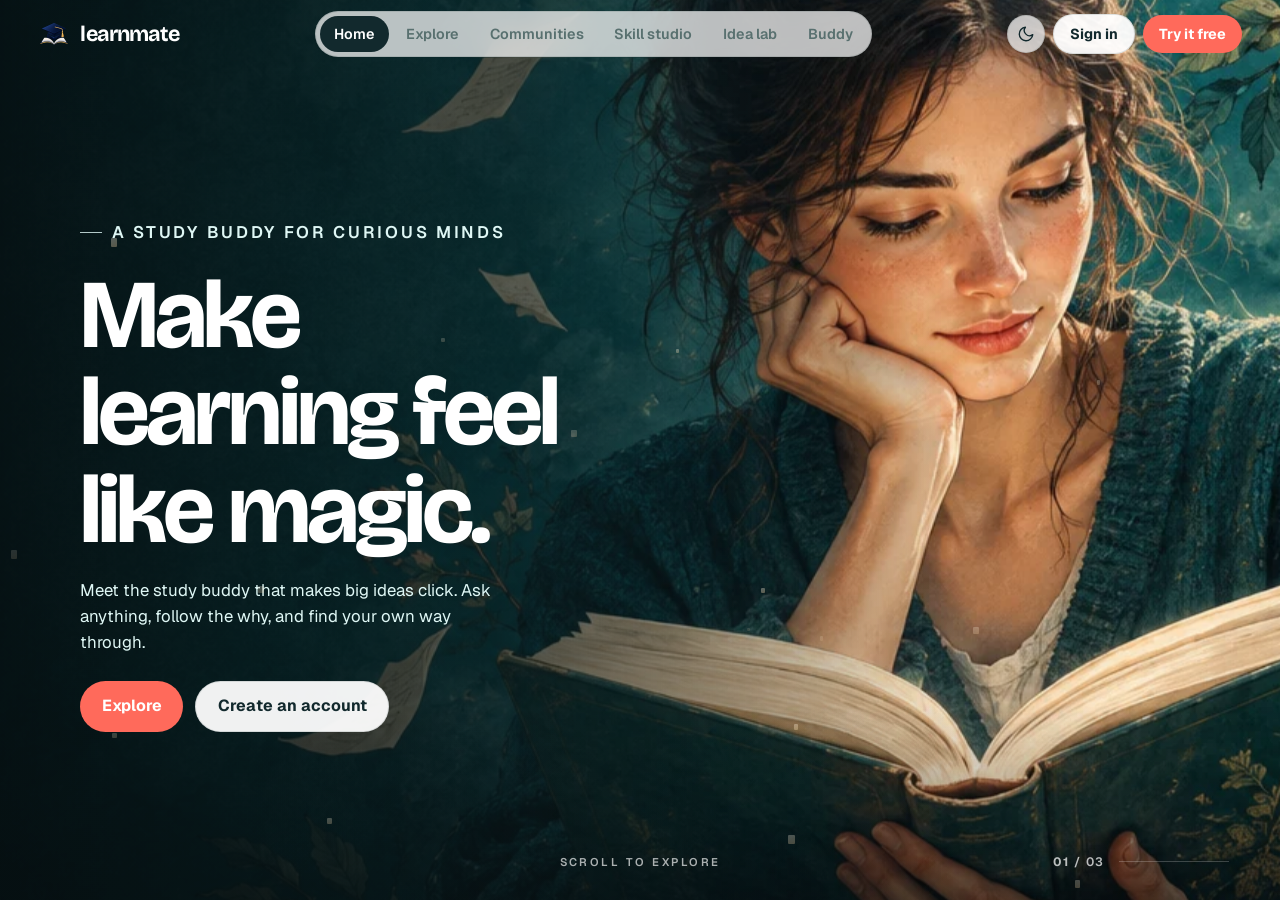
<file: index.html>
<!doctype html>
<html lang="en">
<head>
<meta charset="utf-8"><meta name="viewport" content="width=device-width,initial-scale=1,viewport-fit=cover"><meta name="theme-color" content="#0b6f7a">
<meta name="description" content="LearnMate brings curious minds together to explore, practise new skills, and imagine what comes next.">
<title>LearnMate — learn together, think further</title>
<link rel="preconnect" href="https://fonts.googleapis.com"><link rel="preconnect" href="https://fonts.gstatic.com" crossorigin>
<link href="https://fonts.googleapis.com/css2?family=Bricolage+Grotesque:opsz,wght@12..96,500..800&family=Fredoka:wght@500..700&family=Geist:wght@400..700&family=Nunito:wght@600;700;800&display=swap" rel="stylesheet">
<link rel="icon" id="favicon-ico" href="favicon.ico" sizes="any">
<link rel="icon" id="favicon-32" type="image/png" sizes="32x32" href="assets/favicon-32x32.png">
<link rel="icon" id="favicon-16" type="image/png" sizes="16x16" href="assets/favicon-16x16.png">
<link rel="icon" id="favicon-mark" type="image/png" href="assets/logo-mark.png">
<link rel="apple-touch-icon" id="apple-touch-icon" sizes="180x180" href="assets/apple-touch-icon.png">
<link rel="manifest" href="manifest.json">
<script src="theme.js"></script>
<style>
*{box-sizing:border-box}
:root{--teal:#0b6f7a;--deep:#0a4a52;--ink:#12292d;--cream:#fbf7ee;--coral:#ff6a5b;--mute:#58706f;--line:#12292d1f;--fh:'Bricolage Grotesque','Geist',sans-serif;--fb:'Geist',system-ui,sans-serif}
html,body{height:100%;margin:0;overflow:hidden}
body{font:400 16px/1.55 var(--fb);color:var(--ink);background:var(--cream)}
h1,h2,h3{font-family:var(--fh);margin:0;line-height:1;letter-spacing:-.04em;font-weight:700}
a{color:inherit;text-decoration:none}button,input{font:inherit;color:inherit}
:focus-visible{outline:3px solid var(--coral);outline-offset:3px}
.top{position:fixed;inset:0 0 auto;height:68px;z-index:10;display:flex;align-items:center;justify-content:space-between;gap:16px;padding:0 clamp(16px,3vw,40px)}
.brand{display:flex;align-items:center;gap:10px;font:700 1.35rem var(--fh);letter-spacing:-.04em}
body[data-win=home] .brand{color:#fff}
body[data-win=explore] .brand,
body[data-win=skills] .brand,
body[data-win=buddy] .brand{color:#fff}
.brand-mark{width:32px;height:32px;object-fit:contain;display:block}
nav{display:flex;gap:2px;padding:4px;border-radius:99px;background:#ffffffb8;backdrop-filter:blur(14px);border:1px solid var(--line)}
nav button{border:0;background:none;padding:.5em 1em;border-radius:99px;cursor:pointer;font-weight:600;font-size:.9rem;color:var(--mute);transition:background .2s,color .2s}
nav button:hover{color:var(--ink)}nav button[aria-current=true]{background:var(--ink);color:#fff}
.acct{display:flex;gap:8px;align-items:center}
nav button,.brand,.btn,.tale-ui,.hint{white-space:nowrap}
.btn{display:inline-flex;align-items:center;gap:8px;border:0;border-radius:99px;padding:.75em 1.35em;background:var(--coral);color:#fff;font-weight:700;cursor:pointer;transition:transform .15s}
.btn:hover{transform:translateY(-2px)}.btn.line{background:#fffffff0;color:var(--ink);border:1px solid var(--line)}.btn.sm{padding:.55em 1.1em;font-size:.9rem}
.win{position:absolute;inset:0;padding:96px clamp(16px,4vw,56px) 32px;overflow:auto;opacity:0;visibility:hidden;transform:scale(.985);transition:opacity .28s,transform .28s,visibility 0s .28s}
.win.on{opacity:1;visibility:visible;transform:none;transition:opacity .28s,transform .28s}
.inner{max-width:1120px;margin:0 auto;min-height:100%;display:flex;flex-direction:column;justify-content:center}
.two{display:grid;grid-template-columns:.9fr 1.1fr;gap:clamp(20px,4vw,56px);align-items:center}
.pic{border-radius:24px;overflow:hidden;aspect-ratio:1;max-height:62vh;width:100%}.pic img{width:100%;height:100%;object-fit:cover;display:block}
.win h2{font-size:clamp(36px,5vw,64px);margin-bottom:12px}.lead{color:var(--mute);max-width:46ch;margin-bottom:22px}
/* home */
/* home: real vertical scroll snap with smooth fade-in reveal and pointer depth */
#home{padding:0;background:#060e10;scrollbar-width:none;overflow:hidden}
#home::-webkit-scrollbar{display:none}
.tale{height:100vh;height:100dvh;position:relative;overflow:hidden}
.stage{position:relative;height:100vh;height:100dvh;overflow:hidden;background:#060e10}

.slides-track{
  position:absolute;
  top:0;
  left:0;
  width:100%;
  height:100vh;
  height:100dvh;
  will-change:transform;
}

/* slides stay locked to the full viewport so their container edges never enter
   the screen; only the overscanned .shot image inside slides + blends */
.slide{
  position:absolute;
  inset:0;
  width:100%;
  height:100vh;
  height:100dvh;
  overflow:hidden;
  background:transparent;
  opacity:0;
  z-index:1;
  pointer-events:none;
  transition:opacity 1.05s cubic-bezier(.4,0,.2,1);
  will-change:opacity;
}
/* the outgoing scene stays whole underneath while the next one blends over it */
.slide.prev{
  opacity:1;
  z-index:1;
  transition:opacity 1.05s cubic-bezier(.4,0,.2,1);
}
.slide.active{opacity:1;z-index:2;pointer-events:auto}
/* once a scene is covered it drops out instantly, so returning to it later
   still starts from a clean fade instead of an already-visible layer */
.slide.settled{opacity:0;transition:none}

.shot-frame{
  position:absolute;
  inset:0;
  width:100%;
  height:100%;
  overflow:hidden;
}

.shot{
  position:absolute;
  inset:-18% -10%;
  width:120%;
  height:136%;
  object-fit:cover;
  object-position:70% 50%;
  transform-origin:55% 45%;
  opacity:0;
  filter:blur(8px);
  /* --dir drives vertical offset (9vh < 18vh overscan, so edges never show) */
  transform:translate3d(var(--px,0px),calc(var(--py,0px) + var(--dir,1) * 9vh),0) scale(1.06);
  transition:transform 1.2s cubic-bezier(.22,.68,.18,1),opacity .9s cubic-bezier(.4,0,.2,1),filter .95s cubic-bezier(.22,.68,.18,1);
  will-change:transform,opacity,filter;
  pointer-events:none;
}
/* photo slides in from scroll direction, sharpens, and fades simultaneously */
.slide.active .shot{
  opacity:1;
  filter:blur(0);
  transform:translate3d(var(--px,0px),var(--py,0px),0) scale(1.03);
}
/* outgoing photo softens and drifts opposite to scroll direction */
.slide.prev .shot{
  opacity:.35;
  filter:blur(6px);
  transform:translate3d(var(--px,0px),calc(var(--py,0px) + var(--dir,1) * -5vh),0) scale(1.01);
  transition:transform 1.15s cubic-bezier(.22,.68,.18,1),opacity .75s ease,filter .85s ease;
}

/* ── Landing zoom-out animation (plays once on page load) ── */
@keyframes heroZoomOut{
  0%{transform:scale(1.22);opacity:.7}
  100%{transform:scale(1.045);opacity:1}
}
.slide.landing .shot{
  animation:heroZoomOut 1.6s cubic-bezier(.22,.68,.18,1) both;
  opacity:1;
}
/* Let #home.enter (lmCloseIn + lmRise) drive the landing copy entrance */
.slide.landing .copy{
  opacity:1;visibility:visible;pointer-events:auto;
  transform:translate3d(var(--cx,0px),var(--cy,0px),0);
}
.slide.landing .copy .eyebrow,
.slide.landing .copy h1,
.slide.landing .copy .lead,
.slide.landing .copy .row{
  opacity:1;transform:none;transition:none;
}

.blend{display:none}
/* slide + fade for home story transitions */
@keyframes slideInFromBottom{from{transform:translate3d(0,8vh,0)}to{transform:translate3d(0,0,0)}}
@keyframes slideInFromTop{from{transform:translate3d(0,-8vh,0)}to{transform:translate3d(0,0,0)}}
@keyframes slideOutToTop{from{transform:translate3d(0,0,0)}to{transform:translate3d(0,-8vh,0)}}
@keyframes slideOutToBottom{from{transform:translate3d(0,0,0)}to{transform:translate3d(0,8vh,0)}}
/* --dir drives all directional offsets for text, photos and slides */
.shade{
  position:absolute;
  inset:0;
  z-index:2;
  pointer-events:none;
  background:linear-gradient(90deg,#060e10ee 0,#0a1a1daa 42%,transparent 75%);
}
/* no bottom teal halo — use a pure dark vignette instead */
.slide:after{
  content:"";
  position:absolute;
  left:0;
  right:0;
  bottom:0;
  height:22%;
  z-index:2;
  pointer-events:none;
  background:linear-gradient(transparent,rgba(6,14,16,.55));
}

.dust{
  position:absolute;
  inset:0;
  z-index:4;
  overflow:hidden;
  pointer-events:none;
}
.dust i{
  position:absolute;
  left:var(--x);
  top:var(--y);
  width:var(--s);
  height:calc(var(--s) * 1.3);
  background:linear-gradient(160deg,#fff8ea,#ffd9a8);
  border-radius:1px;
  opacity:var(--o);
  filter:blur(.4px);
  animation:drift var(--d) linear var(--delay) infinite;
}
@keyframes drift{
  from{transform:translate3d(0,0,0) rotate(var(--r))}
  to{transform:translate3d(var(--dx),-130vh,0) rotate(var(--r2))}
}

.copy{
  position:absolute;
  inset:0;
  z-index:3;
  display:flex;
  align-items:center;
  padding:96px clamp(16px,4vw,56px) 40px;
  color:#fff;
  opacity:0;
  visibility:hidden;
  pointer-events:none;
  /* whole copy block slides with the scroll direction */
  transform:translate3d(var(--cx,0px),calc(var(--cy,0px) + var(--dir,1) * 20px),0);
  transition:opacity .55s ease,visibility .55s,transform .85s cubic-bezier(.22,.68,.18,1);
}
.copy .inner{width:100%;max-width:1120px;margin:0 auto}
.copy .eyebrow,
.copy h1,
.copy h2,
.copy .lead,
.copy .row{
  opacity:0;
  /* text elements slide in from scroll direction with staggered delay */
  transform:translate3d(0,calc(var(--dir,1) * 60px),0);
  transition:opacity .85s cubic-bezier(.16,1,.3,1),transform 1.05s cubic-bezier(.22,.68,.18,1);
  will-change:transform,opacity;
}
.slide.active .copy{
  opacity:1;
  visibility:visible;
  pointer-events:auto;
  transform:translate3d(var(--cx,0px),var(--cy,0px),0);
}
.slide.active .copy .eyebrow{
  opacity:1;
  transform:translate3d(0,0,0);
  transition-delay:.1s;
}
.slide.active .copy h1,
.slide.active .copy h2{
  opacity:1;
  transform:translate3d(0,0,0);
  transition-delay:.2s;
}
.slide.active .copy .lead{
  opacity:1;
  transform:translate3d(0,0,0);
  transition-delay:.32s;
}
.slide.active .copy .row{
  opacity:1;
  transform:translate3d(0,0,0);
  transition-delay:.44s;
  pointer-events:auto;
}
/* outgoing text glides smoothly in the scroll direction */
.slide.prev .copy{
  opacity:0;
  visibility:visible;
  pointer-events:none;
  transition:opacity .48s cubic-bezier(.4,0,.2,1),visibility .48s;
}
.slide.prev .copy .eyebrow,
.slide.prev .copy h1,
.slide.prev .copy h2,
.slide.prev .copy .lead,
.slide.prev .copy .row{
  opacity:0;
  transform:translate3d(0,calc(var(--dir,1) * -28px),0);
  transition:opacity .4s ease,transform .48s cubic-bezier(.4,0,.2,1);
  transition-delay:0s;
}

.copy h1,.copy h2{font-size:clamp(44px,7.6vw,100px);max-width:9ch;margin:0 0 18px}
.copy p{max-width:38ch;color:#dff7f5;font-size:1.05rem;margin:0 0 26px}
.eyebrow{display:flex;align-items:center;gap:10px;margin:0 0 20px;color:#9fe9e2;font:600 .8rem/1 var(--fb);letter-spacing:.16em;text-transform:uppercase}
.eyebrow:before{content:"";width:22px;height:1px;background:currentColor;opacity:.8}
.tale-ui{position:absolute;right:clamp(16px,4vw,56px);bottom:32px;z-index:6;display:flex;align-items:center;gap:14px;color:#ffffffb8;font:600 .76rem/1 var(--fb);letter-spacing:.12em;cursor:pointer;pointer-events:auto;user-select:none;transition:color .2s}
.tale-ui:hover{color:#fff}
.tline{width:110px;height:1px;background:#ffffff36;overflow:hidden}
.tline i{display:block;height:100%;background:#fff;transform:scaleX(0);transform-origin:0 50%;transition:transform .8s cubic-bezier(.16,1,.3,1)}
.hint{position:absolute;left:50%;bottom:32px;z-index:6;transform:translateX(-50%);margin:0;color:#ffffffa8;font:600 .7rem/1 var(--fb);letter-spacing:.22em;text-transform:uppercase;cursor:pointer;pointer-events:auto;user-select:none;transition:opacity .4s ease,color .2s,transform .3s ease}
.hint:hover{color:#fff}
.row{display:flex;gap:12px;flex-wrap:wrap}
/* explore page with interstellar backdrop */
#explore{
  position:absolute;
  inset:0;
  padding:88px clamp(16px,3vw,44px) 56px;
  overflow-y:auto;
  overflow-x:hidden;
  background:#03070d;
  color:#fff;
  scrollbar-width:thin;
  scrollbar-color:rgba(255,190,100,0.3) transparent;
}
#explore::-webkit-scrollbar{width:8px}
#explore::-webkit-scrollbar-track{background:transparent}
#explore::-webkit-scrollbar-thumb{background:rgba(255,190,100,0.25);border-radius:99px}
#explore::-webkit-scrollbar-thumb:hover{background:rgba(255,190,100,0.45)}
.explore-backdrop{
  position:fixed;
  inset:0;
  z-index:0;
  pointer-events:none;
  overflow:hidden;
}
.explore-bg-img{
  position:absolute;
  top:0;
  left:0;
  width:100%;
  height:130vh;
  object-fit:cover;
  object-position:center 20%;
  transform:scale(1.08);
  filter:brightness(0.9) contrast(1.12);
  will-change:transform;
}
.explore-backdrop:after{
  content:"";
  position:absolute;
  inset:0;
  background:radial-gradient(circle at 50% 20%,rgba(0,0,0,0.1) 0%,rgba(3,7,13,0.58) 50%,rgba(2,5,9,0.94) 100%),
              linear-gradient(180deg,rgba(3,7,12,0.25) 0%,rgba(2,5,9,0.7) 35%,rgba(2,4,8,0.96) 90%);
}
#explore .inner{
  position:relative;
  z-index:2;
  max-width:1420px;
  margin:0 auto;
  min-height:auto;
  justify-content:flex-start;
}
#explore h2{
  color:#fff;
  font-size:clamp(36px,4.5vw,56px);
  text-shadow:0 4px 18px rgba(0,0,0,0.8);
}
#explore .lead{
  color:rgba(255,255,255,0.78);
  font-size:1.05rem;
  max-width:54ch;
  text-shadow:0 2px 10px rgba(0,0,0,0.7);
  margin-bottom:20px;
}
#explore .cards{
  display:grid;
  grid-template-columns:repeat(3,1fr);
  gap:18px;
  margin-bottom:34px;
}
#explore .card{
  position:relative;
  border:1px solid rgba(255,215,140,0.22);
  padding:0;
  border-radius:22px;
  overflow:hidden;
  cursor:pointer;
  height:210px;
  max-height:none;
  aspect-ratio:auto;
  width:100%;
  text-align:left;
  background:var(--deep);
  box-shadow:0 12px 30px rgba(0,0,0,0.5),0 0 20px rgba(255,180,80,0.1);
  transition:transform .24s cubic-bezier(.2,.8,.3,1),border-color .24s,box-shadow .24s;
}
#explore .card:hover{
  transform:translateY(-4px) scale(1.01);
  border-color:rgba(255,215,140,0.6);
  box-shadow:0 16px 36px rgba(0,0,0,0.6),0 0 26px rgba(255,180,80,0.22);
}
#explore .card img{
  position:absolute;
  inset:0;
  width:100%;
  height:100%;
  object-fit:cover;
}
#explore .card span{
  position:absolute;
  inset:auto 0 0;
  padding:26px 18px 18px;
  color:#fff;
  font:700 1.3rem/1.15 var(--fh);
  letter-spacing:-.03em;
  background:linear-gradient(180deg,transparent 0%,rgba(3,7,14,0.85) 60%,rgba(2,5,10,0.98) 100%);
}
#explore .card small{
  display:block;
  font:400 .85rem var(--fb);
  opacity:.85;
  margin-top:4px;
}

/* Explore Rabbit Hole Grid (5 rows x 6 columns) */
.grid-section{
  margin-top:16px;
}
.grid-header{
  display:flex;
  align-items:flex-end;
  justify-content:space-between;
  gap:16px;
  margin-bottom:18px;
  padding-bottom:12px;
  border-bottom:1px solid rgba(255,255,255,0.12);
}
.grid-title{
  font-family:var(--fh);
  font-size:clamp(22px,2.4vw,32px);
  margin:0 0 4px;
  letter-spacing:-0.03em;
  color:#fff;
  text-shadow:0 2px 12px rgba(0,0,0,0.7);
}
.grid-sub{
  margin:0;
  color:rgba(255,255,255,0.7);
  font-size:0.92rem;
}
.grid-badge{
  padding:5px 14px;
  border-radius:99px;
  background:rgba(255,190,100,0.14);
  border:1px solid rgba(255,190,100,0.3);
  color:#ffca7a;
  font-size:0.8rem;
  font-weight:600;
  letter-spacing:0.04em;
  white-space:nowrap;
}
.rabbit-grid{
  display:grid;
  grid-template-columns:repeat(6,1fr);
  gap:12px;
  min-height:480px;
  transition:opacity .22s ease;
}
.r-frame{
  display:flex;
  flex-direction:column;
  justify-content:space-between;
  padding:15px 14px;
  min-height:148px;
  border-radius:15px;
  border:1px solid rgba(255,220,160,0.16);
  background:rgba(10,20,30,0.62);
  backdrop-filter:blur(14px);
  color:#fff;
  text-align:left;
  cursor:pointer;
  transition:transform .2s cubic-bezier(.2,.8,.3,1),border-color .2s,box-shadow .2s,background .2s;
  position:relative;
  overflow:hidden;
}
.r-frame:hover{
  transform:translateY(-3px);
  border-color:rgba(255,205,120,0.65);
  background:rgba(18,32,46,0.8);
  box-shadow:0 12px 24px rgba(0,0,0,0.45),0 0 16px rgba(255,185,90,0.18);
}
.r-badge{
  align-self:flex-start;
  font-size:0.68rem;
  font-weight:700;
  text-transform:uppercase;
  letter-spacing:0.08em;
  padding:3px 8px;
  border-radius:6px;
  background:rgba(255,185,90,0.14);
  color:#ffca7a;
  border:1px solid rgba(255,185,90,0.26);
  margin-bottom:8px;
}
.r-title{
  font-family:var(--fh);
  font-size:1rem;
  font-weight:700;
  line-height:1.25;
  letter-spacing:-0.02em;
  color:#fff;
  margin-bottom:6px;
}
.r-desc{
  font-size:0.8rem;
  line-height:1.38;
  color:rgba(255,255,255,0.72);
  margin-bottom:10px;
  display:-webkit-box;
  -webkit-line-clamp:3;
  -webkit-box-orient:vertical;
  overflow:hidden;
}
.r-footer{
  display:flex;
  align-items:center;
  justify-content:space-between;
  font-size:0.75rem;
  font-weight:600;
  color:#ffca7a;
  opacity:0.85;
  margin-top:auto;
}
.r-frame:hover .r-footer{
  opacity:1;
  color:#ffe0a8;
}

/* Empty frame placeholders */
.r-frame.empty{
  border:1px dashed rgba(255,255,255,0.22);
  background:rgba(8,16,24,0.36);
  cursor:pointer;
}
.r-frame.empty:hover{
  transform:translateY(-2px);
  border-color:rgba(255,220,160,0.45);
  background:rgba(14,24,34,0.52);
  box-shadow:0 8px 18px rgba(0,0,0,0.3);
}
.r-frame.empty .r-badge{
  background:rgba(255,255,255,0.08);
  color:rgba(255,255,255,0.65);
  border-color:rgba(255,255,255,0.16);
}
.r-frame.empty .r-title{
  color:rgba(255,255,255,0.7);
}
.r-frame.empty .r-desc{
  color:rgba(255,255,255,0.42);
}
.r-frame.empty .r-footer{
  color:rgba(255,255,255,0.45);
}

/* Pagination bar */
.pagination-bar{
  display:flex;
  align-items:center;
  justify-content:center;
  gap:10px;
  margin:32px auto 16px;
  padding:12px 20px;
  border-radius:99px;
  background:rgba(8,16,24,0.68);
  border:1px solid rgba(255,215,140,0.2);
  backdrop-filter:blur(14px);
  width:fit-content;
}
.page-btn{
  border:1px solid rgba(255,255,255,0.16);
  background:rgba(255,255,255,0.08);
  color:#fff;
  border-radius:99px;
  padding:7px 16px;
  font-size:0.86rem;
  font-weight:600;
  cursor:pointer;
  transition:all .18s;
  display:inline-flex;
  align-items:center;
  gap:6px;
}
.page-btn:hover:not(:disabled){
  background:rgba(255,190,100,0.24);
  border-color:rgba(255,190,100,0.5);
  color:#ffda94;
  transform:translateY(-1px);
}
.page-btn:disabled{
  opacity:0.32;
  cursor:not-allowed;
  transform:none;
}
.page-indicator{
  padding:0 12px;
  font-size:0.88rem;
  color:rgba(255,255,255,0.85);
  font-weight:500;
}
.page-indicator b{
  color:#ffbe6a;
}

@media(max-width:1300px){
  .rabbit-grid{grid-template-columns:repeat(4,1fr)}
}
@media(max-width:960px){
  .rabbit-grid{grid-template-columns:repeat(3,1fr)}
  #explore .cards{grid-template-columns:1fr}
}
@media(max-width:640px){
  .rabbit-grid{grid-template-columns:repeat(2,1fr)}
  .grid-header{flex-direction:column;align-items:flex-start}
  .pagination-bar{width:100%;justify-content:space-between;gap:6px;padding:10px 14px}
  .page-btn{padding:6px 10px;font-size:0.78rem}
}
.card,.pic{transform-style:preserve-3d;will-change:transform;transition:transform .16s cubic-bezier(.2,.7,.3,1)}
.card img,.pic img{will-change:transform;transition:transform .22s cubic-bezier(.2,.7,.3,1)}
/* Skill Studio with Focus statue backdrop */
#skills{
  position:absolute;
  inset:0;
  padding:88px clamp(16px,4vw,48px) 40px;
  overflow-y:auto;
  overflow-x:hidden;
  background:#020202;
  color:#fff;
  scrollbar-width:thin;
  scrollbar-color:rgba(255,255,255,0.2) transparent;
}
#skills::-webkit-scrollbar{width:8px}
#skills::-webkit-scrollbar-track{background:transparent}
#skills::-webkit-scrollbar-thumb{background:rgba(255,255,255,0.2);border-radius:99px}
#skills::-webkit-scrollbar-thumb:hover{background:rgba(255,255,255,0.35)}

.skills-backdrop{
  position:fixed;
  inset:0;
  z-index:0;
  pointer-events:none;
  overflow:hidden;
}
.skills-bg-img{
  position:absolute;
  top:0;
  left:0;
  width:100%;
  height:100%;
  object-fit:cover;
  object-position:center center;
  transform:scale(1.05);
  filter:brightness(0.92) contrast(1.08);
  will-change:transform;
  transition:transform 0.25s cubic-bezier(.2,.8,.3,1);
}
.skills-backdrop:after{
  content:"";
  position:absolute;
  inset:0;
  background:radial-gradient(circle at 50% 50%, rgba(0,0,0,0.15) 0%, rgba(0,0,0,0.55) 60%, rgba(0,0,0,0.85) 100%),
              linear-gradient(180deg, rgba(0,0,0,0.6) 0%, rgba(0,0,0,0.15) 35%, rgba(0,0,0,0.45) 70%, rgba(0,0,0,0.85) 100%);
}

.skills-inner{
  position:relative;
  z-index:2;
  max-width:740px;
  margin:0 auto;
  min-height:100%;
  display:flex;
  flex-direction:column;
  justify-content:center;
}
.skills-console{
  background:rgba(8, 8, 10, 0.68);
  backdrop-filter:blur(22px);
  -webkit-backdrop-filter:blur(22px);
  border:1px solid rgba(255, 255, 255, 0.16);
  border-radius:26px;
  padding:clamp(26px, 4vw, 42px);
  box-shadow:0 24px 64px rgba(0,0,0,0.75), 0 0 40px rgba(255,255,255,0.03);
  color:#fff;
}
.skills-badge{
  display:inline-flex;
  align-items:center;
  gap:8px;
  padding:4px 12px;
  border-radius:99px;
  background:rgba(255,255,255,0.1);
  border:1px solid rgba(255,255,255,0.18);
  color:rgba(255,255,255,0.85);
  font:600 .76rem var(--fb);
  letter-spacing:.08em;
  text-transform:uppercase;
  margin-bottom:14px;
}
.skills-console h2{
  font-size:clamp(28px, 3.5vw, 44px);
  color:#fff;
  letter-spacing:-.03em;
  margin:0 0 8px;
  text-shadow:0 2px 14px rgba(0,0,0,0.6);
}
.skills-console .lead{
  color:rgba(255,255,255,0.72);
  margin:0 0 20px;
  font-size:0.96rem;
}
.skills-console .chips{
  display:flex;
  gap:8px;
  flex-wrap:wrap;
  margin-bottom:18px;
}
.skills-console .chip{
  border:1px solid rgba(255,255,255,0.18);
  background:rgba(255,255,255,0.07);
  color:rgba(255,255,255,0.85);
  padding:.45em 1.15em;
  border-radius:99px;
  font-weight:600;
  cursor:pointer;
  transition:all .18s;
}
.skills-console .chip:hover{
  background:rgba(255,255,255,0.16);
  color:#fff;
}
.skills-console .chip[aria-selected=true]{
  background:#fff;
  color:#09090b;
  border-color:#fff;
  box-shadow:0 4px 14px rgba(255,255,255,0.25);
}
.skills-card{
  background:rgba(255,255,255,0.04);
  border:1px solid rgba(255,255,255,0.1);
  border-radius:18px;
  padding:20px;
  margin-bottom:18px;
}
.skills-card h3{
  color:#fff;
  font-size:1.45rem;
  margin:0 0 6px;
  letter-spacing:-.02em;
}
.skills-summary{
  color:rgba(255,255,255,0.75);
  margin:0 0 14px;
  font-size:0.92rem;
}
.skills-console .prompt{
  margin:0;
  padding:14px 16px;
  background:rgba(255,255,255,0.06);
  border-left:4px solid #fff;
  border-radius:4px 12px 12px 4px;
  color:#fff;
  font-weight:600;
  font-size:0.96rem;
}
.skills-console .bar{
  height:8px;
  border-radius:99px;
  background:rgba(255,255,255,0.12);
  overflow:hidden;
  margin:16px 0 6px;
}
.skills-console .bar i{
  display:block;
  height:100%;
  background:linear-gradient(90deg, #d4d4d8, #ffffff);
  box-shadow:0 0 10px rgba(255,255,255,0.5);
  transition:width .45s ease;
}
.skills-console .meta{
  display:flex;
  justify-content:space-between;
  color:rgba(255,255,255,0.65);
  font-size:.86rem;
  margin-bottom:18px;
}
.skills-console .btn{
  background:#fff;
  color:#09090b;
  font-weight:700;
  padding:.75em 1.6em;
  border-radius:99px;
  box-shadow:0 6px 18px rgba(255,255,255,0.18);
  transition:all .18s;
}
.skills-console .btn:hover{
  background:#f4f4f5;
  transform:translateY(-2px);
  box-shadow:0 8px 24px rgba(255,255,255,0.28);
}

/* communities, skills, ideas */
.chips{display:flex;gap:6px;flex-wrap:wrap;margin-bottom:10px}
.chip{border:1px solid var(--line);background:#fff8;border-radius:99px;padding:.4em 1em;cursor:pointer;font-weight:600;font-size:.88rem}
.chip[aria-pressed=true],.chip[aria-selected=true]{background:var(--ink);color:#fff;border-color:var(--ink)}
.thread{display:flex;justify-content:space-between;align-items:center;gap:16px;padding:16px 0;border-top:1px solid var(--line)}
.thread[hidden]{display:none}.thread b{display:block;font:600 1.15rem/1.25 var(--fh);letter-spacing:-.02em}.thread small{color:var(--mute)}
.join{flex:none;border:1px solid var(--ink);background:none;border-radius:99px;padding:.45em 1em;font-weight:600;cursor:pointer}.join[aria-pressed=true]{background:var(--teal);border-color:var(--teal);color:#fff}
.prompt{padding:14px 16px;border-left:4px solid var(--coral);background:#fff9;border-radius:4px 12px 12px 4px;font-weight:600;margin:14px 0}
.bar{height:8px;border-radius:9px;background:#12292d14;overflow:hidden;margin:14px 0 6px}.bar i{display:block;height:100%;background:var(--coral);transition:width .45s}
.meta{display:flex;justify-content:space-between;color:var(--mute);font-size:.88rem;margin-bottom:16px}
.seed{display:flex;gap:8px;margin:6px 0 14px}.seed input,.send input{flex:1;min-width:0;border:1px solid var(--line);background:#fffc;border-radius:99px;padding:.75em 1.1em}
.out{padding:18px;border-radius:18px;background:#fffc;font:600 1.15rem/1.4 var(--fh);letter-spacing:-.02em;margin:10px 0 14px;min-height:92px}
.wall{display:flex;gap:8px;flex-wrap:wrap;margin-top:14px}.wall span{background:#fff;border-radius:12px;padding:.5em .8em;font-size:.88rem}
/* buddy */
.buddy-bg{position:absolute;inset:0;z-index:0;overflow:hidden;pointer-events:none}
.buddy-bg img{position:absolute;inset:-6%;width:112%;height:112%;object-fit:cover;object-position:50% 42%;display:block;transform:translate3d(var(--bx,0px),var(--by,0px),0) scale(1.03);transition:transform .9s cubic-bezier(.16,1,.3,1);will-change:transform}
.buddy-bg:after{content:"";position:absolute;inset:0;background:linear-gradient(90deg,rgba(18,10,6,.9) 0%,rgba(18,10,6,.72) 46%,rgba(18,10,6,.34) 100%)}
#buddy{background:#170f09!important;color:#fff}
#buddy .inner{position:relative;z-index:1}
#buddy h2{color:#fff}
#buddy .lead{color:#f3d9c7}
#buddy .chat{height:min(46vh,360px);overflow:auto;display:flex;flex-direction:column;gap:10px;padding:4px 2px 12px}
#buddy .m.u{align-self:flex-end;background:#ff8a5c;border-color:#ff8a5c;color:#1a0f08}
#buddy .m.b{align-self:flex-start;background:rgba(255,255,255,.14);border:1px solid rgba(255,255,255,.24);color:#fff;backdrop-filter:blur(8px)}
#buddy .send input{background:rgba(255,255,255,.14);border-color:rgba(255,255,255,.3);color:#fff}
#buddy .send input::placeholder{color:rgba(255,255,255,.7)}
#buddy .send .btn{background:var(--coral)}
/* buddy */
.chat{height:min(46vh,360px);overflow:auto;display:flex;flex-direction:column;gap:10px;padding:4px 2px 12px}
.m{max-width:85%;padding:.65em 1em;border-radius:16px}.m.u{align-self:flex-end;background:var(--ink);color:#fff}.m.b{align-self:flex-start;background:#fff;border:1px solid var(--line)}
.send{display:flex;gap:8px}
/* theme toggle */
.theme-toggle{display:grid;place-items:center;width:38px;height:38px;flex:none;border-radius:50%;border:1px solid var(--line);background:#ffffffb8;color:var(--ink);cursor:pointer;backdrop-filter:blur(14px);transition:transform .15s,background .2s,color .2s}
.theme-toggle:hover{transform:translateY(-1px)}
.theme-toggle svg{width:18px;height:18px;fill:none;stroke:currentColor;stroke-width:1.8;stroke-linecap:round;stroke-linejoin:round}
.theme-toggle .ic-sun{display:none}
[data-mode=dark] .theme-toggle .ic-sun{display:block}
[data-mode=dark] .theme-toggle .ic-moon{display:none}
/* dark mode */
[data-mode=dark]{--teal:#3fc4cf;--deep:#062a2f;--ink:#e8f3f1;--cream:#0d1a1c;--coral:#ff7c6d;--mute:#9ab3b0;--line:#ffffff1f;color-scheme:dark}
[data-mode=dark] body{background:var(--cream)}
[data-mode=dark] nav{background:#132528cc;border-color:#ffffff1f}
[data-mode=dark] nav button{color:var(--mute)}
[data-mode=dark] nav button:hover{color:var(--ink)}
[data-mode=dark] nav button[aria-current=true]{background:var(--ink);color:#0d1a1c}
[data-mode=dark] .btn.line{background:#ffffff0f;color:var(--ink);border-color:#ffffff24}
[data-mode=dark] .theme-toggle{background:#ffffff0f;border-color:#ffffff24}
[data-mode=dark] .chip{background:#ffffff0f;border-color:#ffffff24}
[data-mode=dark] .prompt{background:#ffffff0a}
[data-mode=dark] .bar{background:#ffffff14}
[data-mode=dark] .seed input,[data-mode=dark] .send input{background:#ffffff0f;border-color:#ffffff24;color:var(--ink)}
[data-mode=dark] .out{background:#ffffff0a}
[data-mode=dark] .wall span{background:#ffffff12}
[data-mode=dark] .m.b{background:#ffffff10;border-color:#ffffff1f}
[data-mode=dark] .join[aria-pressed=true]{color:#062a2f}
[data-mode=dark] .chip[aria-pressed=true],[data-mode=dark] .chip[aria-selected=true]{background:var(--ink);border-color:var(--ink);color:#0d1a1c}
[data-mode=dark] .m.u{color:#0d1a1c}
[data-mode=dark] #communities{background:#0f2523!important}
[data-mode=dark] #ideas{background:#241714!important}
/* dark buddy background now follows the Mars image */
[data-mode=dark] #home .shade{background:linear-gradient(90deg,#060e10e6 0,#0a1518cc 45%,#060e1022 82%)}
[data-mode=dark] ::placeholder{color:var(--mute)}
/* exit into sign in / sign up: the hero smoothly desaturates into black and white,
   the copy clears, then auth.html picks up the same photo and slides it into its column */
#home{transition:background-color .6s ease}
body.leaving{pointer-events:none}
body.leaving .win{transition:opacity .35s ease}
body.leaving #home{background:#0a0e10}
[data-mode=dark] body.leaving #home{background:#0f1012}
body.leaving #home .shot{
  filter:grayscale(1) contrast(1.06);
  transition:filter .65s cubic-bezier(.22,1,.36,1)!important;
}
[data-mode=dark] body.leaving #home .shot{
  filter:grayscale(1) contrast(1.06) brightness(.8);
  transition:filter .65s cubic-bezier(.22,1,.36,1)!important;
}
body.leaving #home .shade,
body.leaving #home .stage:after,
body.leaving #home .slide:after,
body.leaving #home .dust{
  opacity:0;
  transition:opacity .55s ease;
}
body.leaving .win .inner{opacity:0;transform:translateY(-12px);transition:opacity .32s ease,transform .38s ease}
body.leaving .top{opacity:0;transform:translateY(-14px);transition:opacity .32s ease,transform .38s ease}
body.leaving .tale-ui,
body.leaving .hint{opacity:0;transition:opacity .28s ease}
/* window entrance animations */
@keyframes lmCloseIn{from{opacity:0;filter:blur(8px);transform:translateX(var(--dx,0)) scale(1.12)}to{opacity:1;filter:blur(0);transform:none}}
@keyframes lmRise{from{opacity:0;transform:translateY(14px)}to{opacity:1;transform:none}}
@keyframes lmWipe{from{opacity:.15;clip-path:inset(0 100% 0 0)}to{opacity:1;clip-path:inset(0 0 0 0)}}
@keyframes lmFade{from{opacity:0}to{opacity:1}}
@keyframes lmFocusIn{from{opacity:0;filter:blur(20px) saturate(.6) brightness(1.12);scale:1.12}to{opacity:1;filter:blur(0) saturate(1) brightness(1);scale:1}}
#home h1 .word{display:inline-block;white-space:nowrap}
#home h1 .ltr{display:inline-block;transform-origin:50% 100%}
#home.enter h1 .ltr{animation:lmCloseIn .9s cubic-bezier(.16,.84,.3,1) both;animation-delay:var(--ld,0ms)}
#home.enter p{animation:lmRise .7s cubic-bezier(.2,.7,.2,1) both .55s}
#home.enter .row{animation:lmRise .7s cubic-bezier(.2,.7,.2,1) both .72s}
.win.enter h2{animation:lmWipe .85s cubic-bezier(.2,.7,.2,1) both;animation-delay:var(--d,0ms)}
.win.enter h3,.win.enter .lead{animation:lmRise .7s cubic-bezier(.2,.7,.2,1) both;animation-delay:var(--d,0ms)}
.win.enter :is(.chips,.thread,.prompt,.bar,.meta,.seed,.out,.wall,.chat,.send,.btn){animation:lmRise .65s cubic-bezier(.2,.7,.2,1) both;animation-delay:var(--d,0ms)}
.win.enter .pic,.win.enter .card{animation:lmFade .9s ease both;animation-delay:var(--d,0ms)}
#home.enter .btn{animation:none}
#explore.enter .lead{animation:lmWipe .9s cubic-bezier(.2,.7,.2,1) both .18s}
#explore.enter .card span{animation:lmRise .7s cubic-bezier(.2,.7,.2,1) both .55s}
#explore.enter .card img{animation:lmFocusIn 1.15s cubic-bezier(.22,.61,.36,1) both;animation-delay:calc(var(--d,0ms) + 120ms)}
.mob-menu-btn{display:none;align-items:center;justify-content:center;width:38px;height:38px;flex:none;border-radius:50%;border:1px solid var(--line);background:#ffffffb8;color:var(--ink);cursor:pointer;backdrop-filter:blur(14px);-webkit-backdrop-filter:blur(14px);transition:transform .15s,background .2s,color .2s}
.mob-menu-btn:hover{transform:translateY(-1px)}
.mob-menu-btn svg{width:19px;height:19px;fill:none;stroke:currentColor;stroke-width:2;stroke-linecap:round;stroke-linejoin:round}
[data-mode=dark] .mob-menu-btn{background:#132528cc;border-color:#ffffff24;color:var(--ink)}

/* ── Mobile Aero Sidebar Drawer ── */
.mob-backdrop{
  position:fixed;inset:0;z-index:48;background:rgba(4,10,12,.38);
  backdrop-filter:blur(4px);-webkit-backdrop-filter:blur(4px);
  opacity:0;visibility:hidden;pointer-events:none;
  transition:opacity .32s ease,visibility 0s .32s;
}
.mob-backdrop.on{opacity:1;visibility:visible;pointer-events:auto;transition:opacity .32s ease}
.mob-drawer{
  position:fixed;top:0;right:0;bottom:0;z-index:49;
  width:min(310px,84vw);
  padding:max(18px,env(safe-area-inset-top)) 20px max(24px,env(safe-area-inset-bottom));
  display:flex;flex-direction:column;gap:14px;overflow-y:auto;
  background:rgba(255,255,255,.76);
  color:#12292d;
  border-left:1px solid rgba(255,255,255,.55);
  box-shadow:-16px 0 48px rgba(6,16,18,.22);
  backdrop-filter:blur(26px) saturate(165%);
  -webkit-backdrop-filter:blur(26px) saturate(165%);
  transform:translate3d(100%,0,0);visibility:hidden;pointer-events:none;
  transition:transform .38s cubic-bezier(.22,1,.36,1),visibility 0s .38s,background .3s ease,color .3s ease;
}
.mob-drawer.on{transform:translate3d(0,0,0);visibility:visible;pointer-events:auto;transition:transform .38s cubic-bezier(.22,1,.36,1),background .3s ease,color .3s ease}
[data-mode=dark] .mob-drawer{
  background:rgba(10,20,23,.76);
  color:#eef6f5;
  border-left-color:rgba(255,255,255,.14);
  box-shadow:-16px 0 48px rgba(0,0,0,.55);
}
.mob-drawer-top{display:flex;align-items:center;justify-content:space-between;gap:12px}
.mob-close{
  display:grid;place-items:center;width:38px;height:38px;border-radius:50%;
  border:1px solid rgba(18,41,45,.15);background:rgba(255,255,255,.45);
  color:inherit;cursor:pointer;transition:background .2s,transform .15s;
}
.mob-close:hover{background:rgba(255,255,255,.75);transform:scale(1.04)}
.mob-close svg{width:18px;height:18px;fill:none;stroke:currentColor;stroke-width:2;stroke-linecap:round}
[data-mode=dark] .mob-close{border-color:rgba(255,255,255,.18);background:rgba(255,255,255,.08)}
[data-mode=dark] .mob-close:hover{background:rgba(255,255,255,.16)}
.mob-drawer .theme-toggle{
  background:rgba(255,255,255,.5);border-color:rgba(18,41,45,.15);color:inherit;
}
[data-mode=dark] .mob-drawer .theme-toggle{
  background:rgba(255,255,255,.08);border-color:rgba(255,255,255,.18);color:inherit;
}
.mob-try{
  width:100%;justify-content:center;padding:.82em 1.2em;font-size:.96rem;
  box-shadow:0 8px 20px rgba(255,106,91,.28);
}
.mob-tabs{display:flex;flex-direction:column;margin-top:2px}
.mob-tabs button{
  display:flex;align-items:center;justify-content:space-between;width:100%;
  border:0;background:transparent;color:inherit;text-align:left;cursor:pointer;
  padding:15px 8px;font:600 1.05rem/1.2 var(--fh);letter-spacing:-.02em;
  border-bottom:1px solid rgba(18,41,45,.12);
  transition:color .2s,padding-left .2s,background .2s;
}
[data-mode=dark] .mob-tabs button{border-bottom-color:rgba(255,255,255,.12)}
.mob-tabs button:last-child{border-bottom:0}
.mob-tabs button:hover{padding-left:14px}
.mob-tabs button[aria-current=true]{color:var(--coral);font-weight:700}
.mob-tabs button:after{content:"\203A";font-size:1.2rem;opacity:.45;transition:transform .2s,opacity .2s}
.mob-tabs button[aria-current=true]:after{opacity:1;transform:translateX(2px)}

@media(max-width:900px){
  .top{height:60px;padding:0 14px;gap:8px}
  .brand{font-size:1.15rem;gap:7px}
  .brand-mark{width:26px;height:26px}
  .top nav{display:none}
  .acct{gap:8px}
  .acct .theme-toggle,#su{display:none}
  .acct .btn.sm{padding:.44em .85em;font-size:.82rem}
  .mob-menu-btn{display:inline-flex}
  .win{padding:76px 16px calc(28px + env(safe-area-inset-bottom))}
  #explore,#skills{padding:76px 16px calc(36px + env(safe-area-inset-bottom))}
  .two{grid-template-columns:1fr}.pic{display:none}
  .win h2{font-size:clamp(30px,8vw,46px)}
  #explore .cards{grid-template-columns:1fr;gap:12px;margin-bottom:24px}
  #explore .card{height:132px}
  #explore .card span{padding:18px 16px 14px;font-size:1.15rem;background:linear-gradient(180deg,transparent 0%,rgba(3,7,14,.78) 45%,rgba(2,5,10,.96) 100%)}
  .skills-console{padding:22px 18px;border-radius:22px}
  #buddy .chat{height:min(46dvh,340px)}
  .copy{align-items:flex-end;padding:72px 20px calc(74px + env(safe-area-inset-bottom))}
  .copy h1,.copy h2{font-size:clamp(32px,9vw,48px);max-width:11ch;margin-bottom:10px}
  .copy p{font-size:.94rem;margin-bottom:18px}
  .eyebrow{margin-bottom:10px;font-size:.7rem}
  .shade{background:linear-gradient(180deg,rgba(6,14,16,.1) 0%,rgba(6,14,16,.2) 36%,rgba(6,14,16,.76) 66%,rgba(6,14,16,.94) 100%)}
  .slide[data-slide="0"] .shot{object-position:70% 22%}
  .slide[data-slide="1"] .shot{object-position:63% 28%}
  .slide[data-slide="2"] .shot{object-position:50% 34%}
  .tale-ui{right:18px;bottom:max(22px,env(safe-area-inset-bottom));font-size:.72rem;gap:10px}
  .tline{width:64px}
  .hint{left:18px;transform:none;bottom:max(22px,env(safe-area-inset-bottom));font-size:.66rem;letter-spacing:.16em}
}
@media(max-width:600px){
  .rabbit-grid{grid-template-columns:repeat(2,1fr);gap:10px}
  .r-frame{min-height:136px;padding:12px}
  .seed,.send{gap:6px}
  .seed input,.send input{font-size:16px;padding:.65em .95em}
  .row .btn,.seed .btn,.send .btn{padding:.68em 1.15em;font-size:.9rem}
}
@media(max-width:420px){
  .acct .btn.line.sm{padding:.42em .74em;font-size:.78rem}
  .rabbit-grid{grid-template-columns:1fr}
}
@media(max-width:900px){[data-mode=dark] #home .shade{background:linear-gradient(180deg,rgba(6,14,16,.14) 0%,rgba(6,14,16,.26) 36%,rgba(6,14,16,.8) 66%,rgba(6,14,16,.96) 100%)}}
@media(prefers-reduced-motion:reduce){*{transition:none!important;animation:none!important}}
/* between phone and wide desktop the full header needs a tighter rhythm */
@media(max-width:1240px) and (min-width:901px){
  .top{gap:10px;padding:0 18px}
  .brand{font-size:1.2rem;gap:8px}
  .brand-mark{width:28px;height:28px}
  nav{gap:0;padding:3px}
  nav button{padding:.45em .7em;font-size:.82rem}
  .acct{gap:6px}
  .acct .btn.sm{padding:.5em .8em;font-size:.83rem}
  .theme-toggle{width:34px;height:34px}
}
/* ── Integrated Auth Overlay (black panel + B&W photo morph) ── */
.auth-overlay{
  position:fixed;inset:0;z-index:100;overflow-y:auto;overflow-x:hidden;
  --ao-bg:#08090b;--ao-surf:#111317;--ao-ink:#f4f4f6;--ao-mute:#9498a4;
  --ao-line:#242730;--ao-soft:#181a20;--ao-acc:#ffffff;--ao-on:#08090b;
  --ao-r:10px;--ao-bw:1px;--ao-fh:'Bricolage Grotesque','Geist',sans-serif;--ao-fb:'Geist',system-ui,sans-serif;
  color:var(--ao-ink);font:400 15px/1.55 var(--ao-fb);
  opacity:0;pointer-events:none;transition:opacity .35s ease;
}
.auth-overlay[data-auth-theme=teen]{
  --ao-bg:#0d0b18;--ao-surf:#17132b;--ao-ink:#f3eeff;--ao-mute:#a89dcb;
  --ao-line:#ffffff24;--ao-soft:#ffffff12;--ao-acc:#8f7bff;--ao-on:#fff;--ao-r:24px;
}
.auth-overlay[data-auth-theme=kids]{
  --ao-bg:#19152e;--ao-surf:#241e42;--ao-ink:#fff4da;--ao-mute:#bcb1e1;
  --ao-line:#8b7fc4;--ao-soft:#322a5c;--ao-acc:#ff6b4a;--ao-on:#fff;--ao-r:22px;
  --ao-fh:'Fredoka','Nunito',sans-serif;--ao-fb:'Nunito',system-ui,sans-serif;
}
.auth-overlay.is-open{opacity:1;pointer-events:auto}
.auth-panel-bg{
  position:fixed;inset:0;z-index:0;background:var(--ao-bg);
  transform:translate3d(100%,0,0);
  transition:transform .92s cubic-bezier(.22,1,.36,1),background-color .45s ease;
  will-change:transform;
}
.auth-overlay.is-sliding .auth-panel-bg{transform:translate3d(0,0,0)}
.auth-morph{
  position:fixed;left:0;top:0;width:100vw;height:100vh;z-index:5;
  overflow:hidden;pointer-events:none;border-radius:0;
}
.auth-morph img{
  display:block;width:100%;height:100%;object-fit:cover;object-position:70% 50%;
  filter:grayscale(0) contrast(1);
  transition:filter .65s cubic-bezier(.22,1,.36,1);
  will-change:transform,filter;
}
.auth-overlay.is-bw .auth-morph img{filter:grayscale(1) contrast(1.06) brightness(.9)}
.auth-morph:after{
  content:"";position:absolute;inset:0;
  background:linear-gradient(180deg,#0000 35%,#000b);
  opacity:0;transition:opacity .55s ease .25s;
}
.auth-overlay.is-sliding .auth-morph:after{opacity:1}
.auth-morph.is-done{opacity:0;visibility:hidden;transition:opacity .22s ease,visibility 0s .22s}

.auth-shell{
  position:relative;z-index:2;display:grid;align-items:start;
  grid-template-columns:minmax(0,1.15fr) minmax(0,.85fr);min-height:100vh;
}
.auth-art{
  position:sticky;top:14px;height:calc(100vh - 28px);align-self:start;
  overflow:hidden;margin:14px 0 14px 14px;border-radius:14px;isolation:isolate;
  display:flex;flex-direction:column;justify-content:space-between;padding:30px;color:#fff;
  opacity:0;background:#0a0b0e;
}
.auth-overlay.is-art-ready .auth-art{opacity:1}
.auth-art>img{
  position:absolute;inset:0;width:100%;height:100%;object-fit:cover;object-position:70% 50%;
  z-index:-2;transform:scale(1.02);transform-origin:70% 45%;
  transition:translate .7s cubic-bezier(.2,.7,.2,1);
}
.auth-overlay.is-art-ready .auth-art>img{animation:authKenBurns 38s ease-in-out 0s infinite alternate}
@keyframes authKenBurns{from{transform:scale(1.02)}to{transform:scale(1.1) translate3d(-1%,-1.4%,0)}}
.auth-art-adult{filter:grayscale(1) contrast(1.06) brightness(.9)}
.auth-art-kids,.auth-art-teen{display:none}
.auth-overlay[data-auth-theme=teen] .auth-art-adult{display:none}
.auth-overlay[data-auth-theme=teen] .auth-art-teen{display:block;filter:none}
.auth-overlay[data-auth-theme=kids] .auth-art-adult{display:none}
.auth-overlay[data-auth-theme=kids] .auth-art-kids{display:block}
.auth-overlay[data-auth-theme=kids] .auth-art{background:#1d4f80}
.auth-art:after{content:"";position:absolute;inset:0;z-index:-1;background:linear-gradient(180deg,#0003 0%,#0000 32%,#000c 100%)}
.auth-dots{position:absolute;inset:0;z-index:-1;background:radial-gradient(#ffffff55 3px,transparent 3.5px) 0 0/34px 34px}
.auth-mascot{position:absolute;left:50%;top:46%;transform:translate(-50%,-50%) rotate(-4deg);width:min(62%,320px);z-index:-1}
.auth-art-top{display:flex;align-items:center;justify-content:space-between;gap:12px}
.auth-art-top .brand{color:#fff}
.auth-back{
  border:1px solid #ffffff30;background:#00000045;backdrop-filter:blur(10px);
  color:#fff;border-radius:99px;padding:.45em 1em;font-size:.84rem;font-weight:600;
  cursor:pointer;transition:background .2s,border-color .2s,transform .15s;
}
.auth-back:hover{background:#ffffff22;border-color:#ffffff66;transform:translateX(-2px)}
.auth-art blockquote{
  margin:0;max-width:420px;font:700 clamp(26px,3vw,38px)/1.08 var(--ao-fh);
  letter-spacing:-.035em;transition:translate .7s cubic-bezier(.2,.7,.2,1);
}
.auth-art-top,.auth-art blockquote{
  opacity:0;transform:translate3d(0,18px,0);
  transition:opacity .75s cubic-bezier(.16,1,.3,1),transform .85s cubic-bezier(.16,1,.3,1),translate .7s cubic-bezier(.2,.7,.2,1);
}
.auth-overlay.is-revealed .auth-art-top{opacity:1;transform:none;transition-delay:.48s}
.auth-overlay.is-revealed .auth-art blockquote{opacity:1;transform:none;transition-delay:.62s}

.auth-panel{
  display:grid;place-items:center;padding:36px 28px;min-height:100vh;
}
.auth-box{width:min(410px,100%)}
.auth-logo{width:142px;height:auto;display:block;margin:6px auto 12px;filter:brightness(0) invert(1) drop-shadow(0 8px 20px #0006)}
.auth-seg{
  position:relative;isolation:isolate;display:flex;gap:4px;padding:4px;border-radius:9px;
  background:var(--ao-soft);border:var(--ao-bw) solid var(--ao-line);margin-bottom:4px;
}
.auth-seg:before{
  content:"";position:absolute;z-index:0;top:4px;bottom:4px;left:4px;width:calc((100% - 12px)/2);
  border-radius:6px;background:var(--ao-acc);
  transition:transform .42s cubic-bezier(.2,1.3,.4,1),background-color .3s ease;
}
.auth-seg[data-on=up]:before{transform:translateX(calc(100% + 4px))}
.auth-seg button{
  flex:1;position:relative;z-index:1;border:0;background:transparent;
  font:600 .9rem var(--ao-fb);color:var(--ao-mute);padding:.58em 1em;border-radius:6px;cursor:pointer;
  transition:color .28s ease;
}
.auth-seg button[aria-selected=true]{color:var(--ao-on)}
.auth-seg button:not([aria-selected=true]):hover{color:var(--ao-ink)}

.auth-box h1{font:700 clamp(30px,3.8vw,40px)/1.05 var(--ao-fh);letter-spacing:-.04em;margin:24px 0 8px;color:var(--ao-ink)}
.auth-lead{color:var(--ao-mute);margin:0 0 20px;font-size:.96rem}
.auth-btn{
  display:inline-flex;align-items:center;justify-content:center;gap:10px;
  border:var(--ao-bw) solid var(--ao-acc);background:var(--ao-acc);color:var(--ao-on);
  font:600 .95rem var(--ao-fb);padding:.82em 1.3em;border-radius:8px;cursor:pointer;
  transition:transform .16s ease,background .2s ease,border-color .2s ease;
}
.auth-btn:hover{transform:translateY(-1px)}
.auth-btn.ghost{background:var(--ao-surf);color:var(--ao-ink);border-color:var(--ao-line)}
.auth-btn.ghost:hover{background:var(--ao-soft);border-color:#3a3f4d}
.auth-gbtn{width:100%;margin-bottom:18px}.auth-gbtn svg{width:1.15em;height:1.15em;flex:none}
.auth-or{display:flex;align-items:center;gap:12px;color:var(--ao-mute);font-size:.84rem;margin:0 0 18px}
.auth-or:before,.auth-or:after{content:"";flex:1;height:1px;background:var(--ao-line)}
.auth-field{display:grid;gap:6px;margin-bottom:15px}
.auth-field label{font-weight:600;font-size:.86rem;color:var(--ao-ink);transition:color .2s}
.auth-field:focus-within label{color:#fff}
.auth-field small{color:var(--ao-mute);font-size:.8rem}
.auth-field input{
  font:inherit;color:var(--ao-ink);background:var(--ao-surf);border:1px solid var(--ao-line);
  border-radius:8px;padding:.76em .95em;width:100%;transition:border-color .2s,box-shadow .2s;
}
.auth-field input:focus{outline:0;border-color:var(--ao-acc);box-shadow:0 0 0 3px rgba(255,255,255,.12)}
.auth-field input[aria-invalid=true]{border-color:#ff6a5b}
.auth-row{display:grid;grid-template-columns:1fr 110px;gap:12px}
.auth-err{color:#ff8a7e;font-size:.86rem;min-height:1.3em;margin:-4px 0 10px}
.auth-submit{width:100%;margin-top:4px}.auth-submit:after{content:"\2192"}
.auth-agehint{color:#9fe9e2;font-weight:600;margin:-4px 0 14px;font-size:.88rem}
.auth-admin{display:grid;gap:10px;margin-top:10px}.auth-admin .auth-btn{width:100%;justify-content:space-between}

/* Slow staggered reveal of auth copy & controls as black panel arrives */
.auth-logo,.auth-seg,#authMain>*{
  opacity:0;transform:translate3d(0,18px,0);
  transition:opacity .72s cubic-bezier(.16,1,.3,1),transform .82s cubic-bezier(.16,1,.3,1);
}
.auth-overlay.is-revealed .auth-logo{opacity:1;transform:none;transition-delay:.38s}
.auth-overlay.is-revealed .auth-seg{opacity:1;transform:none;transition-delay:.46s}
.auth-overlay.is-revealed #authMain>*:nth-child(1){opacity:1;transform:none;transition-delay:.55s}
.auth-overlay.is-revealed #authMain>*:nth-child(2){opacity:1;transform:none;transition-delay:.64s}
.auth-overlay.is-revealed #authMain>*:nth-child(3){opacity:1;transform:none;transition-delay:.73s}
.auth-overlay.is-revealed #authMain>*:nth-child(4){opacity:1;transform:none;transition-delay:.82s}
.auth-overlay.is-revealed #authMain>*:nth-child(5){opacity:1;transform:none;transition-delay:.91s}
#authMain.swap{animation:lmRise .4s cubic-bezier(.22,.8,.3,1) both}
.auth-shake{animation:authNope .44s ease}
@keyframes authNope{0%,100%{transform:translateX(0)}20%,60%{transform:translateX(-5px)}40%,80%{transform:translateX(5px)}}

dialog.auth-demo{
  --ao-bg:#08090b;--ao-surf:#181a20;--ao-ink:#f4f4f6;--ao-mute:#9498a4;
  --ao-line:#2b2e39;--ao-soft:#232630;--ao-acc:#ffffff;--ao-on:#08090b;
  --ao-bw:1px;--ao-fb:'Geist',system-ui,sans-serif;
  pointer-events:auto;
  border:1px solid #2b2e39;border-radius:16px;background:#111317;color:#f4f4f6;
  padding:0;width:min(400px,92vw);box-shadow:0 24px 64px #000b;
  font:400 15px/1.5 var(--ao-fb);
}
dialog.auth-demo::backdrop{background:#0009;backdrop-filter:blur(6px);pointer-events:auto}
.auth-demo-box{padding:24px}
dialog.auth-demo h2{font-size:1.35rem;margin-bottom:6px;color:#fff}
dialog.auth-demo p{color:#9498a4;font-size:.9rem;margin:0 0 16px}
dialog.auth-demo .auth-btn{width:100%;margin-bottom:8px;justify-content:space-between}
dialog.auth-demo .auth-btn:last-child{margin-bottom:0}
dialog.auth-demo .auth-btn span{color:#9498a4;font-size:.85em;font-weight:500}

@media(max-width:860px){
  .auth-shell{grid-template-columns:1fr;min-height:100dvh}
  .auth-art{position:relative;top:0;height:156px;margin:10px 10px 0;padding:16px 18px;border-radius:14px}
  .auth-art blockquote{display:none}
  .auth-panel{min-height:0;padding:18px 18px calc(36px + env(safe-area-inset-bottom));align-items:start}
  .auth-logo{width:118px;margin:2px auto 10px}
  .auth-box h1{font-size:clamp(26px,7vw,34px);margin:18px 0 6px}
  .auth-field input{font-size:16px}
  .auth-row{grid-template-columns:1fr 92px;gap:10px}
}
@media(max-width:420px){
  .auth-art{height:132px;padding:14px}
  .auth-panel{padding:14px 14px calc(32px + env(safe-area-inset-bottom))}
}
</style>
</head>
<body>
<header class="top">
  <a class="brand" href="#home" data-go="home"><img src="assets/logo-mark.png" alt="" class="brand-mark" aria-hidden="true">learnmate</a>
  <nav aria-label="Windows">
    <button data-go="home">Home</button><button data-go="explore">Explore</button><button data-go="communities">Communities</button><button data-go="skills">Skill studio</button><button data-go="ideas">Idea lab</button><button data-go="buddy">Buddy</button>
  </nav>
  <div class="acct"><button class="theme-toggle" data-theme-toggle type="button" aria-pressed="false" aria-label="Switch to dark mode" title="Dark mode"><svg class="ic-moon" viewBox="0 0 24 24" aria-hidden="true"><path d="M21 12.8A9 9 0 1 1 11.2 3a7 7 0 0 0 9.8 9.8Z"/></svg><svg class="ic-sun" viewBox="0 0 24 24" aria-hidden="true"><circle cx="12" cy="12" r="4"/><path d="M12 2v2M12 20v2M4.9 4.9l1.4 1.4M17.7 17.7l1.4 1.4M2 12h2M20 12h2M4.9 19.1l1.4-1.4M17.7 6.3l1.4-1.4"/></svg></button><a class="btn line sm" id="si" href="auth.html">Sign in</a><a class="btn sm" id="su" href="auth.html?mode=signup">Try it free</a><button class="mob-menu-btn" id="mobMenuBtn" type="button" aria-label="Open menu" aria-expanded="false" aria-controls="mobDrawer"><svg viewBox="0 0 24 24" aria-hidden="true"><path d="M4 7h16M4 12h16M4 17h16"/></svg></button></div>
</header>

<div class="mob-backdrop" id="mobBackdrop" hidden></div>
<aside class="mob-drawer" id="mobDrawer" aria-label="Mobile menu" hidden>
  <div class="mob-drawer-top">
    <button class="mob-close" id="mobClose" type="button" aria-label="Close menu"><svg viewBox="0 0 24 24" aria-hidden="true"><path d="M6 6l12 12M18 6L6 18"/></svg></button>
    <button class="theme-toggle" data-theme-toggle type="button" aria-pressed="false" aria-label="Switch to dark mode" title="Dark mode"><svg class="ic-moon" viewBox="0 0 24 24" aria-hidden="true"><path d="M21 12.8A9 9 0 1 1 11.2 3a7 7 0 0 0 9.8 9.8Z"/></svg><svg class="ic-sun" viewBox="0 0 24 24" aria-hidden="true"><circle cx="12" cy="12" r="4"/><path d="M12 2v2M12 20v2M4.9 4.9l1.4 1.4M17.7 17.7l1.4 1.4M2 12h2M20 12h2M4.9 19.1l1.4-1.4M17.7 6.3l1.4-1.4"/></svg></button>
  </div>
  <a class="btn mob-try" id="mobTry" href="auth.html?mode=signup">Try Now</a>
  <div class="mob-tabs" role="navigation" aria-label="Mobile Windows">
    <button type="button" data-go="home">Home</button>
    <button type="button" data-go="explore">Explore</button>
    <button type="button" data-go="communities">Communities</button>
    <button type="button" data-go="skills">Skill studio</button>
    <button type="button" data-go="ideas">Idea lab</button>
    <button type="button" data-go="buddy">Buddy</button>
  </div>
</aside>

<main>
<section class="win" id="home" aria-label="Home">
  <div class="tale">
    <div class="stage">
      <div class="slides-track" id="slidesTrack">
        
        <div class="slide active" data-slide="0">
          <div class="shot-frame">
            <img class="shot active" src="assets/hero-wide.webp" alt="">
          </div>
          <div class="shade" aria-hidden="true"></div>
          <div class="copy active" data-copy="0"><div class="inner">
            <p class="eyebrow">A study buddy for curious minds</p>
            <h1>Make learning feel like magic.</h1>
            <p class="lead">Meet the study buddy that makes big ideas click. Ask anything, follow the why, and find your own way through.</p>
            <div class="row"><button class="btn" data-go="explore">Explore</button><a class="btn line" href="auth.html?mode=signup">Create an account</a></div>
          </div></div>
        </div>

        <div class="slide" data-slide="1">
          <div class="shot-frame">
            <img class="shot" src="assets/astronaut-generated.webp" alt="">
          </div>
          <div class="shade" aria-hidden="true"></div>
          <div class="copy" data-copy="1"><div class="inner">
            <p class="eyebrow">Ask anything</p>
            <h2>Follow the why.</h2>
            <p class="lead">Stuck on a question? Your buddy works through it with you — step by step, in words that click.</p>
            <div class="row"><button class="btn" data-go="buddy">Talk it through</button><button class="btn line" data-go="explore">Explore questions</button></div>
          </div></div>
        </div>

        <div class="slide" data-slide="2">
          <div class="shot-frame">
            <img class="shot" src="assets/collective-thinking.webp" alt="">
          </div>
          <div class="shade" aria-hidden="true"></div>
          <div class="copy" data-copy="2"><div class="inner">
            <p class="eyebrow">Learn together</p>
            <h2>Big questions, better together.</h2>
            <p class="lead">Small circles around one good question. Learn out loud with people who ask the same things.</p>
            <div class="row"><button class="btn" data-go="communities">Join a circle</button><button class="btn line" data-go="ideas">Open the idea lab</button></div>
          </div></div>
        </div>

      </div>

      <div class="dust" aria-hidden="true"></div>
      <div class="tale-ui" aria-hidden="true"><span class="count"><b>01</b> / 03</span><span class="tline"><i></i></span></div>
      <div class="hint" aria-hidden="true">Scroll to explore</div>
    </div>
  </div>
</section>

<section class="win" id="explore" aria-label="Explore">
  <div class="explore-backdrop" aria-hidden="true">
    <img src="assets/explore-backdrop.jpg" alt="" class="explore-bg-img" id="exploreBgImg">
  </div>
  <div class="inner">
    <h2>Pick a rabbit hole.</h2>
    <p class="lead">Science, patterns, people. Choose one and your buddy will start the conversation.</p>
    
    <div class="cards">
      <button class="card" data-ask="Why is the sky blue?"><img src="assets/astronaut-generated.webp" alt=""><span>Wonder about science<small>Why is the sky blue?</small></span></button>
      <button class="card" data-ask="Why do patterns show up everywhere in nature?"><img src="assets/mind-garden.webp" alt=""><span>Find the patterns<small>Why do patterns show up in nature?</small></span></button>
      <button class="card" data-ask="How do groups think better than one person?"><img src="assets/collective-thinking.webp" alt=""><span>Think with others<small>How do groups think better?</small></span></button>
    </div>

    <!-- Rabbit Hole Grid: 5 rows of 6 columns (30 cards) -->
    <div class="grid-section">
      <div class="grid-header">
        <div>
          <h3 class="grid-title">Dive Deeper into the Rabbit Holes</h3>
          <p class="grid-sub">5 rows × 6 columns of mind-expanding inquiries. Click any portal to investigate with Buddy.</p>
        </div>
        <div class="grid-badge" id="gridPageBadge">Page 1 of 2 · 30 Active Inquiries</div>
      </div>

      <div class="rabbit-grid" id="rabbitGrid">
        <button class="r-frame" data-ask="What really happens to information that falls into a black hole?">
          <div class="r-badge">Cosmos</div>
          <div class="r-title">Event Horizons</div>
          <div class="r-desc">What really happens to information that falls into a black hole?</div>
          <div class="r-footer"><span>Explore rabbit hole</span><svg viewBox="0 0 16 16" width="12" height="12" fill="none" stroke="currentColor" stroke-width="2"><path d="M3 8h10M9 4l4 4-4 4"/></svg></div>
        </button>
        <button class="r-frame" data-ask="Can two particles communicate instantaneously across galaxies?">
          <div class="r-badge">Quantum</div>
          <div class="r-title">Entanglement</div>
          <div class="r-desc">Can two particles communicate instantaneously across galaxies?</div>
          <div class="r-footer"><span>Explore rabbit hole</span><svg viewBox="0 0 16 16" width="12" height="12" fill="none" stroke="currentColor" stroke-width="2"><path d="M3 8h10M9 4l4 4-4 4"/></svg></div>
        </button>
        <button class="r-frame" data-ask="Why does physical neural firing give rise to subjective feeling?">
          <div class="r-badge">Mind</div>
          <div class="r-title">Consciousness</div>
          <div class="r-desc">Why does physical neural firing give rise to subjective feeling?</div>
          <div class="r-footer"><span>Explore rabbit hole</span><svg viewBox="0 0 16 16" width="12" height="12" fill="none" stroke="currentColor" stroke-width="2"><path d="M3 8h10M9 4l4 4-4 4"/></svg></div>
        </button>
        <button class="r-frame" data-ask="If intelligent alien life is probable, why is the universe silent?">
          <div class="r-badge">Cosmology</div>
          <div class="r-title">Fermi Paradox</div>
          <div class="r-desc">If intelligent alien life is probable, why is the universe silent?</div>
          <div class="r-footer"><span>Explore rabbit hole</span><svg viewBox="0 0 16 16" width="12" height="12" fill="none" stroke="currentColor" stroke-width="2"><path d="M3 8h10M9 4l4 4-4 4"/></svg></div>
        </button>
        <button class="r-frame" data-ask="Can a mathematical system ever prove every truth within itself?">
          <div class="r-badge">Math</div>
          <div class="r-title">Incompleteness</div>
          <div class="r-desc">Can a mathematical system ever prove every truth within itself?</div>
          <div class="r-footer"><span>Explore rabbit hole</span><svg viewBox="0 0 16 16" width="12" height="12" fill="none" stroke="currentColor" stroke-width="2"><path d="M3 8h10M9 4l4 4-4 4"/></svg></div>
        </button>
        <button class="r-frame" data-ask="Why does entropy dictate time only marches forward, never backward?">
          <div class="r-badge">Physics</div>
          <div class="r-title">Arrow of Time</div>
          <div class="r-desc">Why does entropy dictate time only marches forward, never backward?</div>
          <div class="r-footer"><span>Explore rabbit hole</span><svg viewBox="0 0 16 16" width="12" height="12" fill="none" stroke="currentColor" stroke-width="2"><path d="M3 8h10M9 4l4 4-4 4"/></svg></div>
        </button>
        <button class="r-frame" data-ask="How do chemical reactions create zebra stripes and leopard spots?">
          <div class="r-badge">Biology</div>
          <div class="r-title">Turing Patterns</div>
          <div class="r-desc">How do chemical reactions create zebra stripes and leopard spots?</div>
          <div class="r-footer"><span>Explore rabbit hole</span><svg viewBox="0 0 16 16" width="12" height="12" fill="none" stroke="currentColor" stroke-width="2"><path d="M3 8h10M9 4l4 4-4 4"/></svg></div>
        </button>
        <button class="r-frame" data-ask="If every single part of you is replaced, are you still the same entity?">
          <div class="r-badge">Philosophy</div>
          <div class="r-title">Ship of Theseus</div>
          <div class="r-desc">If every single part of you is replaced, are you still the same entity?</div>
          <div class="r-footer"><span>Explore rabbit hole</span><svg viewBox="0 0 16 16" width="12" height="12" fill="none" stroke="currentColor" stroke-width="2"><path d="M3 8h10M9 4l4 4-4 4"/></svg></div>
        </button>
        <button class="r-frame" data-ask="Can an algorithm exist that predicts whether all programs will terminate?">
          <div class="r-badge">Computing</div>
          <div class="r-title">Halting Problem</div>
          <div class="r-desc">Can an algorithm exist that predicts whether all programs will terminate?</div>
          <div class="r-footer"><span>Explore rabbit hole</span><svg viewBox="0 0 16 16" width="12" height="12" fill="none" stroke="currentColor" stroke-width="2"><path d="M3 8h10M9 4l4 4-4 4"/></svg></div>
        </button>
        <button class="r-frame" data-ask="Does the vocabulary of your language limit the concepts you can perceive?">
          <div class="r-badge">Language</div>
          <div class="r-title">Linguistic Relativity</div>
          <div class="r-desc">Does the vocabulary of your language limit the concepts you can perceive?</div>
          <div class="r-footer"><span>Explore rabbit hole</span><svg viewBox="0 0 16 16" width="12" height="12" fill="none" stroke="currentColor" stroke-width="2"><path d="M3 8h10M9 4l4 4-4 4"/></svg></div>
        </button>
        <button class="r-frame" data-ask="How do subterranean fungal networks share resources between trees?">
          <div class="r-badge">Forests</div>
          <div class="r-title">Wood Wide Web</div>
          <div class="r-desc">How do subterranean fungal networks share resources between trees?</div>
          <div class="r-footer"><span>Explore rabbit hole</span><svg viewBox="0 0 16 16" width="12" height="12" fill="none" stroke="currentColor" stroke-width="2"><path d="M3 8h10M9 4l4 4-4 4"/></svg></div>
        </button>
        <button class="r-frame" data-ask="What is the invisible 95% of the cosmos that shapes entire galaxies?">
          <div class="r-badge">Universe</div>
          <div class="r-title">Dark Matter</div>
          <div class="r-desc">What is the invisible 95% of the cosmos that shapes entire galaxies?</div>
          <div class="r-footer"><span>Explore rabbit hole</span><svg viewBox="0 0 16 16" width="12" height="12" fill="none" stroke="currentColor" stroke-width="2"><path d="M3 8h10M9 4l4 4-4 4"/></svg></div>
        </button>
        <button class="r-frame" data-ask="Why do musical intervals trigger universal emotional resonance?">
          <div class="r-badge">Acoustics</div>
          <div class="r-title">Harmonic Series</div>
          <div class="r-desc">Why do musical intervals trigger universal emotional resonance?</div>
          <div class="r-footer"><span>Explore rabbit hole</span><svg viewBox="0 0 16 16" width="12" height="12" fill="none" stroke="currentColor" stroke-width="2"><path d="M3 8h10M9 4l4 4-4 4"/></svg></div>
        </button>
        <button class="r-frame" data-ask="Why do organisms grow disproportionately massive in total darkness?">
          <div class="r-badge">Abyss</div>
          <div class="r-title">Deep Sea Giants</div>
          <div class="r-desc">Why do organisms grow disproportionately massive in total darkness?</div>
          <div class="r-footer"><span>Explore rabbit hole</span><svg viewBox="0 0 16 16" width="12" height="12" fill="none" stroke="currentColor" stroke-width="2"><path d="M3 8h10M9 4l4 4-4 4"/></svg></div>
        </button>
        <button class="r-frame" data-ask="Does your visual cortex hallucinate your perception of the world?">
          <div class="r-badge">Perception</div>
          <div class="r-title">Constructed Reality</div>
          <div class="r-desc">Does your visual cortex hallucinate your perception of the world?</div>
          <div class="r-footer"><span>Explore rabbit hole</span><svg viewBox="0 0 16 16" width="12" height="12" fill="none" stroke="currentColor" stroke-width="2"><path d="M3 8h10M9 4l4 4-4 4"/></svg></div>
        </button>
        <button class="r-frame" data-ask="How was a complex mechanical astronomical clock built 2,000 years ago?">
          <div class="r-badge">Antiquity</div>
          <div class="r-title">Antikythera</div>
          <div class="r-desc">How was a complex mechanical astronomical clock built 2,000 years ago?</div>
          <div class="r-footer"><span>Explore rabbit hole</span><svg viewBox="0 0 16 16" width="12" height="12" fill="none" stroke="currentColor" stroke-width="2"><path d="M3 8h10M9 4l4 4-4 4"/></svg></div>
        </button>
        <button class="r-frame" data-ask="Why has natural selection repeatedly evolved animals into crabs?">
          <div class="r-badge">Evolution</div>
          <div class="r-title">Carcinisation</div>
          <div class="r-desc">Why has natural selection repeatedly evolved animals into crabs?</div>
          <div class="r-footer"><span>Explore rabbit hole</span><svg viewBox="0 0 16 16" width="12" height="12" fill="none" stroke="currentColor" stroke-width="2"><path d="M3 8h10M9 4l4 4-4 4"/></svg></div>
        </button>
        <button class="r-frame" data-ask="Why does rational individual self-interest create collective ruin?">
          <div class="r-badge">Strategy</div>
          <div class="r-title">Game Theory</div>
          <div class="r-desc">Why does rational individual self-interest create collective ruin?</div>
          <div class="r-footer"><span>Explore rabbit hole</span><svg viewBox="0 0 16 16" width="12" height="12" fill="none" stroke="currentColor" stroke-width="2"><path d="M3 8h10M9 4l4 4-4 4"/></svg></div>
        </button>
        <button class="r-frame" data-ask="Is the phi spiral a universal cosmic blueprint or human pattern-matching?">
          <div class="r-badge">Geometry</div>
          <div class="r-title">Golden Ratio</div>
          <div class="r-desc">Is the phi spiral a universal cosmic blueprint or human pattern-matching?</div>
          <div class="r-footer"><span>Explore rabbit hole</span><svg viewBox="0 0 16 16" width="12" height="12" fill="none" stroke="currentColor" stroke-width="2"><path d="M3 8h10M9 4l4 4-4 4"/></svg></div>
        </button>
        <button class="r-frame" data-ask="Why can the human neocortex only genuinely sustain ~150 social bonds?">
          <div class="r-badge">Social</div>
          <div class="r-title">Dunbar's Number</div>
          <div class="r-desc">Why can the human neocortex only genuinely sustain ~150 social bonds?</div>
          <div class="r-footer"><span>Explore rabbit hole</span><svg viewBox="0 0 16 16" width="12" height="12" fill="none" stroke="currentColor" stroke-width="2"><path d="M3 8h10M9 4l4 4-4 4"/></svg></div>
        </button>
        <button class="r-frame" data-ask="Can ancestral trauma or nutrition alter gene expression across generations?">
          <div class="r-badge">Genetics</div>
          <div class="r-title">Epigenetics</div>
          <div class="r-desc">Can ancestral trauma or nutrition alter gene expression across generations?</div>
          <div class="r-footer"><span>Explore rabbit hole</span><svg viewBox="0 0 16 16" width="12" height="12" fill="none" stroke="currentColor" stroke-width="2"><path d="M3 8h10M9 4l4 4-4 4"/></svg></div>
        </button>
        <button class="r-frame" data-ask="What are the statistical odds that we live inside an ancestor simulation?">
          <div class="r-badge">Reality</div>
          <div class="r-title">Simulation Matrix</div>
          <div class="r-desc">What are the statistical odds that we live inside an ancestor simulation?</div>
          <div class="r-footer"><span>Explore rabbit hole</span><svg viewBox="0 0 16 16" width="12" height="12" fill="none" stroke="currentColor" stroke-width="2"><path d="M3 8h10M9 4l4 4-4 4"/></svg></div>
        </button>
        <button class="r-frame" data-ask="Can deterministic non-linear systems ever be reliably predicted?">
          <div class="r-badge">Chaos</div>
          <div class="r-title">Butterfly Effect</div>
          <div class="r-desc">Can deterministic non-linear systems ever be reliably predicted?</div>
          <div class="r-footer"><span>Explore rabbit hole</span><svg viewBox="0 0 16 16" width="12" height="12" fill="none" stroke="currentColor" stroke-width="2"><path d="M3 8h10M9 4l4 4-4 4"/></svg></div>
        </button>
        <button class="r-frame" data-ask="Why does an android become unsettling right before it looks human?">
          <div class="r-badge">Robotics</div>
          <div class="r-title">Uncanny Valley</div>
          <div class="r-desc">Why does an android become unsettling right before it looks human?</div>
          <div class="r-footer"><span>Explore rabbit hole</span><svg viewBox="0 0 16 16" width="12" height="12" fill="none" stroke="currentColor" stroke-width="2"><path d="M3 8h10M9 4l4 4-4 4"/></svg></div>
        </button>
        <button class="r-frame" data-ask="How do acoustic shockwaves in liquid collapse bubbles into star-hot plasma?">
          <div class="r-badge">Energy</div>
          <div class="r-title">Sonoluminescence</div>
          <div class="r-desc">How do acoustic shockwaves in liquid collapse bubbles into star-hot plasma?</div>
          <div class="r-footer"><span>Explore rabbit hole</span><svg viewBox="0 0 16 16" width="12" height="12" fill="none" stroke="currentColor" stroke-width="2"><path d="M3 8h10M9 4l4 4-4 4"/></svg></div>
        </button>
        <button class="r-frame" data-ask="How did a runaway global freeze trigger the explosion of complex life?">
          <div class="r-badge">Planetary</div>
          <div class="r-title">Snowball Earth</div>
          <div class="r-desc">How did a runaway global freeze trigger the explosion of complex life?</div>
          <div class="r-footer"><span>Explore rabbit hole</span><svg viewBox="0 0 16 16" width="12" height="12" fill="none" stroke="currentColor" stroke-width="2"><path d="M3 8h10M9 4l4 4-4 4"/></svg></div>
        </button>
        <button class="r-frame" data-ask="What secrets are locked inside Linear A and the Indus Valley script?">
          <div class="r-badge">Paleography</div>
          <div class="r-title">Lost Scripts</div>
          <div class="r-desc">What secrets are locked inside Linear A and the Indus Valley script?</div>
          <div class="r-footer"><span>Explore rabbit hole</span><svg viewBox="0 0 16 16" width="12" height="12" fill="none" stroke="currentColor" stroke-width="2"><path d="M3 8h10M9 4l4 4-4 4"/></svg></div>
        </button>
        <button class="r-frame" data-ask="How do self-regulating loops govern cells, ecologies, and climates?">
          <div class="r-badge">Systems</div>
          <div class="r-title">Feedback Loops</div>
          <div class="r-desc">How do self-regulating loops govern cells, ecologies, and climates?</div>
          <div class="r-footer"><span>Explore rabbit hole</span><svg viewBox="0 0 16 16" width="12" height="12" fill="none" stroke="currentColor" stroke-width="2"><path d="M3 8h10M9 4l4 4-4 4"/></svg></div>
        </button>
        <button class="r-frame" data-ask="How does a brainless single-celled organism calculate optimal rail routes?">
          <div class="r-badge">Intelligence</div>
          <div class="r-title">Slime Mold Logic</div>
          <div class="r-desc">How does a brainless single-celled organism calculate optimal rail routes?</div>
          <div class="r-footer"><span>Explore rabbit hole</span><svg viewBox="0 0 16 16" width="12" height="12" fill="none" stroke="currentColor" stroke-width="2"><path d="M3 8h10M9 4l4 4-4 4"/></svg></div>
        </button>
        <button class="r-frame" data-ask="What unseen supercluster is hauling our entire quadrant of space toward it?">
          <div class="r-badge">Deep Space</div>
          <div class="r-title">Great Attractor</div>
          <div class="r-desc">What unseen supercluster is hauling our entire quadrant of space toward it?</div>
          <div class="r-footer"><span>Explore rabbit hole</span><svg viewBox="0 0 16 16" width="12" height="12" fill="none" stroke="currentColor" stroke-width="2"><path d="M3 8h10M9 4l4 4-4 4"/></svg></div>
        </button>
      </div>

      <!-- Pagination bar -->
      <div class="pagination-bar" role="navigation" aria-label="Rabbit holes pagination">
        <button class="page-btn" id="btnFirst" title="First page" disabled>« First</button>
        <button class="page-btn" id="btnPrev" title="Previous page" disabled>‹ Previous</button>
        <div class="page-indicator" id="pageIndicator">Page <b>1</b> of <b>2</b></div>
        <button class="page-btn" id="btnNext" title="Next page">Next ›</button>
        <button class="page-btn" id="btnLast" title="Last page">Last »</button>
      </div>
    </div>
  </div>
</section>
<section class="win" id="communities" aria-label="Communities" style="background:#e1f0ea"><div class="inner two">
  <div class="pic"><img src="assets/collective-thinking.webp" alt="Layered figures inside an eye"></div>
  <div><h2>Many minds, more possibility.</h2><p class="lead">Small circles around one big question.</p>
    <div class="chips" role="group" aria-label="Filter"><button class="chip" aria-pressed="true" data-f="all">All</button><button class="chip" aria-pressed="false" data-f="science">Science</button><button class="chip" aria-pressed="false" data-f="creative">Creative</button><button class="chip" aria-pressed="false" data-f="study">Study</button></div>
    <div class="thread" data-t="science"><div><b>Could plants recognise their neighbours?</b><small>Science · 18 people</small></div><button class="join" aria-pressed="false">Join</button></div>
    <div class="thread" data-t="creative"><div><b>Design a city that makes room for daydreaming</b><small>Creative · 12 people</small></div><button class="join" aria-pressed="false">Join</button></div>
    <div class="thread" data-t="study"><div><b>Explain a hard idea without its jargon</b><small>Study · 9 people</small></div><button class="join" aria-pressed="false">Join</button></div>
  </div></div>
</section>

<section class="win" id="skills" aria-label="Skill studio">
  <div class="skills-backdrop" aria-hidden="true">
    <img src="assets/skills-backdrop.jpg" alt="David statue with FOCUS typography" class="skills-bg-img" id="skillsBgImg">
  </div>
  <div class="inner skills-inner">
    <div class="skills-console">
      <div class="skills-badge">Skill studio · Deliberate practice</div>
      <h2>Build a mind that keeps opening.</h2>
      <p class="lead">Select a mental discipline to sharpen. Stay with one good question and mark your reps.</p>

      <div class="chips" role="tablist" aria-label="Skill" id="tabs"></div>
      
      <div class="skills-card">
        <h3 id="xt"></h3>
        <p class="skills-summary" id="xd"></p>
        <div class="prompt" id="xp"></div>
      </div>

      <div class="skills-progress">
        <div class="bar"><i id="pb" style="width:18%"></i></div>
        <div class="meta"><span id="pp">18%</span><span id="rc">0 reps today</span></div>
      </div>

      <button class="btn" id="rep">Mark one rep done</button>
    </div>
  </div>
</section>

<section class="win" id="ideas" aria-label="Idea lab" style="background:#fde4db"><div class="inner two">
  <div class="pic"><img src="assets/curiosity-poster.webp" alt="Curiosity poster with a close-up eye" style="object-position:center 30%"></div>
  <div><h2>Give an idea a little room.</h2>
    <div class="seed"><input id="seed" placeholder="What are you thinking about?" aria-label="Idea seed"><button class="btn" id="spark">Spark</button></div>
    <div class="chips" role="group" aria-label="Lens"><button class="chip" aria-pressed="true" data-m="flip">Flip it</button><button class="chip" aria-pressed="false" data-m="combine">Combine it</button><button class="chip" aria-pressed="false" data-m="scale">Scale it</button></div>
    <div class="out" id="out" aria-live="polite">Pick a lens and press Spark.</div>
    <button class="btn line sm" id="pin" disabled>Pin this thought</button><div class="wall" id="wall"></div></div></div>
</section>

<section class="win" id="buddy" aria-label="Buddy"><div class="buddy-bg" aria-hidden="true"><img src="assets/buddy-mars.webp" alt=""></div><div class="inner" style="max-width:720px">
  <h2>One question, new worlds.</h2><p class="lead">A front-end preview of your study buddy. Real answers arrive with the full version.</p>
  <div class="chat" id="chat" aria-live="polite"><div class="m u">Why is the sky blue?</div><div class="m b">Sunlight looks white but holds every colour. Air molecules scatter blue light the most, so the whole sky glows blue.</div></div>
  <form class="send" id="sendf"><input id="q" placeholder="Ask your next why…" aria-label="Ask your buddy" autocomplete="off"><button class="btn">Ask</button></form></div>
</section>
</main>

<div id="authOverlay" class="auth-overlay" data-auth-theme="adult" hidden aria-hidden="true" role="dialog" aria-modal="true" aria-label="Account">
  <div class="auth-panel-bg" aria-hidden="true"></div>
  <div class="auth-morph" id="authMorph" aria-hidden="true"><img id="authMorphImg" src="assets/hero-wide.webp" alt=""></div>
  <div class="auth-shell">
    <aside class="auth-art" aria-hidden="true">
      <img class="auth-art-adult" id="authArtAdult" src="assets/hero-wide.webp" alt="">
      <img class="auth-art-teen" src="assets/astronaut-generated.webp" alt="">
      <span class="auth-art-kids auth-dots"></span>
      <svg class="auth-art-kids auth-mascot" viewBox="0 0 200 200"><path d="M40 52 62 20l22 28M116 48l22-28 22 32" fill="#ffc83d" stroke="#2b2350" stroke-width="5" stroke-linejoin="round"/><ellipse cx="100" cy="112" rx="78" ry="74" fill="#ffc83d" stroke="#2b2350" stroke-width="5"/><circle cx="72" cy="98" r="24" fill="#fff" stroke="#2b2350" stroke-width="5"/><circle cx="128" cy="98" r="24" fill="#fff" stroke="#2b2350" stroke-width="5"/><circle cx="76" cy="100" r="10" fill="#2b2350"/><circle cx="124" cy="100" r="10" fill="#2b2350"/><path d="M88 128h24l-12 18z" fill="#ff5d3a" stroke="#2b2350" stroke-width="5" stroke-linejoin="round"/><path d="M60 168q40 22 80 0" fill="none" stroke="#2b2350" stroke-width="5" stroke-linecap="round"/></svg>
      <div class="auth-art-top">
        <a class="brand" href="#home" id="authCloseBrand"><img src="assets/logo-mark.png" alt="" class="brand-mark" aria-hidden="true">learnmate</a>
        <button type="button" class="auth-back" id="authBack" aria-label="Back to home">← Back</button>
      </div>
      <blockquote id="authQuote">Curiosity, practised daily.</blockquote>
    </aside>

    <section class="auth-panel">
      <div class="auth-box">
        <img src="assets/logo.png" alt="LearnMate" class="auth-logo">
        <div class="auth-seg" role="tablist" aria-label="Account">
          <button role="tab" id="authTin" aria-selected="true" type="button">Sign in</button>
          <button role="tab" id="authTup" aria-selected="false" type="button">Create account</button>
        </div>

        <div id="authMain">
          <h1 id="authTitle">Welcome back</h1>
          <p class="auth-lead" id="authLead">Sign in to pick up where you left off.</p>
          <button class="auth-btn ghost auth-gbtn" id="authGoogle" type="button">
            <svg viewBox="0 0 48 48" aria-hidden="true"><path fill="#EA4335" d="M24 9.5c3.5 0 6.6 1.2 9.1 3.6l6.8-6.8C35.8 2.4 30.3 0 24 0 14.6 0 6.5 5.4 2.6 13.2l7.9 6.1C12.4 13.6 17.7 9.5 24 9.5z"/><path fill="#4285F4" d="M46.5 24.5c0-1.6-.1-3.1-.4-4.5H24v9h12.7c-.6 3-2.3 5.5-4.8 7.2l7.5 5.8c4.4-4.1 7.1-10.1 7.1-17.5z"/><path fill="#FBBC05" d="M10.5 28.7c-.5-1.5-.8-3-.8-4.7s.3-3.2.8-4.7l-7.9-6.1C.9 16.4 0 20.1 0 24s.9 7.6 2.6 10.8l7.9-6.1z"/><path fill="#34A853" d="M24 48c6.5 0 11.9-2.1 15.9-5.8l-7.5-5.8c-2.1 1.4-4.8 2.3-8.4 2.3-6.3 0-11.6-4.1-13.5-9.8l-7.9 6.1C6.5 42.6 14.6 48 24 48z"/></svg>
            <span>Continue with Google</span>
          </button>
          <div class="auth-or">or use your email</div>

          <form id="authForm" novalidate>
            <div class="auth-row" data-auth-up hidden>
              <div class="auth-field"><label for="authName">Your name</label><input id="authName" autocomplete="given-name"></div>
              <div class="auth-field"><label for="authAge">Age</label><input id="authAge" type="number" inputmode="numeric" min="4" max="110"></div>
            </div>
            <p class="auth-lead auth-agehint" id="authAgehint" data-auth-up hidden></p>
            <div class="auth-field"><label for="authEmail" id="authElabel">Email</label><input id="authEmail" autocomplete="username" autocapitalize="none" spellcheck="false"></div>
            <div class="auth-field" id="authGfield" data-auth-up hidden><label for="authGuardian">A parent or guardian’s email</label><input id="authGuardian" type="email"><small>Under 13s need a grown-up to say yes.</small></div>
            <div class="auth-field"><label for="authPw">Password</label><input id="authPw" type="password" autocomplete="current-password"></div>
            <p class="auth-err" id="authErr" role="alert"></p>
            <button class="auth-btn auth-submit" id="authSubmit" type="submit">Sign in</button>
          </form>
        </div>

        <div id="authAgeStep" hidden>
          <h1>One more thing</h1>
          <p class="auth-lead">Google didn’t share your birthday. How old are you? It decides which look you get.</p>
          <div class="auth-field"><label for="authAge2">Age</label><input id="authAge2" type="number" inputmode="numeric" min="4" max="110"></div>
          <p class="auth-err" id="authErr2" role="alert"></p>
          <button class="auth-btn auth-submit" id="authAgeGo" type="button">Continue</button>
        </div>

        <div id="authAdminStep" hidden>
          <h1>Admin access</h1>
          <p class="auth-lead">Choose which look to open.</p>
          <div class="auth-admin">
            <button class="auth-btn ghost" data-auth-g="kids" type="button">Under 10 <span>Playful</span></button>
            <button class="auth-btn ghost" data-auth-g="teen" type="button">10 to 19 <span>Aesthetic</span></button>
            <button class="auth-btn ghost" data-auth-g="adult" type="button">20 and over <span>Minimal</span></button>
          </div>
        </div>
      </div>
    </section>
  </div>
</div>

<dialog id="authDemo" class="auth-demo">
  <div class="auth-demo-box">
    <h2>Preview mode</h2>
    <p>Google isn’t connected yet, so here are sample accounts. Add your Client ID in <b>config.js</b> to use real ones.</p>
    <button class="auth-btn ghost" data-auth-demo="Mia|mia@example.com|8" type="button">Mia <span>age 8</span></button>
    <button class="auth-btn ghost" data-auth-demo="Jordan|jordan@example.com|15" type="button">Jordan <span>age 15</span></button>
    <button class="auth-btn ghost" data-auth-demo="Sam|sam@example.com|29" type="button">Sam <span>age 29</span></button>
    <button class="auth-btn ghost" data-auth-demo="Alex|alex@example.com|" type="button">Alex <span>no birthday shared</span></button>
  </div>
</dialog>

<script src="config.js"></script>
<script src="https://accounts.google.com/gsi/client" async defer></script>
<script src="auth.js"></script>

<script>
const $=s=>document.querySelector(s),$$=s=>[...document.querySelectorAll(s)],NAMES=['home','explore','communities','skills','ideas','buddy'];
function splitHero(){
  const h=$('#home h1');if(!h||h.dataset.split)return;
  const words=h.textContent.trim().split(/\s+/),total=words.join('').length;
  h.setAttribute('aria-label',words.join(' '));
  h.textContent='';
  let i=0;
  words.forEach((word,wi)=>{
    const w=document.createElement('span');w.className='word';w.setAttribute('aria-hidden','true');
    [...word].forEach(ch=>{
      const s=document.createElement('span');s.className='ltr';s.textContent=ch;
      s.style.setProperty('--dx',total>1?((i/(total-1)-.5)*1.6).toFixed(2)+'em':'0em');
      s.style.setProperty('--ld',(i*18)+'ms');
      w.append(s);i++;
    });
    h.append(w);
    if(wi<words.length-1)h.append(document.createTextNode(' '));
  });
  h.dataset.split='1';
}
function animateWin(w){
  w.classList.remove('enter');
  if(w.id!=='home'){
    [...w.querySelectorAll('h2,.lead,h3,.chips,.thread,.prompt,.bar,.meta,.seed,.out,.wall,.chat,.send,.btn,.pic,.card')].forEach((el,i)=>{
      el.style.setProperty('--d',Math.min(i*60,420)+'ms');
    });
  }
  void w.offsetWidth;
  w.classList.add('enter');
}
function show(n,push){if(!NAMES.includes(n))n='home';$$('.win').forEach(w=>w.classList.toggle('on',w.id===n));$$('nav button,#mobDrawer [data-go]').forEach(b=>b.setAttribute('aria-current',b.dataset.go===n));
 $$('.win').forEach(w=>w.inert=w.id!==n);document.body.dataset.win=n;if(push!==false)history.replaceState(null,'','#'+n);const cur=$('#'+n);cur.scrollTop=0;
 animateWin(cur)}
splitHero();
$$('[data-go]').forEach(b=>b.addEventListener('click',e=>{e.preventDefault();show(b.dataset.go)}));
window.addEventListener('hashchange',()=>show(location.hash.slice(1),false));show(location.hash.slice(1)||'home',false);
document.addEventListener('click', e => {
  const card = e.target.closest('[data-ask]');
  if (!card) return;
  const ask = card.dataset.ask;
  if (!ask) return;
  e.preventDefault();
  show('buddy');
  const q = $('#q');
  if (q) {
    q.value = ask;
    q.focus();
  }
});

// Explore backdrop smooth parallax scroll
(() => {
  const explore = $('#explore');
  const bg = $('#exploreBgImg');
  if (!explore || !bg) return;
  explore.addEventListener('scroll', () => {
    const max = Math.max(1, explore.scrollHeight - explore.clientHeight);
    const ratio = Math.min(1, Math.max(0, explore.scrollTop / max));
    bg.style.transform = `scale(1.08) translateY(${(ratio * -95).toFixed(1)}px)`;
  }, { passive: true });
})();

// Explore rabbit holes pagination (Page 1: 30 active ideas, Page 2: 30 ready frames)
(() => {
  const grid = document.getElementById('rabbitGrid');
  const btnFirst = document.getElementById('btnFirst');
  const btnPrev = document.getElementById('btnPrev');
  const btnNext = document.getElementById('btnNext');
  const btnLast = document.getElementById('btnLast');
  const pageIndicator = document.getElementById('pageIndicator');
  const pageBadge = document.getElementById('gridPageBadge');
  if (!grid || !btnFirst) return;

  const rawPage1 = grid.innerHTML;

  // Generate 30 empty placeholder frames for page 2
  let p2HTML = '';
  for (let i = 31; i <= 60; i++) {
    p2HTML += `        <button class="r-frame empty" data-ask="Explore portal #${i}: What is an intriguing inquiry waiting to be discovered here?">
          <div class="r-badge">Frame #${i}</div>
          <div class="r-title">Reserved Portal</div>
          <div class="r-desc">Awaiting next rabbit hole topic. Frame initialized and ready to connect with your Buddy.</div>
          <div class="r-footer"><span>Tap to explore frame</span><svg viewBox="0 0 16 16" width="12" height="12" fill="none" stroke="currentColor" stroke-width="2"><path d="M8 3v10M3 8h10"/></svg></div>
        </button>\n`;
  }

  const totalPages = 2;
  let currentPage = 1;

  function renderPage(page) {
    currentPage = page;
    grid.style.opacity = '0';
    setTimeout(() => {
      if (page === 1) {
        grid.innerHTML = rawPage1;
        if (pageBadge) pageBadge.textContent = 'Page 1 of 2 · 30 Active Inquiries';
      } else {
        grid.innerHTML = p2HTML;
        if (pageBadge) pageBadge.textContent = 'Page 2 of 2 · 30 Ready Portal Frames';
      }
      grid.style.opacity = '1';
    }, 150);

    btnFirst.disabled = (currentPage === 1);
    btnPrev.disabled = (currentPage === 1);
    btnNext.disabled = (currentPage === totalPages);
    btnLast.disabled = (currentPage === totalPages);
    if (pageIndicator) pageIndicator.innerHTML = `Page <b>${currentPage}</b> of <b>${totalPages}</b>`;
  }

  btnFirst.addEventListener('click', () => renderPage(1));
  btnPrev.addEventListener('click', () => { if (currentPage > 1) renderPage(currentPage - 1); });
  btnNext.addEventListener('click', () => { if (currentPage < totalPages) renderPage(currentPage + 1); });
  btnLast.addEventListener('click', () => renderPage(totalPages));
})();
// Skills backdrop sway
(() => {
  const skills = $('#skills');
  const bg = $('#skillsBgImg');
  if (!skills || !bg) return;
  if (matchMedia('(prefers-reduced-motion: reduce)').matches) return;

  window.addEventListener('pointermove', e => {
    if (document.body.dataset.win !== 'skills') return;
    if (e.pointerType === 'touch') return;
    const x = (e.clientX / innerWidth - 0.5) * 20;
    const y = (e.clientY / innerHeight - 0.5) * 14;
    bg.style.transform = `scale(1.05) translate3d(${(x * -0.5).toFixed(1)}px, ${(y * -0.5).toFixed(1)}px, 0)`;
  }, { passive: true });
})();

/* Cursor sway: each photo tilts and drifts toward the pointer, its image counter-moves for depth. */
if(!matchMedia('(prefers-reduced-motion: reduce)').matches){
  $$('.card,.pic').forEach(el=>{
    const img=el.querySelector('img'),card=el.classList.contains('card');
    const tilt=card?5.5:4,drift=card?5:4;
    let px=0,py=0,raf=0;
    const draw=()=>{
      raf=0;
      const lift=card?-4:0;
      el.style.transform=`perspective(900px) translate3d(${(px*drift).toFixed(2)}px,${(py*drift+lift).toFixed(2)}px,0) rotateX(${(py*tilt).toFixed(2)}deg) rotateY(${(-px*tilt).toFixed(2)}deg)`;
      if(img)img.style.transform=`translate3d(${(-px*drift*1.4).toFixed(2)}px,${(-py*drift*1.4).toFixed(2)}px,0) scale(1.07)`;
    };
    el.addEventListener('pointermove',e=>{
      if(e.pointerType==='touch')return;
      const r=el.getBoundingClientRect();
      px=Math.max(-.5,Math.min(.5,(e.clientX-r.left)/r.width-.5));
      py=Math.max(-.5,Math.min(.5,(e.clientY-r.top)/r.height-.5));
      if(!raf)raf=requestAnimationFrame(draw);
    });
    el.addEventListener('pointerleave',()=>{
      px=py=0;if(raf){cancelAnimationFrame(raf);raf=0}
      el.style.transform='';if(img)img.style.transform='';
    });
  });
}
$$('[data-f]').forEach(b=>b.onclick=()=>{$$('[data-f]').forEach(x=>x.setAttribute('aria-pressed',x===b));$$('.thread').forEach(t=>t.hidden=b.dataset.f!=='all'&&t.dataset.t!==b.dataset.f)});
$$('.join').forEach(b=>b.onclick=()=>{const on=b.getAttribute('aria-pressed')!=='true';b.setAttribute('aria-pressed',on);b.textContent=on?'Joined':'Join'});
const SK={focus:['Focus','Stay with one good question.','Write what you know, then name the part that still feels blurry.','What do I know? What am I still wondering?'],explain:['Explain','Make a hard idea feel simple.','Explain something you recently learned in everyday words.','Can I explain it without the textbook’s key terms?'],invent:['Invent','Give the ordinary a new job.','Imagine three surprising uses for a familiar object.','What else could this become if its usual job vanished?'],listen:['Listen','Understand before you answer.','Restate a view you disagree with, fairly, then add one question.','Would they recognise their idea in my summary?']};
$('#tabs').innerHTML=Object.entries(SK).map(([k,v],i)=>`<button class="chip" role="tab" data-k="${k}" aria-selected="${!i}">${v[0]}</button>`).join('');
$$('#tabs button').forEach(b=>b.onclick=()=>{$$('#tabs button').forEach(x=>x.setAttribute('aria-selected',x===b));const s=SK[b.dataset.k];$('#xt').textContent=s[1];$('#xd').textContent=s[2];$('#xp').textContent=s[3]});$('#tabs button').click();
let reps=0,pct=18;$('#rep').onclick=()=>{pct=Math.min(100,pct+8);reps++;$('#pb').style.width=pct+'%';$('#pp').textContent=pct+'%';$('#rc').textContent=reps+(reps===1?' rep today':' reps today');$('#rep').textContent=pct===100?'Practice complete':'Rep saved. Keep going'};
let mode='flip',idea='';const P={flip:t=>`What if ${t} worked in the exact opposite way from what everyone expects?`,combine:t=>`Combine ${t} with a place, creature or tool that seems unrelated. What new thing could exist?`,scale:t=>`Imagine ${t} a hundred times smaller, or larger. What becomes possible, and what gets harder?`};
$$('[data-m]').forEach(b=>b.onclick=()=>{mode=b.dataset.m;$$('[data-m]').forEach(x=>x.setAttribute('aria-pressed',x===b))});
const spark=()=>{idea=P[mode]($('#seed').value.trim()||'a curious question');$('#out').textContent=idea;$('#pin').disabled=false};$('#spark').onclick=spark;$('#seed').onkeydown=e=>{if(e.key==='Enter'){e.preventDefault();spark()}};
$('#pin').onclick=()=>{const s=document.createElement('span');s.textContent=idea;$('#wall').prepend(s);$('#pin').disabled=true};
$('#sendf').onsubmit=e=>{e.preventDefault();const q=$('#q').value.trim();if(!q)return;const add=(c,t)=>{const d=document.createElement('div');d.className='m '+c;d.textContent=t;$('#chat').append(d);$('#chat').scrollTop=1e9};add('u',q);$('#q').value='';setTimeout(()=>add('b',`Good one. A full answer to “${q}” would give a clear explanation, an example and a next question. This is a preview, so real answers come later.`),400)};
try{if(JSON.parse(localStorage.getItem('lm_session')||'null')){$('#si').remove();$('#su').textContent='Open LearnMate';$('#su').href='app.html';if($('#mobTry')){$('#mobTry').textContent='Open LearnMate';$('#mobTry').href='app.html'}}}catch(e){}
/* Mobile aero sidebar drawer */
(() => {
  const btn=$('#mobMenuBtn'),drawer=$('#mobDrawer'),backdrop=$('#mobBackdrop'),closeBtn=$('#mobClose');
  if(!btn||!drawer||!backdrop) return;
  let open=false,hideTimer=null;
  const openMenu=()=>{
    if(open) return;
    open=true;
    clearTimeout(hideTimer);
    drawer.hidden=false;backdrop.hidden=false;
    void drawer.offsetWidth;
    drawer.classList.add('on');backdrop.classList.add('on');
    btn.setAttribute('aria-expanded','true');
  };
  const closeMenu=()=>{
    if(!open) return;
    open=false;
    drawer.classList.remove('on');backdrop.classList.remove('on');
    btn.setAttribute('aria-expanded','false');
    hideTimer=setTimeout(()=>{if(!open){drawer.hidden=true;backdrop.hidden=true}},380);
  };
  btn.addEventListener('click',()=>open?closeMenu():openMenu());
  if(closeBtn) closeBtn.addEventListener('click',closeMenu);
  backdrop.addEventListener('click',closeMenu);
  drawer.addEventListener('click',e=>{if(e.target.closest('[data-go],#mobTry')) closeMenu()});
  window.addEventListener('keydown',e=>{if(open&&e.key==='Escape') closeMenu()});
})();
/* Home story: real vertical scroll snap with fade-in reveal and pointer depth */
(() => {
  const home=$('#home');
  if(!home) return;
  const buddyEl=document.querySelector('#buddy');
  const track=home.querySelector('.slides-track');
  const slides=[...home.querySelectorAll('.slide')];
  const shots=[...home.querySelectorAll('.shot')];
  const copies=[...home.querySelectorAll('.copy')];
  const count=home.querySelector('.count b'),bar=home.querySelector('.tline i'),hint=home.querySelector('.hint'),taleUi=home.querySelector('.tale-ui');
  const N=slides.length;
  if(N<2) return;

  let current=0,isLocked=false,lockTimer=null,prevTimer=null,uiTimer=null;
  let hasLanded=false;  // tracks whether the landing zoom-out has played
  const reduceMotion=matchMedia('(prefers-reduced-motion: reduce)').matches;
  const blendTime=reduceMotion?260:1150;
  const cam={src:shots[0]?shots[0].getAttribute('src'):'',zoom:1.025,dx:0,dy:0};
  window.__cam=cam;
  let px=0,py=0,tx=0,ty=0;

  function setScene(idx){
    if(idx<0||idx>=N) return;
    const last=current;
    const moving=last!==idx;
    const down=moving?(idx>last):true;
    current=idx;
    if(track) track.style.setProperty('--cur',current);
    if(moving) home.classList.remove('enter');

    const dirVal=down?'1':'-1';
    if(moving && slides[current]){
      const inc=slides[current];
      const incShot=inc.querySelector('.shot');
      const incCopy=inc.querySelector('.copy');
      const incEls=incCopy?[...incCopy.querySelectorAll('.eyebrow,h1,h2,.lead,.row')]:[];
      inc.style.transition='none';
      if(incShot) incShot.style.transition='none';
      if(incCopy) incCopy.style.transition='none';
      incEls.forEach(el=>el.style.transition='none');
      inc.style.setProperty('--dir',dirVal);
      inc.classList.remove('active','prev','landing');
      inc.classList.add('settled');
      void inc.offsetWidth;
      inc.style.transition='';
      if(incShot) incShot.style.transition='';
      if(incCopy) incCopy.style.transition='';
      incEls.forEach(el=>el.style.transition='');
    }

    slides.forEach((s,i)=>{
      const sf=s.querySelector('.shot-frame');
      const cp=s.querySelector('.copy');
      // set --dir so CSS calc knows the scroll direction: 1=down, -1=up
      s.style.setProperty('--dir', dirVal);
      if(sf) sf.style.animation='none';
      if(i===current){
        s.classList.add('active');
        s.classList.remove('prev','settled','landing');
        s.setAttribute('aria-hidden','false');
        if(cp){ cp.style.animation=''; }
      }else if(i===last && i!==current){
        s.classList.add('prev');
        s.classList.remove('active','settled','landing');
        s.setAttribute('aria-hidden','true');
      }else{
        s.classList.add('settled');
        s.classList.remove('active','prev','landing');
        s.setAttribute('aria-hidden','true');
      }
    });
    clearTimeout(prevTimer);
    prevTimer=setTimeout(()=>{
      slides.forEach(s=>{
        if(!s.classList.contains('active')){
          const sf=s.querySelector('.shot-frame');
          if(sf) sf.style.animation='none';
          s.classList.remove('prev');
          s.classList.add('settled');
        }
      });
    },blendTime+60);

    copies.forEach((c,i)=>{ c.inert=i!==current; });

    const paintUI=()=>{
      if(count)count.textContent=String(current+1).padStart(2,'0');
      if(bar)bar.style.transform=`scaleX(${current/(N-1)})`;
      if(hint){
        hint.textContent=current===N-1?'Back to top ↑':'Scroll to explore';
        hint.style.opacity=current===0?'1':'0.75';
      }
    };
    clearTimeout(uiTimer);
    if(moving) uiTimer=setTimeout(paintUI,Math.round(blendTime*.45));
    else paintUI();

    if(shots[current]) cam.src=shots[current].getAttribute('src');
  }

  function goTo(idx){
    if(idx<0||idx>=N||idx===current||isLocked) return;
    isLocked=true;
    setScene(idx);
    clearTimeout(lockTimer);
    lockTimer=setTimeout(()=>{
      isLocked=false;
      wheelDeltaSum=0;
    },blendTime);
  }

  // Initial setup — play landing zoom-out on first load
  if(!reduceMotion){
    // Start with the landing class for the cinematic zoom-out entrance
    slides[0].classList.add('active','landing');
    slides[0].classList.remove('settled','prev');
    slides[0].setAttribute('aria-hidden','false');
    const sf0=slides[0].querySelector('.shot-frame');
    if(sf0) sf0.style.animation='none';
    // After landing animation completes, transition to normal scroll state
    hasLanded=false;
    isLocked=true;
    const landingDuration=1600;
    setTimeout(()=>{
      slides[0].classList.remove('landing');
      hasLanded=true;
      isLocked=false;
    },landingDuration);
    // Set non-active slides to settled
    for(let i=1;i<N;i++){
      slides[i].classList.add('settled');
      slides[i].classList.remove('active','prev','landing');
      slides[i].setAttribute('aria-hidden','true');
    }
    copies.forEach((c,i)=>{ c.inert=i!==0; });
    // Paint UI immediately
    if(count)count.textContent='01';
    if(bar)bar.style.transform='scaleX(0)';
    if(hint){hint.textContent='Scroll to explore';hint.style.opacity='1';}
  }else{
    setScene(0);
  }

  // Wheel snap on #home with momentum damping
  let wheelDeltaSum=0,wheelResetTimer=null,lastWheelTime=0;
  home.addEventListener('wheel',e=>{
    if(document.body.dataset.win!=='home'||document.body.classList.contains('leaving')) return;
    e.preventDefault();
    if(isLocked) return;

    const now=performance.now();
    if(now-lastWheelTime>260){
      wheelDeltaSum=0;
    }
    lastWheelTime=now;
    wheelDeltaSum+=e.deltaY;

    const threshold=36;
    if(Math.abs(wheelDeltaSum)>=threshold){
      if(wheelDeltaSum>0){
        if(current<N-1) goTo(current+1);
      }else{
        if(current>0) goTo(current-1);
      }
      wheelDeltaSum=0;
    }
    clearTimeout(wheelResetTimer);
    wheelResetTimer=setTimeout(()=>{wheelDeltaSum=0;},180);
  },{passive:false});

  // Touch swipe snap
  let touchStartY=0,touchStartX=0;
  home.addEventListener('touchstart',e=>{
    if(document.body.dataset.win!=='home'||document.body.classList.contains('leaving')) return;
    touchStartY=e.touches[0].clientY;
    touchStartX=e.touches[0].clientX;
  },{passive:true});

  home.addEventListener('touchend',e=>{
    if(document.body.dataset.win!=='home'||document.body.classList.contains('leaving')||isLocked) return;
    const dy=touchStartY-e.changedTouches[0].clientY;
    const dx=touchStartX-e.changedTouches[0].clientX;
    if(Math.abs(dy)>40&&Math.abs(dy)>Math.abs(dx)*1.3){
      if(dy>0){
        if(current<N-1) goTo(current+1);
      }else{
        if(current>0) goTo(current-1);
      }
    }
  },{passive:true});

  // Keyboard navigation
  window.addEventListener('keydown',e=>{
    if(document.body.dataset.win!=='home'||document.body.classList.contains('leaving')||isLocked) return;
    if(['ArrowDown','PageDown',' '].includes(e.key)){
      if(current<N-1){e.preventDefault();goTo(current+1)}
    }else if(['ArrowUp','PageUp'].includes(e.key)){
      if(current>0){e.preventDefault();goTo(current-1)}
    }
  });

  // Clickable UI helpers
  if(hint)hint.addEventListener('click',()=>goTo(current===N-1?0:current+1));
  if(taleUi)taleUi.addEventListener('click',()=>goTo((current+1)%N));

  // Ambient dust particles
  const dust=home.querySelector('.dust');
  if(dust)for(let i=0;i<18;i++){
    const el=document.createElement('i');
    const s=2+Math.random()*5;
    el.style.cssText=`--x:${(Math.random()*100).toFixed(2)}%;--y:${(25+Math.random()*80).toFixed(2)}%;--s:${s.toFixed(1)}px;--o:${(.14+Math.random()*.24).toFixed(2)};--d:${(16+Math.random()*18).toFixed(1)}s;--delay:${(-Math.random()*30).toFixed(1)}s;--r:${(Math.random()*90-45).toFixed(0)}deg;--r2:${(Math.random()*140-70).toFixed(0)}deg;--dx:${(Math.random()*120-60).toFixed(0)}px`;
    dust.append(el);
  }

  // Pointer depth & smooth sway via CSS custom properties (avoids inline style clashing)
  if(!matchMedia('(prefers-reduced-motion: reduce)').matches){
    window.addEventListener('pointermove',e=>{
      if(e.pointerType==='touch') return;
      tx=(e.clientX/innerWidth-.5)*2;
      ty=(e.clientY/innerHeight-.5)*2;
    },{passive:true});

    function swayLoop(){
      px+=(tx-px)*.05;
      py+=(ty-py)*.05;
      if(document.body.dataset.win==='home'&&!document.body.classList.contains('leaving')){
        const sx=px*14;
        const sy=py*9;
        const cx=px*-10;
        const cy=py*-6;
        home.style.setProperty('--px',`${sx.toFixed(2)}px`);
        home.style.setProperty('--py',`${sy.toFixed(2)}px`);
        home.style.setProperty('--cx',`${cx.toFixed(2)}px`);
        home.style.setProperty('--cy',`${cy.toFixed(2)}px`);
        cam.zoom=1.025;
        cam.dx=sx;
        cam.dy=sy;
      }else if(document.body.dataset.win==='buddy'&&!document.body.classList.contains('leaving')&&buddyEl){
        const sx=px*12;
        const sy=py*8;
        buddyEl.style.setProperty('--bx',`${sx.toFixed(2)}px`);
        buddyEl.style.setProperty('--by',`${sy.toFixed(2)}px`);
      }
      requestAnimationFrame(swayLoop);
    }
    requestAnimationFrame(swayLoop);
  }
})();
/* Sign in / sign up / try for free: integrated overlay inside index.html.
   1) Current home photo slowly turns B&W while home UI clears.
   2) B&W photo glides into the left art column while the black panel slides in from the right.
   3) Auth copy & form elements slowly appear on screen. */
(() => {
  const overlay = $('#authOverlay');
  if (!overlay) return;
  const motionOK = !matchMedia('(prefers-reduced-motion: reduce)').matches;
  const morph = $('#authMorph'), morphImg = $('#authMorphImg');
  const art = overlay.querySelector('.auth-art'), artAdult = $('#authArtAdult');
  const quote = $('#authQuote'), backBtn = $('#authBack'), closeBrand = $('#authCloseBrand');
  const QUOTES = { adult: 'Curiosity, practised daily.', teen: 'Ask the big questions. We’ll go there with you.', kids: 'Every question is a good question!' };
  const HINTS = { kids: 'You’ll get a bright, playful look.', teen: 'You’ll get a colourful, aesthetic look.', adult: 'You’ll get a clean, minimal look.' };
  const validAge = v => Number.isInteger(+v) && +v >= 4 && +v <= 110 && v !== '';
  let mode = 'in', pending = null, isOpen = false, morphAnim = null, timers = [];

  const clearTimers = () => { timers.forEach(clearTimeout); timers = []; };
  const setAuthTheme = g => { overlay.dataset.authTheme = g; if (quote) quote.textContent = QUOTES[g]; };

  function setAuthMode(m) {
    mode = m;
    const up = m === 'up';
    const seg = overlay.querySelector('.auth-seg');
    if (seg) seg.dataset.on = up ? 'up' : 'in';
    $('#authTin').setAttribute('aria-selected', !up);
    $('#authTup').setAttribute('aria-selected', up);
    $$('[data-auth-up]').forEach(e => e.hidden = !up);
    $('#authTitle').textContent = up ? 'Create your account' : 'Welcome back';
    $('#authLead').textContent = up ? 'It takes a minute. We use your age to pick a look that suits you.' : 'Sign in to pick up where you left off.';
    $('#authSubmit').textContent = up ? 'Create account' : 'Sign in';
    $('#authPw').autocomplete = up ? 'new-password' : 'current-password';
    $('#authGoogle span').textContent = up ? 'Sign up with Google' : 'Continue with Google';
    $('#authErr').textContent = '';
    overlay.querySelectorAll('input').forEach(i => i.removeAttribute('aria-invalid'));
    if (!up) setAuthTheme('adult');
    else if (validAge($('#authAge').value)) setAuthTheme(Auth.group(+$('#authAge').value));
    $('#authGfield').hidden = !(up && validAge($('#authAge').value) && +$('#authAge').value < 13);
  }

  function openAuth(initialMode) {
    if (isOpen) return;
    isOpen = true;
    clearTimers();
    if (morphAnim) { morphAnim.cancel(); morphAnim = null; }

    // Reset sub-steps and set requested mode
    $('#authMain').hidden = false;
    overlay.querySelector('.auth-seg').hidden = false;
    $('#authAgeStep').hidden = true;
    $('#authAdminStep').hidden = true;
    setAuthMode(initialMode === 'up' ? 'up' : 'in');

    // Grab the currently active home slide photo (or fallback to hero-wide)
    const activeShot = $('#home .slide.active .shot');
    const src = (document.body.dataset.win === 'home' && activeShot)
      ? activeShot.getAttribute('src')
      : (window.__cam && window.__cam.src) || 'assets/hero-wide.webp';
    const dx = (window.__cam && window.__cam.dx) || 0;
    const dy = (window.__cam && window.__cam.dy) || 0;

    if (morphImg) {
      morphImg.src = src;
      morphImg.style.transform = `translate3d(${dx}px,${dy}px,0) scale(1.045)`;
    }
    if (artAdult) artAdult.src = src;

    // Reset overlay state
    overlay.classList.remove('is-open', 'is-bw', 'is-sliding', 'is-art-ready', 'is-revealed');
    if (morph) {
      morph.classList.remove('is-done');
      morph.style.left = '0px';
      morph.style.top = '0px';
      morph.style.width = innerWidth + 'px';
      morph.style.height = innerHeight + 'px';
      morph.style.borderRadius = '0px';
    }
    overlay.hidden = false;
    overlay.setAttribute('aria-hidden', 'false');
    overlay.scrollTop = 0;
    document.body.classList.add('leaving');

    if (!motionOK) {
      overlay.classList.add('is-open', 'is-bw', 'is-sliding', 'is-art-ready', 'is-revealed');
      if (morph) morph.classList.add('is-done');
      return;
    }

    // Frame 1: fade home UI & start turning the photo black and white
    requestAnimationFrame(() => {
      overlay.classList.add('is-open');
      requestAnimationFrame(() => overlay.classList.add('is-bw'));
    });

    // Frame +180ms: slide B&W photo to the left column while black panel slides in from the right
    timers.push(setTimeout(() => {
      overlay.classList.add('is-sliding');
      if (art && morph) {
        const r = art.getBoundingClientRect();
        const radius = getComputedStyle(art).borderTopLeftRadius || '14px';
        const ease = 'cubic-bezier(.22,1,.36,1)';
        const dur = 920;
        morphAnim = morph.animate([
          { left: '0px', top: '0px', width: innerWidth + 'px', height: innerHeight + 'px', borderRadius: '0px' },
          { left: r.left + 'px', top: r.top + 'px', width: r.width + 'px', height: r.height + 'px', borderRadius: radius }
        ], { duration: dur, easing: ease, fill: 'forwards' });
        if (morphImg) {
          morphImg.animate([
            { transform: morphImg.style.transform || 'scale(1.045)' },
            { transform: 'scale(1.02)' }
          ], { duration: dur, easing: ease, fill: 'forwards' });
        }
        morphAnim.addEventListener('finish', () => {
          overlay.classList.add('is-art-ready');
          morph.classList.add('is-done');
        }, { once: true });
      } else {
        overlay.classList.add('is-art-ready');
      }
      // Reveal the black panel texts slowly as the panel arrives
      overlay.classList.add('is-revealed');
    }, 200));

    // Focus email input after reveal settles
    timers.push(setTimeout(() => {
      const emailEl = $('#authEmail');
      if (isOpen && emailEl) emailEl.focus({ preventScroll: true });
    }, 1050));
  }

  function closeAuth() {
    if (!isOpen) return;
    isOpen = false;
    clearTimers();
    if (morphAnim) { morphAnim.cancel(); morphAnim = null; }
    overlay.classList.remove('is-revealed', 'is-sliding', 'is-bw', 'is-open');
    document.body.classList.remove('leaving');
    timers.push(setTimeout(() => {
      if (!isOpen) {
        overlay.hidden = true;
        overlay.setAttribute('aria-hidden', 'true');
        overlay.classList.remove('is-art-ready');
        if (morph) morph.classList.remove('is-done');
      }
    }, motionOK ? 420 : 0));
  }

  // Intercept Sign in / Try it free / Create an account links
  $$('a[href^="auth.html"]').forEach(a => a.addEventListener('click', e => {
    if (e.button !== 0 || e.metaKey || e.ctrlKey || e.shiftKey || e.altKey) return;
    e.preventDefault();
    const href = a.getAttribute('href') || '';
    openAuth(href.includes('mode=signup') ? 'up' : 'in');
  }));

  if (backBtn) backBtn.addEventListener('click', closeAuth);
  if (closeBrand) closeBrand.addEventListener('click', e => { e.preventDefault(); closeAuth(); });
  window.addEventListener('keydown', e => { if (isOpen && e.key === 'Escape') closeAuth(); });

  // Auth tabs & form wiring
  const swapAuth = () => { const b = $('#authMain'); b.classList.remove('swap'); void b.offsetWidth; b.classList.add('swap'); };
  $('#authMain').addEventListener('animationend', e => { if (e.animationName === 'lmRise') e.currentTarget.classList.remove('swap'); });
  $('#authTin').onclick = () => { if (mode !== 'in') { setAuthMode('in'); swapAuth(); } };
  $('#authTup').onclick = () => { if (mode !== 'up') { setAuthMode('up'); swapAuth(); } };

  $('#authAge').addEventListener('input', e => {
    const v = e.target.value, ok = validAge(v);
    $('#authAgehint').hidden = !ok;
    $('#authGfield').hidden = !(ok && +v < 13);
    if (ok) { const g = Auth.group(+v); setAuthTheme(g); $('#authAgehint').textContent = HINTS[g]; }
    else setAuthTheme('adult');
  });

  const failAuth = (msg, field) => {
    $('#authErr').textContent = msg;
    overlay.querySelectorAll('input').forEach(i => i.removeAttribute('aria-invalid'));
    if (field) {
      const map = { email: 'authEmail', password: 'authPw', name: 'authName', age: 'authAge', guardian: 'authGuardian' };
      const f = $('#' + (map[field] || field));
      if (f) {
        f.setAttribute('aria-invalid', 'true'); f.focus();
        f.classList.remove('auth-shake'); void f.offsetWidth; f.classList.add('auth-shake');
        setTimeout(() => f.classList.remove('auth-shake'), 480);
      }
    }
  };
  const doneAuth = r => {
    if (r.admin) {
      $('#authMain').hidden = true;
      overlay.querySelector('.auth-seg').hidden = true;
      $('#authAdminStep').hidden = false;
    } else {
      Auth.go();
    }
  };

  $('#authForm').addEventListener('submit', async e => {
    e.preventDefault();
    const v = {
      name: $('#authName').value, email: $('#authEmail').value,
      password: $('#authPw').value, age: $('#authAge').value, guardian: $('#authGuardian').value
    };
    const idLike = /^[^\s@]+@[^\s@]+\.[^\s@]+$/.test(v.email.trim()) || v.email.trim().toLowerCase() === 'thrivetribeadmin1117';
    if (!idLike) return failAuth('Enter a valid email address.', 'email');
    if (!v.password) return failAuth('Enter your password.', 'password');
    if (mode === 'in') { const r = await Auth.signIn(v.email, v.password); return r.error ? failAuth(r.error, r.field) : doneAuth(r); }
    if (!v.name.trim()) return failAuth('Tell us your name.', 'name');
    if (!validAge(v.age)) return failAuth('Enter your age as a whole number, 4 or older.', 'age');
    if (v.password.length < 8) return failAuth('Use at least 8 characters for your password.', 'password');
    if (+v.age < 13 && !/^[^\s@]+@[^\s@]+\.[^\s@]+$/.test(v.guardian.trim())) return failAuth('Add a parent or guardian’s email.', 'guardian');
    const r = await Auth.signUp(v);
    r.error ? failAuth(r.error, r.field) : doneAuth(r);
  });

  function finishGoogle(profile) { Auth.finishGoogle(profile); Auth.go(); }
  function needAge(profile) { pending = profile; $('#authMain').hidden = true; overlay.querySelector('.auth-seg').hidden = true; $('#authAgeStep').hidden = false; $('#authAge2').focus(); }
  $('#authGoogle').onclick = async () => {
    const r = await Auth.google();
    if (r.unconfigured) return $('#authDemo').showModal();
    if (r.error) return failAuth(r.error);
    if (r.profile) r.profile.age == null ? needAge(r.profile) : finishGoogle(r.profile);
  };
  const demoDlg = $('#authDemo');
  if (demoDlg) {
    demoDlg.addEventListener('pointerdown', e => {
      if (e.target === demoDlg) demoDlg.close();
    });
  }
  $$('[data-auth-demo]').forEach(b => b.onclick = () => {
    const [name, email, age] = b.dataset.authDemo.split('|');
    $('#authDemo').close();
    const p = { name, email, age: age ? +age : null, provider: 'google' };
    p.age == null ? needAge(p) : finishGoogle(p);
  });
  $('#authAgeGo').onclick = () => {
    const v = $('#authAge2').value;
    if (!validAge(v)) return $('#authErr2').textContent = 'Enter your age as a whole number, 4 or older.';
    pending.age = +v; finishGoogle(pending);
  };
  $$('[data-auth-g]').forEach(b => b.onclick = () => { Auth.setGroup(b.dataset.authG); Auth.go(); });

  // Subtle pointer depth inside auth art column
  if (motionOK && art) {
    const imgs = [...art.querySelectorAll(':scope > img')];
    window.addEventListener('pointermove', e => {
      if (!isOpen || e.pointerType === 'touch') return;
      const x = e.clientX / innerWidth - .5, y = e.clientY / innerHeight - .5;
      imgs.forEach(i => { i.style.translate = `${(x * 14).toFixed(1)}px ${(y * 9).toFixed(1)}px`; });
      if (closeBrand) closeBrand.style.translate = `${(x * -5).toFixed(1)}px ${(y * -3).toFixed(1)}px`;
      if (quote) quote.style.translate = `${(x * -8).toFixed(1)}px ${(y * -5).toFixed(1)}px`;
    }, { passive: true });
  }
})();
</script>
</body>
</html>
</file>
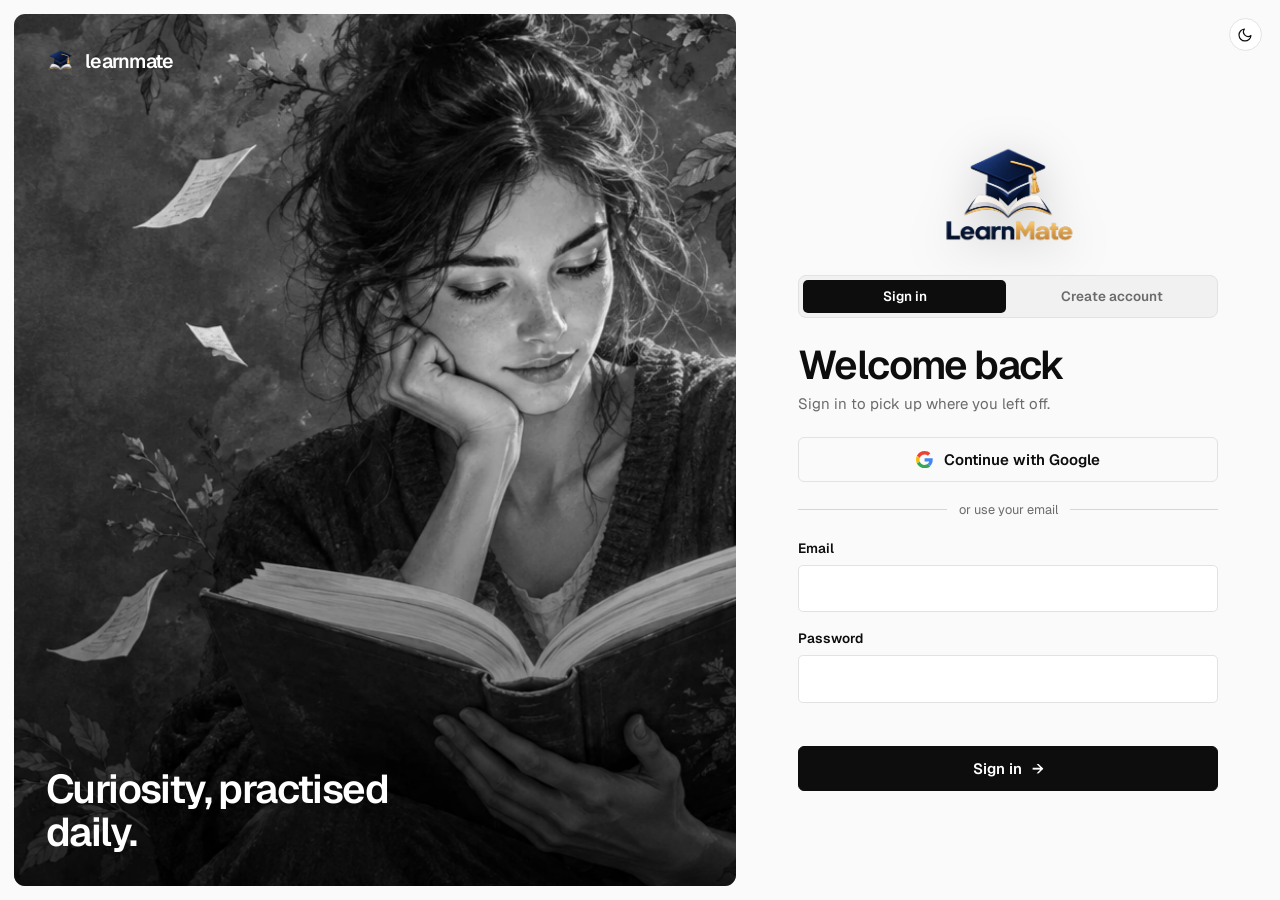
<file: app.html>
<!doctype html>
<html lang="en" data-theme="adult">
<head>
<meta charset="utf-8"><meta name="viewport" content="width=device-width,initial-scale=1,viewport-fit=cover">
<meta name="theme-color" content="#0b6f7a">
<title>LearnMate</title>
<link rel="preconnect" href="https://fonts.googleapis.com"><link rel="preconnect" href="https://fonts.gstatic.com" crossorigin>
<link href="https://fonts.googleapis.com/css2?family=Bricolage+Grotesque:opsz,wght@12..96,500..800&family=Fredoka:wght@500..700&family=Geist:wght@400..700&family=Nunito:wght@600;700;800&display=swap" rel="stylesheet">
<link rel="stylesheet" href="themes.css">
<link rel="icon" id="favicon-ico" href="favicon.ico" sizes="any">
<link rel="icon" id="favicon-32" type="image/png" sizes="32x32" href="assets/favicon-32x32.png">
<link rel="icon" id="favicon-16" type="image/png" sizes="16x16" href="assets/favicon-16x16.png">
<link rel="icon" id="favicon-mark" type="image/png" href="assets/logo-mark.png">
<link rel="apple-touch-icon" id="apple-touch-icon" sizes="180x180" href="assets/apple-touch-icon.png">
<link rel="manifest" href="manifest.json">
<script src="theme.js"></script>
<script src="auth.js"></script>
<script>{const m=location.hash.match(/lm=([^&]+)/);if(m){try{Auth.adopt(JSON.parse(decodeURIComponent(m[1])))}catch(e){}history.replaceState(null,'',location.pathname)}}
const S=Auth.current();if(!S)location.replace('auth.html');else document.documentElement.dataset.theme=S.ageGroup;</script>
<style>
header{position:sticky;top:0;z-index:20;padding:12px 0}
header .wrap{display:flex;align-items:center;justify-content:space-between;gap:14px;padding:10px 14px;border-radius:calc(var(--r) * 1.2)}
[data-theme=adult] header{background:#fafafaee;backdrop-filter:blur(10px);border-bottom:1px solid var(--line);padding:0}[data-theme=adult] header .wrap{border:0;box-shadow:none;background:none;padding:14px 0;border-radius:0}
nav{display:flex;gap:4px}nav a{padding:.45em .9em;border-radius:99px;text-decoration:none;font-weight:600;font-size:.92em;color:var(--mute)}nav a:hover{color:var(--ink);background:var(--soft)}[data-theme=adult] nav a{border-radius:6px}
.right{display:flex;align-items:center;gap:10px}
details{position:relative}summary{list-style:none;cursor:pointer;display:flex;align-items:center;gap:8px}summary::-webkit-details-marker{display:none}
.av{width:38px;height:38px;border-radius:50%;display:grid;place-items:center;font:700 1em var(--fh);background:var(--acc);color:var(--on);overflow:hidden}
[data-theme=kids] .av{background:#ffc83d;color:var(--ink);border:3px solid var(--ink)}[data-theme=teen] .av{background:linear-gradient(135deg,var(--acc),var(--acc2))}.av img{width:100%;height:100%;object-fit:cover}
.menu{position:absolute;right:0;top:calc(100% + 10px);width:250px;max-width:calc(100vw - 28px);padding:16px;z-index:30;background:var(--surf)}[data-theme=teen] .menu{background:#fffffff0}[data-theme=adult] .menu{box-shadow:0 14px 36px rgba(0,0,0,.16)}
.menu b{display:block}.menu small{color:var(--mute);display:block;margin-bottom:12px;overflow-wrap:anywhere}.menu .btn{width:100%;margin-top:12px}
.preview{margin:6px 0 18px;padding:12px 16px;display:flex;align-items:center;gap:14px;flex-wrap:wrap;font-weight:600;font-size:.9em}.preview .seg{flex:0 1 330px}
.hero{display:grid;grid-template-columns:1.1fr .9fr;overflow:hidden;margin-bottom:22px;min-height:300px}
.hero .txt{padding:clamp(24px,4vw,48px);display:flex;flex-direction:column;justify-content:center;gap:16px}
.hero h1{font-size:clamp(32px,4.6vw,56px);max-width:13ch}.hero p{color:var(--mute);max-width:40ch}
.hero .pic{position:relative;min-height:240px}.hero .pic img{position:absolute;inset:0;width:100%;height:100%;object-fit:cover}
[data-theme=adult] .hero .txt{padding:0}[data-theme=adult] .preview{margin-top:18px}[data-theme=adult] .hero{background:none;border:0;grid-template-columns:1fr 1fr;gap:40px;align-items:center}[data-theme=adult] .hero .pic{border-radius:10px;overflow:hidden;height:340px}
/* cursor sway: the hero photo leans toward the pointer */
.hero .pic{transform-style:preserve-3d;will-change:transform;transition:transform .16s cubic-bezier(.2,.7,.3,1)}
.hero .pic img,.hero .pic svg{will-change:transform;transition:transform .22s cubic-bezier(.2,.7,.3,1)}
[data-theme=adult] .hero h1{font-size:clamp(36px,5.4vw,68px);max-width:11ch}
[data-theme=teen] .hero .pic:before{content:"";position:absolute;inset:0;z-index:1;background:linear-gradient(90deg,#fffa,transparent 40%)}
[data-theme=kids] .hero{background:#fff}[data-theme=kids] .pic{background:#2f9bff;border-left:3px solid var(--ink)}[data-theme=kids] .pic svg{position:absolute;inset:8% 10%;width:80%;height:84%}
.tiles{display:grid;grid-template-columns:repeat(3,1fr);gap:18px;margin-bottom:22px}
.tile{display:flex;flex-direction:column;gap:4px;padding:22px;text-decoration:none;border-radius:var(--r);border:var(--bw) solid var(--line);background:var(--surf);box-shadow:var(--sh);backdrop-filter:blur(var(--blur));transition:transform .15s}
.tile:hover{transform:translateY(-3px)}.tile svg{width:34px;height:34px;fill:none;stroke:currentColor;stroke-width:1.8;stroke-linejoin:round;stroke-linecap:round;margin-bottom:10px}
.tile b{font:var(--hw) 1.3em var(--fh);letter-spacing:var(--ht)}.tile small{color:var(--mute);font-size:.92em}
[data-theme=adult] .tile{background:none}[data-theme=adult] .tile:hover{background:#fff}
[data-theme=teen] .tile svg{stroke:var(--acc)}
[data-theme=kids] .tile{min-height:170px;justify-content:flex-end;color:var(--ink)}[data-theme=kids] .tile svg{width:56px;height:56px;stroke:var(--ink);stroke-width:2.4;margin-bottom:auto}[data-theme=kids] .tile small{color:var(--ink);opacity:.8}
[data-theme=kids] .tile:nth-child(1){background:#bfe3ff}[data-theme=kids] .tile:nth-child(2){background:#c8f4cf}[data-theme=kids] .tile:nth-child(3){background:#e2d3ff}
[data-theme=kids] .tile:hover{transform:translateY(-4px) rotate(-1deg)}
.stk{display:flex;gap:8px;flex-wrap:wrap}
.grid{display:grid;grid-template-columns:1.25fr 1fr;gap:22px;align-items:stretch}#buddy{display:flex;flex-direction:column}#buddy .chat{flex:1;height:auto;min-height:340px}[data-theme=kids] #circles{background:#efe6ff}.col{display:grid;gap:22px}
.pad{padding:clamp(18px,2.6vw,28px)}.card h2{font-size:1.45em;margin-bottom:4px}.card .sub{color:var(--mute);font-size:.92em;margin-bottom:16px}
.chat{height:340px;overflow:auto;display:flex;flex-direction:column;gap:12px;padding:4px 2px 12px}
.m{max-width:86%;padding:.7em 1em;border-radius:calc(var(--r) * .75);font-size:.95em}
.m.u{align-self:flex-end;background:var(--acc);color:var(--on)}[data-theme=teen] .m.u{background:linear-gradient(120deg,var(--acc),#a257ff)}
.m.b{align-self:flex-start;background:var(--soft);border:var(--bw) solid var(--line)}[data-theme=kids] .m.b{background:#e6f3ff}
.send{display:flex;gap:10px}.send input{flex:1;font:inherit;color:var(--ink);background:var(--surf);border:var(--bw) solid var(--line);border-radius:calc(var(--r) * .7);padding:.75em 1em;min-width:0}
[data-theme=teen] .send input{border-radius:99px;background:#fffc;border-color:#fff}[data-theme=kids] .send input{border-radius:99px}
.send input:focus{outline:0;border-color:var(--acc)}
.tabs{margin-bottom:16px}.ex h3{font-size:1.25em;margin-bottom:6px}.ex p{color:var(--mute);font-size:.93em}
.prompt{margin:14px 0;padding:14px 16px;border-radius:calc(var(--r) * .6);background:var(--soft);border-left:4px solid var(--acc);font-weight:600}[data-theme=kids] .prompt{background:#e9fbe9;border:3px solid var(--ink);border-left-width:3px}
.bar{height:8px;border-radius:9px;background:var(--soft);border:var(--bw) solid var(--line);overflow:hidden;margin:14px 0 6px}[data-theme=kids] .bar{height:16px}
.bar i{display:block;height:100%;background:var(--acc);transition:width .5s}[data-theme=teen] .bar i{background:linear-gradient(90deg,var(--acc),var(--acc2))}[data-theme=kids] .bar i{background:#3bc47e}
.meta{display:flex;justify-content:space-between;color:var(--mute);font-size:.85em;margin-bottom:14px}
.circle{display:flex;align-items:center;justify-content:space-between;gap:14px;padding:14px 0;border-top:1px solid color-mix(in srgb,var(--ink) 12%,transparent)}.circle:first-of-type{border-top:0}
.circle b{display:block;line-height:1.3}.circle small{color:var(--mute)}.circle .btn{padding:.5em 1em;font-size:.88em;flex:none}
.circle .btn[aria-pressed=true]{background:transparent;color:var(--acc);border:var(--bw) solid var(--acc);box-shadow:none}
.grid{grid-template-columns:minmax(0,720px);justify-content:center}.col{display:contents}.win-on{animation:in .25s ease}@keyframes in{from{opacity:0;transform:translateY(8px)}}
nav a[aria-current=true]{background:var(--acc);color:var(--on)}[data-theme=teen] nav a[aria-current=true]{background:#fff;color:var(--acc)}[data-theme=kids] nav a[aria-current=true]{background:var(--acc2);color:#fff}
.brand-mark{width:34px;height:34px;object-fit:contain;display:block}
html,body{overflow-x:hidden}
.card:not(.menu),.hero,.grid,.preview{max-width:100%}
@media(max-width:900px){
  .wrap{width:min(1180px,calc(100% - 28px))}
  header{padding:8px 0}
  header .wrap{flex-wrap:wrap;gap:10px;padding:10px 12px}
  [data-theme=adult] header .wrap{padding:10px 0}
  .brand{font-size:1.12rem;gap:8px}
  .brand-mark{width:28px;height:28px}
  .right{margin-left:auto;gap:8px}
  .menu{width:min(250px,calc(100vw - 28px))}
  nav{order:3;width:100%;display:flex;justify-content:space-between;gap:4px;overflow-x:auto;scrollbar-width:none;-webkit-overflow-scrolling:touch;padding-top:4px;border-top:1px solid color-mix(in srgb,var(--ink) 10%,transparent)}
  nav::-webkit-scrollbar{display:none}
  nav a{flex:1 0 auto;text-align:center;padding:.45em .65em;font-size:.86rem;white-space:nowrap}
  .preview{padding:10px 12px;gap:10px}.preview .seg{flex:1 1 100%}
  .grid,.hero,[data-theme=adult] .hero{grid-template-columns:1fr;gap:16px}
  .hero{min-height:0;margin-bottom:16px}
  .hero .txt{padding:20px 18px;gap:12px}
  [data-theme=adult] .hero .txt{padding:4px 0}
  .hero h1{font-size:clamp(28px,8vw,42px);max-width:none}
  [data-theme=adult] .hero h1{font-size:clamp(30px,8.5vw,44px);max-width:none}
  .hero .pic,[data-theme=adult] .hero .pic{min-height:200px;height:210px}
  [data-theme=adult] .hero .pic img{object-position:70% 24%}
  [data-theme=teen] .hero .pic img{object-position:63% 28%}
  [data-theme=teen] .hero .pic:before{background:linear-gradient(180deg,#fffa,transparent 40%)}
  [data-mode=dark][data-theme=teen] .hero .pic:before{background:linear-gradient(180deg,#120e20aa,transparent 45%)}
  [data-theme=kids] .pic{border-left:0;border-top:3px solid var(--ink);min-height:190px;height:190px}
  .tiles{grid-template-columns:1fr;gap:12px}
  .tile{padding:16px}
  [data-theme=kids] .tile{min-height:0;flex-direction:row;align-items:center;flex-wrap:wrap;gap:4px 14px}
  [data-theme=kids] .tile svg{width:38px;height:38px;margin:0}
  #buddy .chat{min-height:220px;height:min(42dvh,320px)}
  .send{gap:8px}.send input{font-size:16px}
  .tabs{flex-wrap:wrap;gap:4px}
  .tabs button{flex:1 1 calc(50% - 4px);min-width:110px}
}
@media(max-width:480px){
  [data-theme=kids]{--base:16px}
  .circle{flex-direction:column;align-items:flex-start;gap:10px}
  .circle .btn{width:100%}
  .preview .seg button{padding:.45em .5em;font-size:.82rem}
}
</style>
</head>
<body>
<header><div class="wrap card">
  <a class="brand" href="app.html"><img src="assets/logo-mark.png" alt="" class="brand-mark" aria-hidden="true">learnmate</a>
  <nav aria-label="Windows"><a href="#home" data-w="home">Home</a><a href="#buddy" data-w="buddy">Buddy</a><a href="#practice" data-w="practice">Practice</a><a href="#circles" data-w="circles">Circles</a></nav>
  <div class="right"><button class="theme-toggle" data-theme-toggle type="button" aria-pressed="false" aria-label="Switch to dark mode" title="Dark mode"><svg class="ic-moon" viewBox="0 0 24 24" aria-hidden="true"><path d="M21 12.8A9 9 0 1 1 11.2 3a7 7 0 0 0 9.8 9.8Z"/></svg><svg class="ic-sun" viewBox="0 0 24 24" aria-hidden="true"><circle cx="12" cy="12" r="4"/><path d="M12 2v2M12 20v2M4.9 4.9l1.4 1.4M17.7 17.7l1.4 1.4M2 12h2M20 12h2M4.9 19.1l1.4-1.4M17.7 6.3l1.4-1.4"/></svg></button><details><summary aria-label="Account menu"><span class="av" id="av"></span></summary>
    <div class="menu card"><b id="mn"></b><small id="me"></small><span class="chip" id="mg"></span>
      <button class="btn ghost" id="out" type="button">Sign out</button></div></details></div>
</div></header>

<main class="wrap" style="padding-bottom:64px">
  <div class="card preview" id="preview" hidden><span>Admin preview</span>
    <div class="seg" role="group" aria-label="Preview as"><button data-g="kids">Under 10</button><button data-g="teen">10 to 19</button><button data-g="adult">20+</button></div></div>

  <section class="hero card" id="home" aria-labelledby="hi">
    <div class="txt"><h1 id="hi"></h1><p id="sub"></p>
      <div class="stk"><a class="btn" href="#buddy" data-w="buddy" id="cta"></a></div></div>
    <div class="pic" aria-hidden="true">
      <img class="art-adult" src="assets/hero-wide.webp" alt=""><img class="art-teen" src="assets/astronaut-generated.webp" alt="">
      <svg class="art-kids" viewBox="0 0 200 200"><path d="M40 52 62 20l22 28M116 48l22-28 22 32" fill="#ffc83d" stroke="#2b2350" stroke-width="5" stroke-linejoin="round"/><ellipse cx="100" cy="112" rx="78" ry="74" fill="#ffc83d" stroke="#2b2350" stroke-width="5"/><circle cx="72" cy="98" r="24" fill="#fff" stroke="#2b2350" stroke-width="5"/><circle cx="128" cy="98" r="24" fill="#fff" stroke="#2b2350" stroke-width="5"/><circle cx="76" cy="100" r="10" fill="#2b2350"/><circle cx="124" cy="100" r="10" fill="#2b2350"/><path d="M88 128h24l-12 18z" fill="#ff5d3a" stroke="#2b2350" stroke-width="5" stroke-linejoin="round"/><path d="M60 168q40 22 80 0" fill="none" stroke="#2b2350" stroke-width="5" stroke-linecap="round"/></svg>
    </div>
  </section>

  <section class="tiles" id="tiles" aria-label="Where to go">
    <a class="tile" href="#buddy" data-w="buddy"><svg viewBox="0 0 24 24"><path d="M4 5h16v11H9l-5 4z"/></svg><b></b><small></small></a>
    <a class="tile" href="#practice" data-w="practice"><svg viewBox="0 0 24 24"><path d="M13 3 5 14h6l-1 7 8-11h-6z"/></svg><b></b><small></small></a>
    <a class="tile" href="#circles" data-w="circles"><svg viewBox="0 0 24 24"><circle cx="8" cy="9" r="3"/><circle cx="17" cy="10" r="2.5"/><path d="M2 20c0-4 3-6 6-6s6 2 6 6M15 15c3-1 7 0 7 5"/></svg><b></b><small></small></a>
  </section>

  <div class="grid">
    <section class="card pad" id="buddy" aria-labelledby="bt">
      <h2 id="bt"></h2><p class="sub" id="bs"></p>
      <div class="chat" id="chat" aria-live="polite"></div>
      <form class="send" id="sendf"><input id="q" aria-label="Your question" autocomplete="off"><button class="btn" type="submit" id="sendb"></button></form>
    </section>
    <div class="col">
      <section class="card pad" id="practice" aria-labelledby="pt">
        <h2 id="pt">Practice room</h2><p class="sub">A two-minute rep builds a habit.</p>
        <div class="seg tabs" role="tablist" aria-label="Skill" id="tabs"></div>
        <div class="ex" aria-live="polite"><h3 id="xt"></h3><p id="xd"></p><div class="prompt" id="xp"></div></div>
        <div class="bar"><i id="pb" style="width:18%"></i></div><div class="meta"><span id="pp">18%</span><span id="rc">0 reps today</span></div>
        <button class="btn" id="rep" type="button">Mark one rep done</button>
      </section>
      <section class="card pad" id="circles" aria-labelledby="ct">
        <h2 id="ct">Study circles</h2><p class="sub">Small groups around one big question.</p>
        <div class="circle"><div><b>Could plants recognise their neighbours?</b><small>Science · 18 people</small></div><button class="btn ghost" aria-pressed="false">Join</button></div>
        <div class="circle"><div><b>Design a city that makes room for daydreaming</b><small>Creative · 12 people</small></div><button class="btn ghost" aria-pressed="false">Join</button></div>
        <div class="circle"><div><b>Explain a hard idea without its jargon</b><small>Study · 9 people</small></div><button class="btn ghost" aria-pressed="false">Join</button></div>
      </section>
    </div>
  </div>
</main>

<script>
const $=s=>document.querySelector(s),$$=s=>[...document.querySelectorAll(s)];
const first=S.name.split(' ')[0],hr=new Date().getHours(),tod=hr<12?'morning':hr<18?'afternoon':'evening';
const COPY={
 kids:{hi:`Hi, ${first}! Ready to wonder?`,sub:'Ask me anything. I’ll explain it in a super simple way.',cta:'Ask Mimo',nav:['Home','Ask Mimo','Games','Clubs'],tl:[['Ask Mimo','Ask me anything!'],['Brain games','Quick, fun puzzles'],['Clubs','Join your friends']],pt:'Brain games',ps:'A tiny game a day makes your brain strong.',ct:'Clubs',cs:'Pick a club and think together.',bt:'Chat with Mimo',bs:'Mimo loves big questions.',ph:'Type a question…',send:'Ask',first:'Hi! I’m Mimo. What do you want to know about today?',reply:q=>`Good question! “${q}” is something we can explore together. (Mimo is just a preview for now, so real answers are coming soon.)`},
 teen:{hi:`Hey ${first}, what’s on your mind?`,sub:'Ask a question, try a thinking skill, or find people chewing on the same thing.',cta:'Start a chat',nav:['Home','Ask','Practice','Circles'],tl:[['Ask','Get a clear explanation'],['Practice','Level up a skill'],['Circles','Find your people']],pt:'Practice room',ps:'A two-minute rep builds a habit.',ct:'Study circles',cs:'Small groups around one big question.',bt:'Your learning buddy',bs:'Ask anything. Follow the why.',ph:'Ask your next why…',send:'Send',first:'Hey! Ask me something you’ve always wondered about.',reply:q=>`Interesting one. “${q}” could break down into a clear explanation, an example, and a next question. This is a front-end preview, so real answers come later.`},
 adult:{hi:`Good ${tod}, ${first}.`,sub:'Pick up where you left off, or ask something new.',cta:'New question',nav:['Home','Ask','Practice','Circles'],tl:[['Ask','Get a clear answer'],['Practice','Two-minute reps'],['Circles','Join a discussion']],pt:'Practice room',ps:'A two-minute rep builds a habit.',ct:'Study circles',cs:'Small groups around one big question.',bt:'Learning buddy',bs:'Clear explanations, one question at a time.',ph:'Ask a question',send:'Send',first:'What would you like to understand today?',reply:q=>`This is a front-end preview. A full response to “${q}” would give a concise explanation, a worked example, and a suggested next question.`}};
const SK={focus:['Focus','Stay with one good question.','Choose something you want to understand. Write what you know, then name the part that still feels blurry.','What do I know? What am I still wondering?'],
 explain:['Explain','Make a hard idea feel simple.','Pick something you recently learned and explain it in everyday words.','Can I explain it without the textbook’s key terms?'],
 invent:['Invent','Give the ordinary a new job.','Choose a familiar object and imagine three surprising uses for it.','What else could this become if its usual job vanished?'],
 listen:['Listen','Understand before you answer.','Restate a view you disagree with, fairly, then add one question.','Would they recognise their idea in my summary?']};
const SKK={focus:['Focus','Think hard about one thing.','Pick one thing you want to know. Say what you know, then what you still wonder.','What do I know? What do I wonder?'],explain:['Explain','Teach it to a friend.','Think of something you learned. Explain it in your own words, like you’re teaching a friend.','Can I say it in simple words?'],invent:['Invent','Give a thing a new job.','Pick something at home. Think of 3 silly new ways to use it!','What else could a spoon be?'],listen:['Listen','Listen first, then answer.','Hear what someone says. Say it back to them before you answer.','Did I get what they meant?']};
const SKA=JSON.parse(JSON.stringify(SK));
function setSkills(){const src=g==='kids'?SKK:SKA;Object.keys(SK).forEach(k=>SK[k]=src[k]);$$('#tabs button').forEach(b=>b.textContent=SK[b.dataset.k][0]);const on=$('#tabs [aria-selected=true]');if(on)on.click()}
let reps=0,pct=18,chatHist=[],g;
function render(){
  g=Auth.current().ageGroup;document.documentElement.dataset.theme=g;const c=COPY[g];
  $('#hi').textContent=c.hi;$('#sub').textContent=c.sub;$('#cta').textContent=c.cta;$('#bt').textContent=c.bt;$('#bs').textContent=c.bs;
  $('#q').placeholder=c.ph;$('#sendb').textContent=c.send;$$('nav a').forEach((a,i)=>a.textContent=c.nav[i]);$$('.tile').forEach((t,i)=>{t.querySelector('b').textContent=c.tl[i][0];t.querySelector('small').textContent=c.tl[i][1]});$('#pt').textContent=c.pt;$('#pt').nextElementSibling.textContent=c.ps;$('#ct').textContent=c.ct;$('#ct').nextElementSibling.textContent=c.cs;setSkills();
  $('#chat').innerHTML='';say('b',c.first);chatHist.forEach(([w,t])=>say(w,t));
  $$('#preview [data-g]').forEach(b=>b.setAttribute('aria-pressed',b.dataset.g===g));
}
function say(w,t){const d=document.createElement('div');d.className='m '+w;d.textContent=t;$('#chat').append(d);$('#chat').scrollTop=1e9}
$('#av').innerHTML=S.photo?`<img src="${S.photo}" alt="" referrerpolicy="no-referrer">`:'';if(!S.photo)$('#av').textContent=first[0].toUpperCase();
$('#mn').textContent=S.name;$('#me').textContent=S.email;$('#mg').textContent=S.admin?'Admin':Auth.GROUP_LABEL[S.ageGroup];
$('#out').onclick=()=>{Auth.signOut();location.href='auth.html'};
if(S.admin){$('#preview').hidden=false;$$('#preview [data-g]').forEach(b=>b.onclick=()=>{Auth.setGroup(b.dataset.g);render();$('#mg').textContent='Admin'})}
$('#sendf').onsubmit=e=>{e.preventDefault();const q=$('#q').value.trim();if(!q)return;$('#q').value='';say('u',q);const r=COPY[g].reply(q);chatHist.push(['u',q],['b',r]);setTimeout(()=>say('b',r),450)};
$('#tabs').innerHTML=Object.entries(SK).map(([k,v],i)=>`<button role="tab" data-k="${k}" aria-selected="${!i}">${v[0]}</button>`).join('');
const tabs=$$('#tabs button');tabs.forEach((b,i)=>{b.onclick=()=>{tabs.forEach(x=>x.setAttribute('aria-selected',x===b));const s=SK[b.dataset.k];$('#xt').textContent=s[1];$('#xd').textContent=s[2];$('#xp').textContent=s[3]};
 b.onkeydown=e=>{if(e.key==='ArrowRight'||e.key==='ArrowLeft'){e.preventDefault();const n=tabs[(i+(e.key==='ArrowRight'?1:-1)+tabs.length)%tabs.length];n.focus();n.click()}}});tabs[0].click();
$('#rep').onclick=()=>{pct=Math.min(100,pct+8);reps++;$('#pb').style.width=pct+'%';$('#pp').textContent=pct+'%';$('#rc').textContent=reps+(reps===1?' rep today':' reps today');$('#rep').textContent=pct===100?'Practice complete':'Rep saved. Keep going'};
$$('.circle .btn').forEach(b=>b.onclick=()=>{const on=b.getAttribute('aria-pressed')!=='true';b.setAttribute('aria-pressed',on);b.textContent=on?'Joined':'Join'});
const WIN=['home','buddy','practice','circles'],all=()=>WIN.map(w=>$('#'+w));
function go(w){if(!WIN.includes(w))w='home';$('#tiles').hidden=w!=='home';all().forEach(e=>{const on=e.id===w;e.hidden=!on;if(on){e.classList.remove('win-on');void e.offsetWidth;e.classList.add('win-on')}});
 $$('nav a').forEach(a=>a.setAttribute('aria-current',a.dataset.w===w));window.scrollTo(0,0);if(w==='buddy')$('#q').focus({preventScroll:true})}
$$('[data-w]').forEach(a=>a.onclick=e=>{e.preventDefault();history.replaceState(null,'','#'+a.dataset.w);go(a.dataset.w)});
window.addEventListener('hashchange',()=>go(location.hash.slice(1)));go(location.hash.slice(1));
/* Cursor sway: the hero photo tilts and drifts toward the pointer, its artwork counter-moves for depth. */
if(!matchMedia('(prefers-reduced-motion: reduce)').matches){
  $$('.hero .pic').forEach(el=>{
    const art=$$('.hero .pic img,.hero .pic svg'),tilt=4,drift=4;
    let px=0,py=0,raf=0;
    const draw=()=>{
      raf=0;
      el.style.transform=`perspective(900px) translate3d(${(px*drift).toFixed(2)}px,${(py*drift).toFixed(2)}px,0) rotateX(${(py*tilt).toFixed(2)}deg) rotateY(${(-px*tilt).toFixed(2)}deg)`;
      art.forEach(a=>a.style.transform=`translate3d(${(-px*drift*1.4).toFixed(2)}px,${(-py*drift*1.4).toFixed(2)}px,0) scale(1.07)`);
    };
    el.addEventListener('pointermove',e=>{
      if(e.pointerType==='touch')return;
      const r=el.getBoundingClientRect();
      px=Math.max(-.5,Math.min(.5,(e.clientX-r.left)/r.width-.5));
      py=Math.max(-.5,Math.min(.5,(e.clientY-r.top)/r.height-.5));
      if(!raf)raf=requestAnimationFrame(draw);
    });
    el.addEventListener('pointerleave',()=>{
      px=py=0;if(raf){cancelAnimationFrame(raf);raf=0}
      el.style.transform='';art.forEach(a=>a.style.transform='');
    });
  });
}
render();
</script>
</body>
</html>
</file>
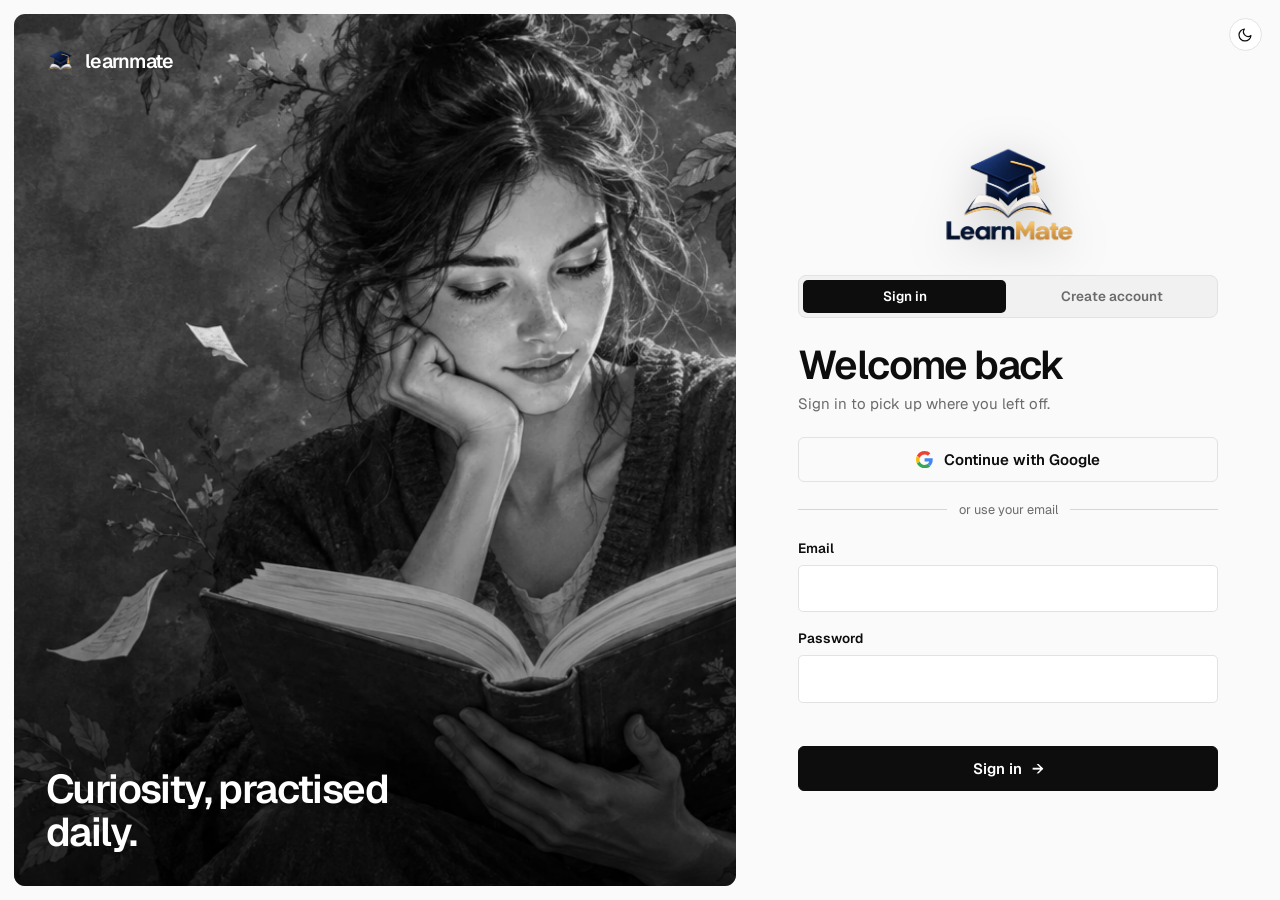
<file: auth.html>
<!doctype html>
<html lang="en" data-theme="adult">
<head>
<meta charset="utf-8"><meta name="viewport" content="width=device-width,initial-scale=1">
<meta name="theme-color" content="#0b6f7a">
<title>Sign in — LearnMate</title>
<link rel="preconnect" href="https://fonts.googleapis.com"><link rel="preconnect" href="https://fonts.gstatic.com" crossorigin>
<link href="https://fonts.googleapis.com/css2?family=Bricolage+Grotesque:opsz,wght@12..96,500..800&family=Fredoka:wght@500..700&family=Geist:wght@400..700&family=Nunito:wght@600;700;800&display=swap" rel="stylesheet">
<link rel="stylesheet" href="themes.css">
<link rel="preload" as="image" href="assets/hero-wide.webp">
<link rel="icon" id="favicon-ico" href="favicon.ico" sizes="any">
<link rel="icon" id="favicon-32" type="image/png" sizes="32x32" href="assets/favicon-32x32.png">
<link rel="icon" id="favicon-16" type="image/png" sizes="16x16" href="assets/favicon-16x16.png">
<link rel="icon" id="favicon-mark" type="image/png" href="assets/logo-mark.png">
<link rel="apple-touch-icon" id="apple-touch-icon" sizes="180x180" href="assets/apple-touch-icon.png">
<link rel="manifest" href="manifest.json">
<script src="theme.js"></script>
<style>
.shell{display:grid;align-items:start;grid-template-columns:minmax(0,1.15fr) minmax(0,.85fr);min-height:100vh}
.art{position:sticky;top:14px;height:calc(100vh - 28px);align-self:start;overflow:hidden;margin:14px 0 14px 14px;border-radius:calc(var(--r) * 1.4);isolation:isolate;display:flex;flex-direction:column;justify-content:space-between;padding:32px;color:#fff}
.art>img{position:absolute;inset:0;width:100%;height:100%;object-fit:cover;object-position:70% center;z-index:-2}
.art:after{content:"";position:absolute;inset:0;z-index:-1;background:linear-gradient(180deg,#0000 35%,#000a)}
[data-theme=kids] .art{background:#2f9bff;color:var(--ink);border:3px solid var(--ink);box-shadow:var(--sh)}[data-theme=kids] .art:after{display:none}
.art .brand{color:inherit}.art blockquote{margin:0;max-width:420px;font:var(--hw) clamp(26px,3.2vw,40px)/1.08 var(--fh);letter-spacing:var(--ht)}
[data-theme=teen] .art blockquote{background:#ffffff40;border:1px solid #ffffff80;backdrop-filter:blur(16px);padding:20px 22px;border-radius:22px}
.mascot{position:absolute;left:50%;top:46%;transform:translate(-50%,-50%) rotate(-4deg);width:min(62%,340px);z-index:-1}
.dots{position:absolute;inset:0;z-index:-1;background:radial-gradient(#ffffff55 3px,transparent 3.5px) 0 0/34px 34px}
.panel{display:grid;place-items:center;padding:32px 24px;min-height:100vh}
.box{width:min(420px,100%)}
.box h1{font-size:clamp(30px,4vw,40px);margin:26px 0 6px}.box .lead{color:var(--mute);margin-bottom:22px}
.gbtn{width:100%;margin-bottom:18px}.gbtn svg{width:1.15em;height:1.15em}
.or{display:flex;align-items:center;gap:12px;color:var(--mute);font-size:.85em;margin:0 0 18px}.or:before,.or:after{content:"";flex:1;height:1px;background:color-mix(in srgb,var(--ink) 15%,transparent)}
.row{display:grid;grid-template-columns:1fr 110px;gap:12px}.submit{width:100%;margin-top:4px}
[hidden]{display:none!important}
.agehint{color:var(--acc);font-weight:700}
dialog{border:var(--bw) solid var(--line);border-radius:var(--r);background:var(--surf);color:var(--ink);padding:24px;width:min(400px,92vw);box-shadow:var(--sh)}
dialog::backdrop{background:#0008}dialog h2{font-size:1.4em;margin-bottom:6px}dialog p{color:var(--mute);font-size:.9em;margin-bottom:16px}
dialog .btn{width:100%;margin-bottom:8px;justify-content:space-between}
.admin{display:grid;gap:10px;margin-top:10px}.admin .btn{width:100%;justify-content:space-between}
.auth-theme{position:fixed;right:18px;top:18px;z-index:40;background:var(--surf)}
.logo{width:150px;height:auto;display:block;margin:10px auto 6px;filter:drop-shadow(0 10px 24px #0003)}
/* ---- Motion --------------------------------------------------------------
   One small motion language for the whole page: the same three curves drive
   every entrance, tab swap and press, so the parts feel like one object. */
:root{--ease-out:cubic-bezier(.22,.8,.3,1);--ease-soft:cubic-bezier(.2,.7,.2,1);--ease-spring:cubic-bezier(.2,1.3,.4,1)}

/* intro: the photo settles, the form column eases in from the right, copy follows */
@keyframes artIn{from{opacity:0;transform:translateY(16px) scale(.985)}to{opacity:1;transform:none}}
@keyframes boxIn{from{transform:translateX(18px)}to{transform:none}}
@keyframes textIn{from{opacity:0;transform:translateY(16px)}to{opacity:1;transform:none}}
@keyframes fadeIn{from{opacity:0}to{opacity:1}}

/* content swaps, fields, errors */
@keyframes fieldIn{from{opacity:0;transform:translateY(7px)}to{opacity:1;transform:none}}
@keyframes swapIn{from{opacity:0;transform:translateY(8px)}to{opacity:1;transform:none}}
@keyframes errIn{from{opacity:0;transform:translateY(-4px)}to{opacity:1;transform:none}}
@keyframes nope{0%,100%{transform:translateX(0)}15%,55%{transform:translateX(-5px)}35%,75%{transform:translateX(5px)}}
@keyframes ruleIn{from{transform:scaleX(0)}to{transform:scaleX(1)}}
@keyframes dialogIn{from{opacity:0;transform:translateY(16px) scale(.96)}to{opacity:1;transform:none}}
@keyframes nudge{50%{transform:translateX(4px)}}

/* ambient */
@keyframes kenBurns{from{transform:scale(1.02)}to{transform:scale(1.11) translate3d(-1.2%,-1.6%,0)}}
@keyframes drift{to{background-position:34px 34px}}
@keyframes bob{50%{translate:0 -9px}}

.art{transition:background-color .5s ease,color .3s ease,border-color .3s ease}
.art>img{transform:scale(1.02);transform-origin:70% 45%;animation:kenBurns 38s ease-in-out 1.2s infinite alternate;will-change:transform;transition:translate .7s cubic-bezier(.2,.7,.2,1)}
.art .brand,.art blockquote{transition:translate .7s cubic-bezier(.2,.7,.2,1)}
.panel{clip-path:inset(0)}
.box{animation:boxIn 1s var(--ease-out) .22s both}
/* arrival: the hero starts full-screen, exactly as it was on the landing page,
   then slides into its column while the form panel is uncovered behind it */
.arrival{position:fixed;inset:0;z-index:90;overflow:hidden;pointer-events:none;background:var(--bg);animation:arriveSafety 0s linear 3s forwards}
.arrival>img{display:block;width:100%;height:100%;object-fit:cover;object-position:70% center;filter:grayscale(1) contrast(1.06)}
[data-mode=dark] .arrival>img{filter:grayscale(1) contrast(1.06) brightness(.8)}
.arrival:after{content:"";position:absolute;inset:0;background:linear-gradient(180deg,#0000 35%,#000a);opacity:0;animation:shadeIn .5s ease .35s both}
@keyframes shadeIn{to{opacity:1}}
@keyframes arriveSafety{to{opacity:0;visibility:hidden}}

.art .brand{animation:textIn .7s var(--ease-soft) .8s both}
.art blockquote{animation:textIn .8s var(--ease-soft) .9s both}
.logo,.seg{animation:textIn .55s var(--ease-soft) both}
.logo{animation-delay:.45s}.seg{animation-delay:.52s}
#main>*{animation:textIn .55s var(--ease-soft) both}
#main>*:nth-child(1){animation-delay:.6s}
#main>*:nth-child(2){animation-delay:.66s}
#main>*:nth-child(3){animation-delay:.72s}
#main>*:nth-child(4){animation-delay:.78s}
#main>*:nth-child(5){animation-delay:.84s}
#main.swap{animation:swapIn .4s var(--ease-out) both}
.or:before,.or:after{animation:ruleIn .7s var(--ease-out) .72s both}

/* the tab pill slides between looks instead of snapping */
.seg{position:relative;isolation:isolate}
.seg:before{content:"";position:absolute;z-index:0;top:4px;bottom:4px;left:4px;width:calc((100% - 12px) / 2);border-radius:99px;background:var(--acc);transition:transform .42s var(--ease-spring),background-color .3s ease}
.seg[data-on=up]:before{transform:translateX(calc(100% + 4px))}
[data-theme=adult] .seg:before{border-radius:5px}
[data-theme=teen] .seg:before{background:#fff;box-shadow:0 4px 14px #6d4bff30}
[data-theme=kids] .seg:before{background:var(--acc2)}
[data-mode=dark][data-theme=teen] .seg:before{background:#ffffff26;box-shadow:none}
.seg button{position:relative;z-index:1;background:transparent;transition:color .3s ease}
.seg button:not([aria-selected=true]):hover{color:var(--ink)}
.seg button[aria-selected=true]{background:transparent;color:var(--on)}
[data-theme=teen] .seg button[aria-selected=true]{background:transparent;color:var(--acc);box-shadow:none}
[data-theme=kids] .seg button[aria-selected=true]{background:transparent;color:#fff}
[data-mode=dark][data-theme=teen] .seg button[aria-selected=true]{background:transparent;color:#fff}

/* fields: reveal on sign-up, label warms on focus, errors nudge the field */
#form .row:not([hidden]),#gfield:not([hidden]),#agehint:not([hidden]){animation:fieldIn .4s var(--ease-out) both}
#ageStep:not([hidden])>*,#adminStep:not([hidden])>*{animation:textIn .5s var(--ease-soft) both}
#ageStep>*:nth-child(1),#adminStep>*:nth-child(1){animation-delay:.06s}
#ageStep>*:nth-child(2),#adminStep>*:nth-child(2){animation-delay:.12s}
#ageStep>*:nth-child(3),#adminStep>*:nth-child(3){animation-delay:.18s}
#ageStep>*:nth-child(4){animation-delay:.24s}
#ageStep>*:nth-child(5){animation-delay:.3s}
.field label{transition:color .25s ease}
.field:focus-within label{color:var(--acc)}
.err:not(:empty){animation:errIn .32s var(--ease-out) both}
.shake{animation:nope .46s var(--ease-soft)}
.gbtn svg{transition:transform .3s var(--ease-spring)}
.gbtn:hover svg{transform:scale(1.12) rotate(-5deg)}
.submit:after{content:"\2192"}
.submit:hover:after{animation:nudge .45s var(--ease-out)}
[data-theme=adult] .btn:active,[data-theme=teen] .btn:active{transform:translateY(0) scale(.985)}

/* preview dialog */
dialog[open]{animation:dialogIn .34s var(--ease-out) both}
dialog[open]::backdrop{animation:fadeIn .3s both}

/* ambient motion */
[data-theme=kids] .dots{animation:drift 18s linear infinite}
[data-theme=kids] .mascot{animation:bob 6.5s ease-in-out infinite}

/* hand-off to the app: the same wipe, reversed */
@keyframes artOut{to{opacity:0;transform:translateY(-10px) scale(.99)}}
@keyframes panelOut{to{opacity:0;clip-path:inset(0 0 0 100%);transform:translateX(2%)}}
html.leaving .art{animation:artOut .4s var(--ease-out) forwards}
html.leaving .panel{animation:panelOut .42s var(--ease-out) forwards}
html.leaving .art>img{animation-play-state:paused}
html.leaving .auth-theme{opacity:0;transition:opacity .2s ease}

@media(prefers-reduced-motion:reduce){.art,.art>img,.panel,.box,#main,.logo,.seg,#main>*,.or:before,.or:after,dialog[open],dialog[open]::backdrop{animation:none!important;transition:none!important}.arrival{display:none!important}}
@media(max-width:860px){.shell{grid-template-columns:1fr}.art{position:relative;top:0;height:170px;margin:10px;padding:20px}.art blockquote{display:none}.mascot{width:140px;left:auto;right:6px;top:auto;bottom:-24px;transform:rotate(-4deg)}.panel{min-height:0}}
</style>
</head>
<body>
<div class="arrival" aria-hidden="true"><img src="assets/hero-wide.webp" alt=""></div>
<main class="shell">
  <button class="theme-toggle auth-theme" data-theme-toggle type="button" aria-pressed="false" aria-label="Switch to dark mode" title="Dark mode"><svg class="ic-moon" viewBox="0 0 24 24" aria-hidden="true"><path d="M21 12.8A9 9 0 1 1 11.2 3a7 7 0 0 0 9.8 9.8Z"/></svg><svg class="ic-sun" viewBox="0 0 24 24" aria-hidden="true"><circle cx="12" cy="12" r="4"/><path d="M12 2v2M12 20v2M4.9 4.9l1.4 1.4M17.7 17.7l1.4 1.4M2 12h2M20 12h2M4.9 19.1l1.4-1.4M17.7 6.3l1.4-1.4"/></svg></button>
  <aside class="art" aria-hidden="true">
    <img class="art-adult" src="assets/hero-wide.webp" alt="">
    <img class="art-teen" src="assets/astronaut-generated.webp" alt="">
    <span class="art-kids dots"></span>
    <svg class="art-kids mascot" viewBox="0 0 200 200"><path d="M40 52 62 20l22 28M116 48l22-28 22 32" fill="#ffc83d" stroke="#2b2350" stroke-width="5" stroke-linejoin="round"/><ellipse cx="100" cy="112" rx="78" ry="74" fill="#ffc83d" stroke="#2b2350" stroke-width="5"/><circle cx="72" cy="98" r="24" fill="#fff" stroke="#2b2350" stroke-width="5"/><circle cx="128" cy="98" r="24" fill="#fff" stroke="#2b2350" stroke-width="5"/><circle cx="76" cy="100" r="10" fill="#2b2350"/><circle cx="124" cy="100" r="10" fill="#2b2350"/><path d="M88 128h24l-12 18z" fill="#ff5d3a" stroke="#2b2350" stroke-width="5" stroke-linejoin="round"/><path d="M60 168q40 22 80 0" fill="none" stroke="#2b2350" stroke-width="5" stroke-linecap="round"/></svg>
    <a class="brand" href="index.html"><img src="assets/logo-mark.png" alt="" class="brand-mark" aria-hidden="true">learnmate</a>
    <blockquote id="quote">Curiosity, practised daily.</blockquote>
  </aside>

  <section class="panel"><div class="box">
    <img src="assets/logo.png" alt="LearnMate" class="logo">
    <div class="seg" role="tablist" aria-label="Account">
      <button role="tab" id="tin" aria-selected="true">Sign in</button>
      <button role="tab" id="tup" aria-selected="false">Create account</button>
    </div>

    <div id="main">
      <h1 id="title">Welcome back</h1>
      <p class="lead" id="lead">Sign in to pick up where you left off.</p>
      <button class="btn ghost gbtn" id="google" type="button">
        <svg viewBox="0 0 48 48" aria-hidden="true"><path fill="#EA4335" d="M24 9.5c3.5 0 6.6 1.2 9.1 3.6l6.8-6.8C35.8 2.4 30.3 0 24 0 14.6 0 6.5 5.4 2.6 13.2l7.9 6.1C12.4 13.6 17.7 9.5 24 9.5z"/><path fill="#4285F4" d="M46.5 24.5c0-1.6-.1-3.1-.4-4.5H24v9h12.7c-.6 3-2.3 5.5-4.8 7.2l7.5 5.8c4.4-4.1 7.1-10.1 7.1-17.5z"/><path fill="#FBBC05" d="M10.5 28.7c-.5-1.5-.8-3-.8-4.7s.3-3.2.8-4.7l-7.9-6.1C.9 16.4 0 20.1 0 24s.9 7.6 2.6 10.8l7.9-6.1z"/><path fill="#34A853" d="M24 48c6.5 0 11.9-2.1 15.9-5.8l-7.5-5.8c-2.1 1.4-4.8 2.3-8.4 2.3-6.3 0-11.6-4.1-13.5-9.8l-7.9 6.1C6.5 42.6 14.6 48 24 48z"/></svg>
        Continue with Google
      </button>
      <div class="or">or use your email</div>

      <form id="form" novalidate>
        <div class="row" data-up hidden>
          <div class="field"><label for="name">Your name</label><input id="name" autocomplete="given-name"></div>
          <div class="field"><label for="age">Age</label><input id="age" type="number" inputmode="numeric" min="4" max="110"></div>
        </div>
        <p class="lead agehint" id="agehint" data-up hidden style="margin:-6px 0 16px;font-size:.88em"></p>
        <div class="field"><label for="email" id="elabel">Email</label><input id="email" autocomplete="username" autocapitalize="none" spellcheck="false"></div>
        <div class="field" id="gfield" data-up hidden><label for="guardian">A parent or guardian’s email</label><input id="guardian" type="email"><small>Under 13s need a grown-up to say yes.</small></div>
        <div class="field"><label for="pw">Password</label><input id="pw" type="password" autocomplete="current-password"></div>
        <p class="err" id="err" role="alert"></p>
        <button class="btn submit" id="submit" type="submit">Sign in</button>
      </form>
    </div>

    <div id="ageStep" hidden>
      <h1>One more thing</h1>
      <p class="lead">Google didn’t share your birthday. How old are you? It decides which look you get.</p>
      <div class="field"><label for="age2">Age</label><input id="age2" type="number" inputmode="numeric" min="4" max="110"></div>
      <p class="err" id="err2" role="alert"></p>
      <button class="btn submit" id="ageGo" type="button">Continue</button>
    </div>

    <div id="adminStep" hidden>
      <h1>Admin access</h1>
      <p class="lead">Choose which look to open.</p>
      <div class="admin">
        <button class="btn ghost" data-g="kids">Under 10 <span>Playful</span></button>
        <button class="btn ghost" data-g="teen">10 to 19 <span>Aesthetic</span></button>
        <button class="btn ghost" data-g="adult">20 and over <span>Minimal</span></button>
      </div>
    </div>
  </div></section>
</main>

<dialog id="demo">
  <h2>Preview mode</h2>
  <p>Google isn’t connected yet, so here are sample accounts. Add your Client ID in <b>config.js</b> to use real ones.</p>
  <button class="btn ghost" data-demo="Mia|mia@example.com|8">Mia <span>age 8</span></button>
  <button class="btn ghost" data-demo="Jordan|jordan@example.com|15">Jordan <span>age 15</span></button>
  <button class="btn ghost" data-demo="Sam|sam@example.com|29">Sam <span>age 29</span></button>
  <button class="btn ghost" data-demo="Alex|alex@example.com|">Alex <span>no birthday shared</span></button>
</dialog>

<script src="config.js"></script>
<script src="https://accounts.google.com/gsi/client" async defer></script>
<script src="auth.js"></script>
<script>
const $ = s => document.querySelector(s), $$ = s => [...document.querySelectorAll(s)];
const root = document.documentElement;
let mode = new URLSearchParams(location.search).get('mode') === 'signup' ? 'up' : 'in', pending = null;

const QUOTES = { adult: 'Curiosity, practised daily.', teen: 'Ask the big questions. We’ll go there with you.', kids: 'Every question is a good question!' };
const HINTS = { kids: 'You’ll get a bright, playful look.', teen: 'You’ll get a colourful, aesthetic look.', adult: 'You’ll get a clean, minimal look.' };
const setTheme = g => { root.dataset.theme = g; $('#quote').textContent = QUOTES[g]; };
const validAge = v => Number.isInteger(+v) && +v >= 4 && +v <= 110 && v !== '';

function setMode(m) {
  mode = m; const up = m === 'up';
  $('.seg').dataset.on = up ? 'up' : 'in';
  $('#tin').setAttribute('aria-selected', !up); $('#tup').setAttribute('aria-selected', up);
  $$('[data-up]').forEach(e => e.hidden = !up);
  $('#title').textContent = up ? 'Create your account' : 'Welcome back';
  $('#lead').textContent = up ? 'It takes a minute. We use your age to pick a look that suits you.' : 'Sign in to pick up where you left off.';
  $('#submit').textContent = up ? 'Create account' : 'Sign in';
  $('#pw').autocomplete = up ? 'new-password' : 'current-password';
  $('#google').lastChild.textContent = up ? ' Sign up with Google' : ' Continue with Google';
  $('#err').textContent = ''; $$('input').forEach(i => i.removeAttribute('aria-invalid'));
  if (!up) setTheme('adult'); else if (validAge($('#age').value)) setTheme(Auth.group(+$('#age').value));
  $('#gfield').hidden = !(up && validAge($('#age').value) && +$('#age').value < 13);
}
/* Softly re-reveal the form whenever the tabs swap, instead of hard-cutting. */
const swap = () => { const b = $('#main'); b.classList.remove('swap'); void b.offsetWidth; b.classList.add('swap'); };
$('#main').addEventListener('animationend', e => { if (e.animationName === 'swapIn') e.currentTarget.classList.remove('swap'); });
$('#tin').onclick = () => { if (mode !== 'in') { setMode('in'); swap(); } };
$('#tup').onclick = () => { if (mode !== 'up') { setMode('up'); swap(); } };

$('#age').addEventListener('input', e => {
  const v = e.target.value, ok = validAge(v);
  $('#agehint').hidden = !ok; $('#gfield').hidden = !(ok && +v < 13);
  if (ok) { const g = Auth.group(+v); setTheme(g); $('#agehint').textContent = HINTS[g]; } else setTheme('adult');
});

const fail = (msg, field) => {
  $('#err').textContent = msg; $$('input').forEach(i => i.removeAttribute('aria-invalid'));
  if (field) {
    const f = $('#' + (field === 'password' ? 'pw' : field));
    f.setAttribute('aria-invalid', 'true'); f.focus();
    f.classList.remove('shake'); void f.offsetWidth; f.classList.add('shake');
    setTimeout(() => f.classList.remove('shake'), 500);
  }
};
const done = r => { if (r.admin) { $('#main').hidden = true; $('.seg').hidden = true; $('#adminStep').hidden = false; } else Auth.go(); };

$('#form').addEventListener('submit', async e => {
  e.preventDefault();
  const v = { name: $('#name').value, email: $('#email').value, password: $('#pw').value, age: $('#age').value, guardian: $('#guardian').value };
  const idLike = /^[^\s@]+@[^\s@]+\.[^\s@]+$/.test(v.email.trim()) || v.email.trim().toLowerCase() === 'thrivetribeadmin1117';
  if (!idLike) return fail('Enter a valid email address.', 'email');
  if (!v.password) return fail('Enter your password.', 'password');
  if (mode === 'in') { const r = await Auth.signIn(v.email, v.password); return r.error ? fail(r.error, r.field) : done(r); }
  if (!v.name.trim()) return fail('Tell us your name.', 'name');
  if (!validAge(v.age)) return fail('Enter your age as a whole number, 4 or older.', 'age');
  if (v.password.length < 8) return fail('Use at least 8 characters for your password.', 'password');
  if (+v.age < 13 && !/^[^\s@]+@[^\s@]+\.[^\s@]+$/.test(v.guardian.trim())) return fail('Add a parent or guardian’s email.', 'guardian');
  const r = await Auth.signUp(v); r.error ? fail(r.error, r.field) : done(r);
});

function finishGoogle(profile) { Auth.finishGoogle(profile); Auth.go(); }
function needAge(profile) { pending = profile; $('#main').hidden = true; $('.seg').hidden = true; $('#ageStep').hidden = false; $('#age2').focus(); }
$('#google').onclick = async () => {
  const r = await Auth.google();
  if (r.unconfigured) return $('#demo').showModal();
  if (r.error) return fail(r.error);
  if (r.profile) r.profile.age == null ? needAge(r.profile) : finishGoogle(r.profile);
};
$$('[data-demo]').forEach(b => b.onclick = () => {
  const [name, email, age] = b.dataset.demo.split('|'); $('#demo').close();
  const p = { name, email, age: age ? +age : null, provider: 'google' }; p.age == null ? needAge(p) : finishGoogle(p);
});
$('#ageGo').onclick = () => { const v = $('#age2').value; if (!validAge(v)) return $('#err2').textContent = 'Enter your age as a whole number, 4 or older.'; pending.age = +v; finishGoogle(pending); };
$$('[data-g]').forEach(b => b.onclick = () => { Auth.setGroup(b.dataset.g); Auth.go(); });
/* Play the wipe out before handing the session over to the app. */
const motionOK = !matchMedia('(prefers-reduced-motion: reduce)').matches, goToApp = Auth.go.bind(Auth);
let leaving = false;
Auth.go = () => {
  if (leaving) return;
  if (!motionOK) return goToApp();
  leaving = true; root.classList.add('leaving');
  setTimeout(goToApp, 340);
};
window.addEventListener('pageshow', e => { if (e.persisted) { leaving = false; root.classList.remove('leaving'); } });
/* Arrival: take the photo (and its zoom) from the landing page, then slide it
   into its column while the panel is uncovered; the copy follows. */
const arrive = $('.arrival');
if (arrive) {
  const art = $('.art'), media = arrive.querySelector('img');
  let carried = null;
  try { carried = JSON.parse(sessionStorage.getItem('lm_hero') || 'null'); } catch (e) {}
  if (carried && carried.src) {
    media.src = carried.src;
    const artImg = $('.art-adult');
    if (artImg) artImg.src = carried.src;
    media.style.transformOrigin = '60% 45%';
    media.style.transform = `translate3d(${carried.dx || 0}px,${carried.dy || 0}px,0) scale(${carried.zoom || 1})`;
  }
  if (!motionOK || !art) arrive.remove();
  else {
    requestAnimationFrame(() => requestAnimationFrame(() => {
      const r = art.getBoundingClientRect(), radius = getComputedStyle(art).borderTopLeftRadius;
      const ease = 'cubic-bezier(.55,.05,.2,1)', dur = 900;
      const anim = arrive.animate([
        { left: '0px', top: '0px', right: 'auto', bottom: 'auto', width: innerWidth + 'px', height: innerHeight + 'px', borderRadius: '0px' },
        { left: r.left + 'px', top: r.top + 'px', right: 'auto', bottom: 'auto', width: r.width + 'px', height: r.height + 'px', borderRadius: radius }
      ], { duration: dur, easing: ease, fill: 'forwards' });
      if (media.style.transform) media.animate([{ transform: media.style.transform }, { transform: 'scale(1.02)' }], { duration: dur, easing: ease, fill: 'forwards' });
      anim.addEventListener('finish', () => arrive.remove(), { once: true });
    }));
    setTimeout(() => arrive.remove(), 2400);
  }
}
/* Quiet depth on the photo panel: the art follows the pointer, the copy lags. */
if (motionOK) {
  const art = $('.art'), imgs = art ? [...art.querySelectorAll(':scope > img')] : [];
  const brand = $('.art .brand'), quote = $('#quote');
  window.addEventListener('pointermove', e => {
    if (e.pointerType === 'touch') return;
    const x = e.clientX / innerWidth - .5, y = e.clientY / innerHeight - .5;
    imgs.forEach(i => { i.style.translate = `${(x * 14).toFixed(1)}px ${(y * 9).toFixed(1)}px`; });
    if (brand) brand.style.translate = `${(x * -5).toFixed(1)}px ${(y * -3).toFixed(1)}px`;
    if (quote) quote.style.translate = `${(x * -8).toFixed(1)}px ${(y * -5).toFixed(1)}px`;
  }, { passive: true });
}
setMode(mode);
</script>
</body>
</html>
</file>
<file: themes.css>
/* LearnMate themes. One component set, three looks, chosen by age: kids (<10), teen (10-19), adult (20+). */
*{box-sizing:border-box}
:root{--fh:'Geist',system-ui,sans-serif;--fb:'Geist',system-ui,sans-serif}
[data-theme=adult]{--bg:#fafafa;--surf:#fff;--ink:#0d0d0d;--mute:#6b6b6b;--line:#e2e2e2;--soft:#f1f1f1;--acc:#0d0d0d;--on:#fff;--acc2:#0d0d0d;--r:8px;--bw:1px;--sh:none;--blur:0px;--hw:600;--ht:-.04em;--base:15px}
[data-theme=teen]{--fh:'Bricolage Grotesque','Geist',sans-serif;--bg:#f4eeff;--surf:#ffffffa6;--ink:#241a4a;--mute:#6a5f8f;--line:#ffffffcc;--soft:#ffffff80;--acc:#6d4bff;--on:#fff;--acc2:#ff6fa5;--r:26px;--bw:1px;--sh:0 18px 50px -20px #6d4bff55;--blur:22px;--hw:700;--ht:-.045em;--base:15.5px}
[data-theme=kids]{--fh:'Fredoka','Nunito',sans-serif;--fb:'Nunito',system-ui,sans-serif;--bg:#fff3cf;--surf:#fff;--ink:#2b2350;--mute:#5b5483;--line:#2b2350;--soft:#fff8e3;--acc:#ff5d3a;--on:#fff;--acc2:#2f9bff;--r:22px;--bw:3px;--sh:0 5px 0 #2b2350;--blur:0px;--hw:600;--ht:-.01em;--base:18px}
html{-webkit-text-size-adjust:100%}[hidden]{display:none!important}
body{margin:0;min-height:100vh;color:var(--ink);background:var(--bg);font:400 var(--base)/1.55 var(--fb);transition:background .5s,color .3s}
[data-theme=teen] body{background:radial-gradient(55% 45% at 8% 0,#ffd3e6,transparent 65%),radial-gradient(50% 45% at 100% 8%,#c9e0ff,transparent 65%),radial-gradient(60% 55% at 50% 105%,#dccbff,transparent 65%),#f6f0ff fixed}
[data-theme=kids] body{background:radial-gradient(#ffd66b 2.5px,transparent 3px) 0 0/30px 30px,#fff3cf}
h1,h2,h3{font-family:var(--fh);font-weight:var(--hw);letter-spacing:var(--ht);line-height:1.05;margin:0}
p{margin:0}a{color:inherit}
:focus-visible{outline:3px solid var(--acc2);outline-offset:3px}
[data-theme=adult] :focus-visible{outline-color:var(--ink)}
.wrap{width:min(1180px,calc(100% - 40px));margin-inline:auto}
.card{background:var(--surf);border:var(--bw) solid var(--line);border-radius:var(--r);box-shadow:var(--sh);backdrop-filter:blur(var(--blur));-webkit-backdrop-filter:blur(var(--blur))}
.btn{display:inline-flex;align-items:center;justify-content:center;gap:10px;border:var(--bw) solid var(--acc);background:var(--acc);color:var(--on);font:600 1em var(--fb);padding:.8em 1.3em;border-radius:calc(var(--r) * .8);cursor:pointer;transition:transform .15s,box-shadow .15s,background .2s;text-decoration:none}
[data-theme=adult] .btn{border-radius:6px}[data-theme=teen] .btn{border-radius:99px;background:linear-gradient(120deg,var(--acc),#a257ff 60%,var(--acc2));border-color:transparent}
[data-theme=kids] .btn{border-color:var(--ink);box-shadow:0 4px 0 var(--ink);border-radius:99px;font-family:var(--fh);font-size:1.05em}
.btn:hover{transform:translateY(-2px)}[data-theme=kids] .btn:active{transform:translateY(3px);box-shadow:0 1px 0 var(--ink)}
.btn.ghost{background:transparent;color:var(--ink);border-color:var(--line)}[data-theme=teen] .btn.ghost{background:#fffc;border-color:#d9ccff}[data-theme=kids] .btn.ghost{background:#fff;border-color:var(--ink)}
[data-theme=adult] .btn.ghost:hover{background:var(--soft)}
.field{display:grid;gap:6px;margin-bottom:16px}.field label{font-weight:600;font-size:.9em}.field small{color:var(--mute);font-size:.82em}
.field input{font:inherit;color:var(--ink);background:var(--surf);border:var(--bw) solid var(--line);border-radius:calc(var(--r) * .6);padding:.75em .95em;width:100%;transition:border .2s,box-shadow .2s}
[data-theme=teen] .field input{background:#ffffffc8;border-color:#d9ccff;border-radius:16px}[data-theme=kids] .field input{border-radius:16px;background:#fff}
.field input:focus{outline:0;border-color:var(--acc);box-shadow:0 0 0 4px color-mix(in srgb,var(--acc) 18%,transparent)}
.field input[aria-invalid=true]{border-color:#d92d20}
.err{color:#b42318;font-size:.88em;min-height:1.3em;margin:-4px 0 10px}[data-theme=kids] .err{font-weight:700}
.chip{display:inline-block;padding:.25em .8em;border-radius:99px;font-size:.82em;font-weight:600;background:var(--soft);border:var(--bw) solid var(--line)}
[data-theme=kids] .chip{background:#ffe27a;border-color:var(--ink)}
.seg{display:flex;gap:4px;padding:4px;border-radius:99px;background:var(--soft);border:var(--bw) solid var(--line)}
[data-theme=adult] .seg{border-radius:8px}
.seg button{flex:1;border:0;background:transparent;font:600 .9em var(--fb);color:var(--mute);padding:.55em 1em;border-radius:99px;cursor:pointer;transition:background .2s,color .2s}
[data-theme=adult] .seg button{border-radius:5px}
.seg button[aria-selected=true],.seg button[aria-pressed=true]{background:var(--acc);color:var(--on)}
[data-theme=teen] .seg button[aria-selected=true]{background:#fff;color:var(--acc);box-shadow:0 4px 14px #6d4bff30}
[data-theme=kids] .seg button[aria-selected=true]{background:var(--acc2);color:#fff}
.brand{display:flex;align-items:center;gap:10px;font:var(--hw) 1.3em var(--fh);letter-spacing:var(--ht);text-decoration:none}
.brand-mark{width:1.5em;height:1.5em;object-fit:contain;display:block}
[data-theme=teen] .brand-mark{filter:drop-shadow(0 2px 4px rgba(0,0,0,.35))}[data-theme=kids] .brand-mark{filter:drop-shadow(0 2px 4px rgba(0,0,0,.3))}
.art-kids,.art-teen,.art-adult{display:none}
[data-theme=kids] .art-kids,[data-theme=teen] .art-teen,[data-theme=adult] .art-adult{display:block}
.art-adult{filter:grayscale(1) contrast(1.06)}
/* ---- Dark mode ----------------------------------------------------------
   data-mode sits beside data-theme, so every age look keeps its accent
   while surfaces, text and borders switch to a low-glare palette. */
[data-mode=dark]{color-scheme:dark}
[data-mode=dark][data-theme=adult]{--bg:#0f1012;--surf:#17181b;--ink:#ededed;--mute:#a3a3a3;--line:#2b2d31;--soft:#202226;--acc:#f2f2f2;--on:#0d0d0d;--acc2:#f2f2f2;--sh:none}
[data-mode=dark][data-theme=teen]{--bg:#120e20;--surf:#221a3ce6;--ink:#f3eeff;--mute:#a89dcb;--line:#ffffff26;--soft:#ffffff12;--acc:#8f7bff;--on:#fff;--acc2:#ff6fa5;--sh:0 18px 50px -20px #00000080}
[data-mode=dark][data-theme=kids]{--bg:#211c3b;--surf:#2c2554;--ink:#fff4da;--mute:#bcb1e1;--line:#8b7fc4;--soft:#382f66;--acc:#ff6b4a;--on:#fff;--acc2:#59a7ff;--sh:0 5px 0 #120f26}
[data-mode=dark][data-theme=teen] body{background:radial-gradient(55% 45% at 8% 0,#43284f,transparent 65%),radial-gradient(50% 45% at 100% 8%,#1d3057,transparent 65%),radial-gradient(60% 55% at 50% 105%,#34275c,transparent 65%),#120e20 fixed}
[data-mode=dark][data-theme=kids] body{background:radial-gradient(#3d3470 2.5px,transparent 3px) 0 0/30px 30px,#211c3b}
[data-mode=dark] .art-adult{filter:grayscale(1) contrast(1.06) brightness(.8)}
[data-mode=dark] .btn.ghost{background:#ffffff0d}
[data-mode=dark][data-theme=teen] .btn.ghost{background:#ffffff12;border-color:#ffffff2e}
[data-mode=dark] .err{color:#ff9a8c}
[data-mode=dark][data-theme=teen] .field input{background:#ffffff10;border-color:#ffffff2e}
[data-mode=dark][data-theme=kids] .chip{background:#453b78;color:var(--ink);border-color:var(--line)}
[data-mode=dark][data-theme=teen] .seg button[aria-selected=true]{background:#ffffff1a;color:#fff;box-shadow:none}
/* app.html surfaces that are hard-coded per age theme */
[data-mode=dark][data-theme=adult] header{background:#0f1012ee;border-bottom-color:var(--line)}
[data-mode=dark][data-theme=teen] .menu{background:#241c3ff2}
[data-mode=dark][data-theme=adult] .tile:hover{background:var(--soft)}
[data-mode=dark][data-theme=teen] .send input{background:#ffffff10;border-color:#ffffff2e}
[data-mode=dark][data-theme=kids] .m.b{background:#332b5e}
[data-mode=dark][data-theme=kids] .prompt{background:#2f2856}
[data-mode=dark][data-theme=kids] .tile:nth-child(1){background:#25455f}
[data-mode=dark][data-theme=kids] .tile:nth-child(2){background:#24452f}
[data-mode=dark][data-theme=kids] .tile:nth-child(3){background:#352a5e}
[data-mode=dark][data-theme=kids] .btn{box-shadow:0 4px 0 #120f26}
[data-mode=dark][data-theme=kids] .btn:active{box-shadow:0 1px 0 #120f26}
[data-mode=dark][data-theme=kids] .brand i,[data-mode=dark][data-theme=kids] .av{color:#2b2350}
[data-mode=dark][data-theme=kids] .hero{background:var(--surf)}
[data-mode=dark][data-theme=kids] .field input{background:var(--surf);color:var(--ink)}
[data-mode=dark][data-theme=kids] .art{background:#1d4f80}
[data-mode=dark][data-theme=kids] nav a[aria-current=true]{color:#20264d}
[data-mode=dark][data-theme=kids] .seg button[aria-selected=true]{color:#20264d}
/* shared toggle button */
.theme-toggle{display:grid;place-items:center;width:2.5em;height:2.5em;flex:none;border-radius:50%;border:var(--bw) solid var(--line);background:var(--surf);color:var(--ink);cursor:pointer;transition:transform .15s,background .2s,color .2s}
.theme-toggle:hover{transform:translateY(-1px)}
.theme-toggle svg{width:1.2em;height:1.2em;fill:none;stroke:currentColor;stroke-width:1.8;stroke-linecap:round;stroke-linejoin:round}
.theme-toggle .ic-sun{display:none}
[data-mode=dark] .theme-toggle .ic-sun{display:block}
[data-mode=dark] .theme-toggle .ic-moon{display:none}
@media (prefers-reduced-motion:reduce){*{transition:none!important;animation:none!important}}
</file>
